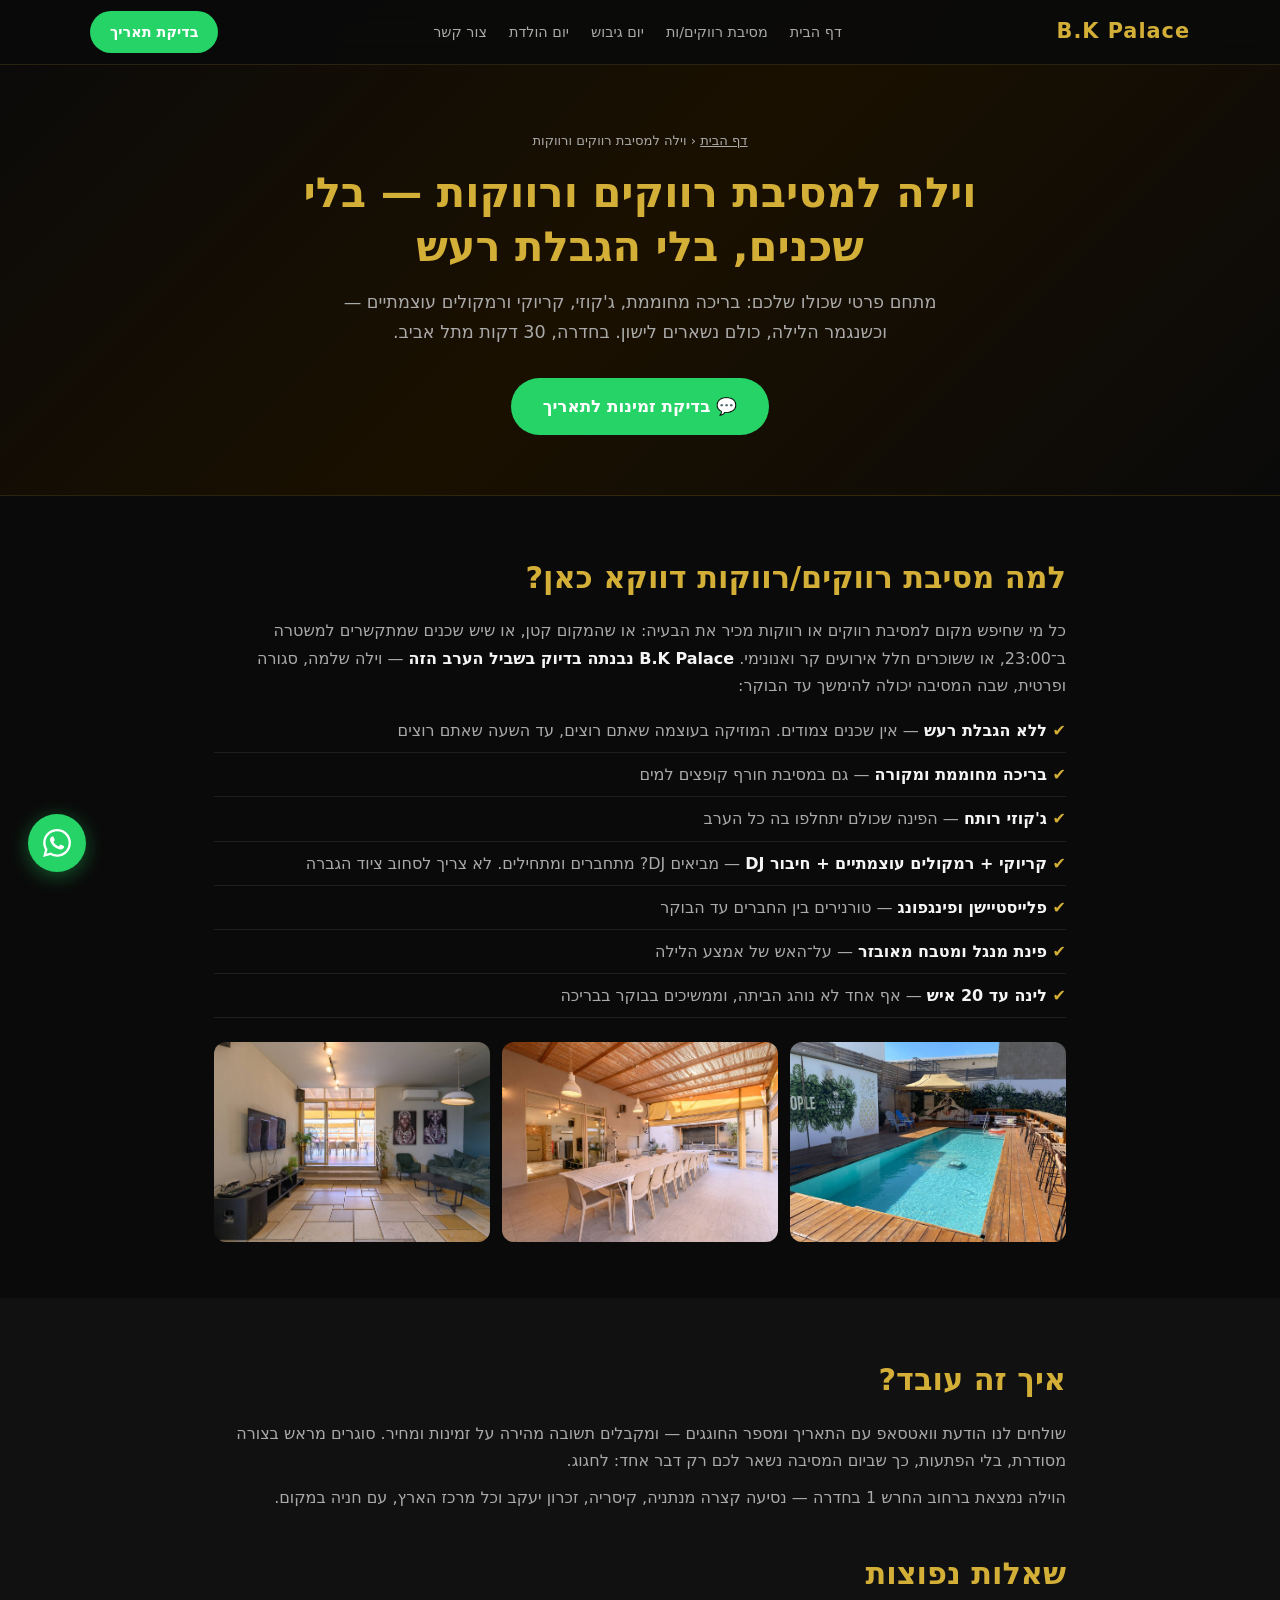
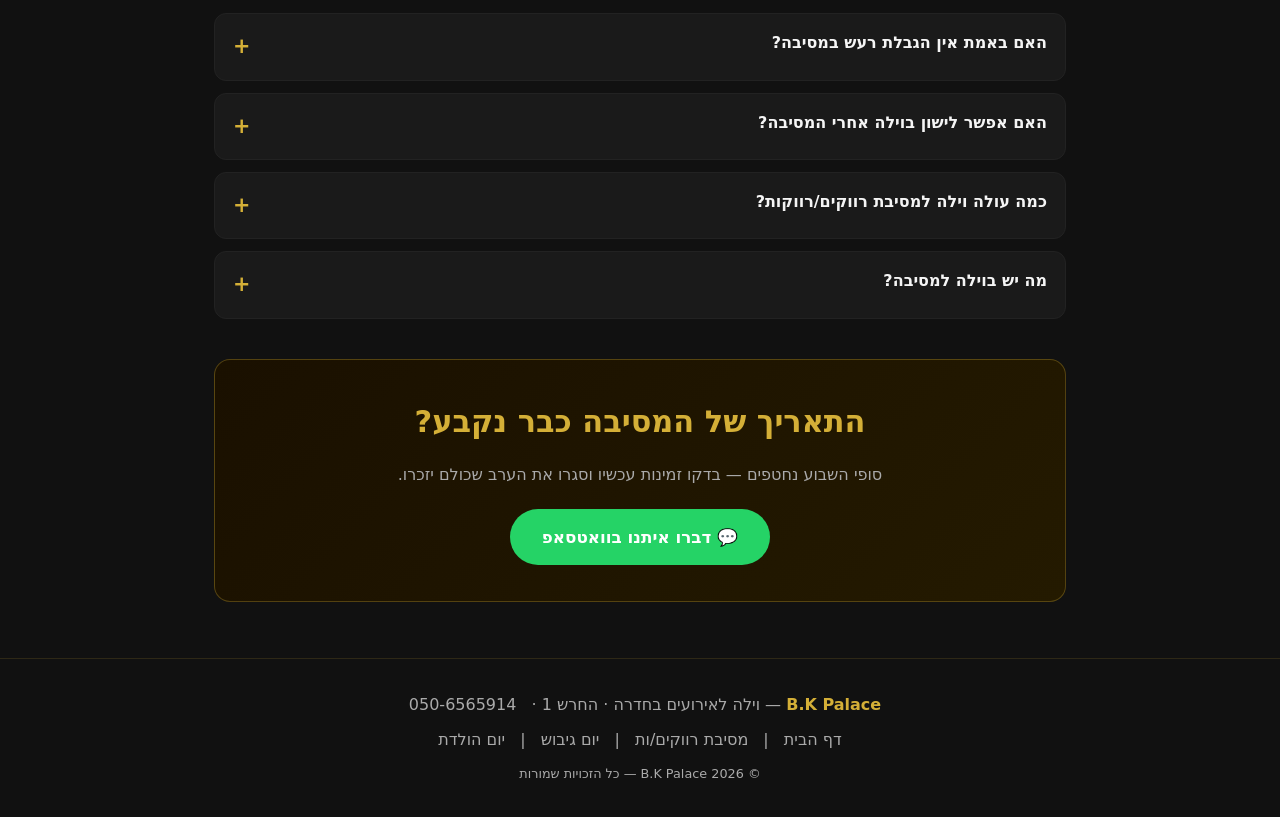
<file: mesibat-ravakim.html>
<!DOCTYPE html>
<html lang="he" dir="rtl">
<head>
<meta charset="UTF-8">
<meta name="viewport" content="width=device-width, initial-scale=1.0">
<title>וילה למסיבת רווקים ורווקות בחדרה — ללא הגבלת רעש | B.K Palace</title>
<meta name="description" content="וילה למסיבת רווקים או רווקות בלי שכנים ובלי הגבלת רעש: בריכה מחוממת, ג'קוזי, קריוקי וחיבור DJ, עד 100 חוגגים ולינה עד 20. בחדרה, נגיש מכל המרכז. 050-6565914">
<meta name="robots" content="index, follow">
<meta name="theme-color" content="#0a0a0a">
<link rel="canonical" href="https://bkpalace.com/mesibat-ravakim.html">
<meta property="og:type" content="website">
<meta property="og:locale" content="he_IL">
<meta property="og:site_name" content="B.K Palace">
<meta property="og:title" content="וילה למסיבת רווקים ורווקות — ללא הגבלת רעש | B.K Palace">
<meta property="og:description" content="מסיבת רווקים/רווקות בוילה פרטית בחדרה: בלי שכנים, בלי הגבלת רעש, בריכה מחוממת, קריוקי ולינה עד 20.">
<meta property="og:url" content="https://bkpalace.com/mesibat-ravakim.html">
<meta property="og:image" content="https://bkpalace.com/images/area1.jpg">
<link rel="stylesheet" href="/landing.css">
<link rel="icon" href="data:image/svg+xml,<svg xmlns='http://www.w3.org/2000/svg' viewBox='0 0 100 100'><text y='.9em' font-size='90'>👑</text></svg>">
<script type="application/ld+json">
{
  "@context": "https://schema.org",
  "@type": "Service",
  "name": "השכרת וילה למסיבות רווקים ורווקות",
  "serviceType": "אירוח מסיבות רווקים ורווקות בוילה פרטית",
  "provider": { "@id": "https://bkpalace.com/#venue" },
  "areaServed": { "@type": "Country", "name": "ישראל" },
  "description": "מסיבת רווקים או רווקות בוילה פרטית בחדרה — ללא הגבלת רעש וללא שכנים, עם בריכה מחוממת ומקורה, ג'קוזי, קריוקי וחיבור DJ, פלייסטיישן, אירוח עד 100 חוגגים ולינה עד 20 איש."
}
</script>
<script type="application/ld+json">
{
  "@context": "https://schema.org",
  "@type": "BreadcrumbList",
  "itemListElement": [
    { "@type": "ListItem", "position": 1, "name": "דף הבית", "item": "https://bkpalace.com/" },
    { "@type": "ListItem", "position": 2, "name": "וילה למסיבת רווקים ורווקות", "item": "https://bkpalace.com/mesibat-ravakim.html" }
  ]
}
</script>
<script type="application/ld+json">
{
  "@context": "https://schema.org",
  "@type": "FAQPage",
  "mainEntity": [
    {
      "@type": "Question",
      "name": "האם באמת אין הגבלת רעש במסיבה?",
      "acceptedAnswer": { "@type": "Answer", "text": "כן — לוילה אין שכנים צמודים, כך שאפשר לחגוג עם מוזיקה, קריוקי ורמקולים בעוצמה מלאה גם בשעות הקטנות של הלילה." }
    },
    {
      "@type": "Question",
      "name": "האם אפשר לישון בוילה אחרי המסיבה?",
      "acceptedAnswer": { "@type": "Answer", "text": "בהחלט — הוילה ערוכה ללינה של עד 20 איש, כך שאף אחד לא צריך לנהוג הביתה בסוף הערב." }
    },
    {
      "@type": "Question",
      "name": "כמה עולה וילה למסיבת רווקים/רווקות?",
      "acceptedAnswer": { "@type": "Answer", "text": "המחיר תלוי ביום בשבוע, בעונה ובמספר המשתתפים. שלחו הודעת וואטסאפ ל-050-6565914 עם התאריך ותקבלו הצעת מחיר מהירה." }
    },
    {
      "@type": "Question",
      "name": "מה יש בוילה למסיבה?",
      "acceptedAnswer": { "@type": "Answer", "text": "בריכה מחוממת ומקורה, ג'קוזי, מערכת קריוקי ורמקולים עוצמתיים עם חיבור DJ, פלייסטיישן, שולחן פינגפונג, פינת מנגל, מטבח מאובזר וחצר פרטית — הכול במתחם סגור שכולו שלכם, למסיבות עד 100 חוגגים." }
    }
  ]
}
</script>
</head>
<body>

<nav aria-label="ניווט ראשי">
  <div class="nav-inner">
    <a class="nav-logo" href="/">B.K Palace</a>
    <ul class="nav-links">
      <li><a href="/">דף הבית</a></li>
      <li><a href="/mesibat-ravakim.html">מסיבת רווקים/ות</a></li>
      <li><a href="/yom-gibush.html">יום גיבוש</a></li>
      <li><a href="/yom-huledet.html">יום הולדת</a></li>
      <li><a href="/#contact">צור קשר</a></li>
    </ul>
    <a class="btn-wa" style="padding:9px 20px;font-size:.9rem" href="https://wa.me/972506565914?text=%D7%94%D7%99%D7%99%2C%20%D7%9E%D7%A2%D7%95%D7%A0%D7%99%D7%99%D7%9F%20%D7%91%D7%95%D7%99%D7%9C%D7%94%20%D7%9C%D7%9E%D7%A1%D7%99%D7%91%D7%AA%20%D7%A8%D7%95%D7%95%D7%A7%D7%99%D7%9D%2F%D7%A8%D7%95%D7%95%D7%A7%D7%95%D7%AA">בדיקת תאריך</a>
  </div>
</nav>

<main>
  <div class="hero">
    <div class="breadcrumbs"><a href="/">דף הבית</a> ‹ וילה למסיבת רווקים ורווקות</div>
    <h1>וילה למסיבת רווקים ורווקות — בלי שכנים, בלי הגבלת רעש</h1>
    <p class="lead">מתחם פרטי שכולו שלכם: בריכה מחוממת, ג'קוזי, קריוקי ורמקולים עוצמתיים — וכשנגמר הלילה, כולם נשארים לישון. בחדרה, 30 דקות מתל אביב.</p>
    <a class="btn-wa" href="https://wa.me/972506565914?text=%D7%94%D7%99%D7%99%2C%20%D7%9E%D7%A2%D7%95%D7%A0%D7%99%D7%99%D7%9F%20%D7%91%D7%95%D7%99%D7%9C%D7%94%20%D7%9C%D7%9E%D7%A1%D7%99%D7%91%D7%AA%20%D7%A8%D7%95%D7%95%D7%A7%D7%99%D7%9D%2F%D7%A8%D7%95%D7%95%D7%A7%D7%95%D7%AA">💬 בדיקת זמינות לתאריך</a>
  </div>

  <section>
    <div class="container">
      <h2>למה מסיבת רווקים/רווקות דווקא כאן?</h2>
      <p>כל מי שחיפש מקום למסיבת רווקים או רווקות מכיר את הבעיה: או שהמקום קטן, או שיש שכנים שמתקשרים למשטרה ב־23:00, או ששוכרים חלל אירועים קר ואנונימי. <strong>B.K Palace נבנתה בדיוק בשביל הערב הזה</strong> — וילה שלמה, סגורה ופרטית, שבה המסיבה יכולה להימשך עד הבוקר:</p>
      <ul class="checks">
        <li><strong>ללא הגבלת רעש</strong> — אין שכנים צמודים. המוזיקה בעוצמה שאתם רוצים, עד השעה שאתם רוצים</li>
        <li><strong>בריכה מחוממת ומקורה</strong> — גם במסיבת חורף קופצים למים</li>
        <li><strong>ג'קוזי רותח</strong> — הפינה שכולם יתחלפו בה כל הערב</li>
        <li><strong>קריוקי + רמקולים עוצמתיים + חיבור DJ</strong> — מביאים DJ? מתחברים ומתחילים. לא צריך לסחוב ציוד הגברה</li>
        <li><strong>פלייסטיישן ופינגפונג</strong> — טורנירים בין החברים עד הבוקר</li>
        <li><strong>פינת מנגל ומטבח מאובזר</strong> — על־האש של אמצע הלילה</li>
        <li><strong>לינה עד 20 איש</strong> — אף אחד לא נוהג הביתה, וממשיכים בבוקר בבריכה</li>
      </ul>
      <div class="img-row">
        <img src="/images/area1.jpg" alt="אזור הבילוי בוילה למסיבות רווקים ורווקות" loading="lazy">
        <img src="/images/pool2.jpg" alt="אזור האירוח החיצוני של הוילה" loading="lazy">
        <img src="/images/living1.jpg" alt="הסלון המרווח של B.K Palace" loading="lazy">
      </div>
    </div>
  </section>

  <section class="alt">
    <div class="container">
      <h2>איך זה עובד?</h2>
      <p>שולחים לנו הודעת וואטסאפ עם התאריך ומספר החוגגים — ומקבלים תשובה מהירה על זמינות ומחיר. סוגרים מראש בצורה מסודרת, בלי הפתעות, כך שביום המסיבה נשאר לכם רק דבר אחד: לחגוג.</p>
      <p style="margin-top:10px">הוילה נמצאת ברחוב החרש 1 בחדרה — נסיעה קצרה מנתניה, קיסריה, זכרון יעקב וכל מרכז הארץ, עם חניה במקום.</p>

      <h2 style="margin-top:36px">שאלות נפוצות</h2>
      <div class="faq-list">
        <details>
          <summary>האם באמת אין הגבלת רעש במסיבה?</summary>
          <p>כן — לוילה אין שכנים צמודים, כך שאפשר לחגוג עם מוזיקה, קריוקי ורמקולים בעוצמה מלאה גם בשעות הקטנות של הלילה.</p>
        </details>
        <details>
          <summary>האם אפשר לישון בוילה אחרי המסיבה?</summary>
          <p>בהחלט — הוילה ערוכה ללינה של עד 20 איש, כך שאף אחד לא צריך לנהוג הביתה בסוף הערב.</p>
        </details>
        <details>
          <summary>כמה עולה וילה למסיבת רווקים/רווקות?</summary>
          <p>המחיר תלוי ביום בשבוע, בעונה ובמספר המשתתפים. שלחו הודעת וואטסאפ ל-050-6565914 עם התאריך ותקבלו הצעת מחיר מהירה.</p>
        </details>
        <details>
          <summary>מה יש בוילה למסיבה?</summary>
          <p>בריכה מחוממת ומקורה, ג'קוזי, מערכת קריוקי ורמקולים עוצמתיים עם חיבור DJ, פלייסטיישן, שולחן פינגפונג, פינת מנגל, מטבח מאובזר וחצר פרטית — הכול במתחם סגור שכולו שלכם, למסיבות עד 100 חוגגים.</p>
        </details>
      </div>

      <div class="cta-band">
        <h2>התאריך של המסיבה כבר נקבע?</h2>
        <p>סופי השבוע נחטפים — בדקו זמינות עכשיו וסגרו את הערב שכולם יזכרו.</p>
        <a class="btn-wa" href="https://wa.me/972506565914?text=%D7%94%D7%99%D7%99%2C%20%D7%9E%D7%A2%D7%95%D7%A0%D7%99%D7%99%D7%9F%20%D7%91%D7%95%D7%99%D7%9C%D7%94%20%D7%9C%D7%9E%D7%A1%D7%99%D7%91%D7%AA%20%D7%A8%D7%95%D7%95%D7%A7%D7%99%D7%9D%2F%D7%A8%D7%95%D7%95%D7%A7%D7%95%D7%AA">💬 דברו איתנו בוואטסאפ</a>
      </div>
    </div>
  </section>
</main>

<footer>
  <p><strong style="color:var(--gold)">B.K Palace</strong> — וילה לאירועים בחדרה · החרש 1 · <a href="tel:0506565914">050-6565914</a></p>
  <p style="margin-top:8px">
    <a href="/">דף הבית</a> |
    <a href="/mesibat-ravakim.html">מסיבת רווקים/ות</a> |
    <a href="/yom-gibush.html">יום גיבוש</a> |
    <a href="/yom-huledet.html">יום הולדת</a>
  </p>
  <p style="margin-top:10px;font-size:.8rem">© 2026 B.K Palace — כל הזכויות שמורות</p>
</footer>

<a class="wa-float" href="https://wa.me/972506565914?text=%D7%94%D7%99%D7%99%2C%20%D7%9E%D7%A2%D7%95%D7%A0%D7%99%D7%99%D7%9F%20%D7%91%D7%95%D7%99%D7%9C%D7%94%20%D7%9C%D7%9E%D7%A1%D7%99%D7%91%D7%AA%20%D7%A8%D7%95%D7%95%D7%A7%D7%99%D7%9D" aria-label="שלחו הודעת וואטסאפ">
  <svg width="28" height="28" viewBox="0 0 24 24" fill="white" aria-hidden="true"><path d="M17.472 14.382c-.297-.149-1.758-.867-2.03-.967-.273-.099-.471-.148-.67.15-.197.297-.767.966-.94 1.164-.173.199-.347.223-.644.075-.297-.15-1.255-.463-2.39-1.475-.883-.788-1.48-1.761-1.653-2.059-.173-.297-.018-.458.13-.606.134-.133.298-.347.446-.52.149-.174.198-.298.298-.497.099-.198.05-.371-.025-.52-.075-.149-.669-1.612-.916-2.207-.242-.579-.487-.5-.669-.51-.173-.008-.371-.01-.57-.01-.198 0-.52.074-.792.372-.272.297-1.04 1.016-1.04 2.479 0 1.462 1.065 2.875 1.213 3.074.149.198 2.096 3.2 5.077 4.487.709.306 1.262.489 1.694.625.712.227 1.36.195 1.871.118.571-.085 1.758-.719 2.006-1.413.248-.694.248-1.289.173-1.413-.074-.124-.272-.198-.57-.347m-5.421 7.403h-.004a9.87 9.87 0 01-5.031-1.378l-.361-.214-3.741.982.998-3.648-.235-.374a9.86 9.86 0 01-1.51-5.26c.001-5.45 4.436-9.884 9.888-9.884 2.64 0 5.122 1.03 6.988 2.898a9.825 9.825 0 012.893 6.994c-.003 5.45-4.437 9.884-9.885 9.884m8.413-18.297A11.815 11.815 0 0012.05 0C5.495 0 .16 5.335.157 11.892c0 2.096.547 4.142 1.588 5.945L.057 24l6.305-1.654a11.882 11.882 0 005.683 1.448h.005c6.554 0 11.89-5.335 11.893-11.893a11.821 11.821 0 00-3.48-8.413z"/></svg>
</a>

</body>
</html>
</file>
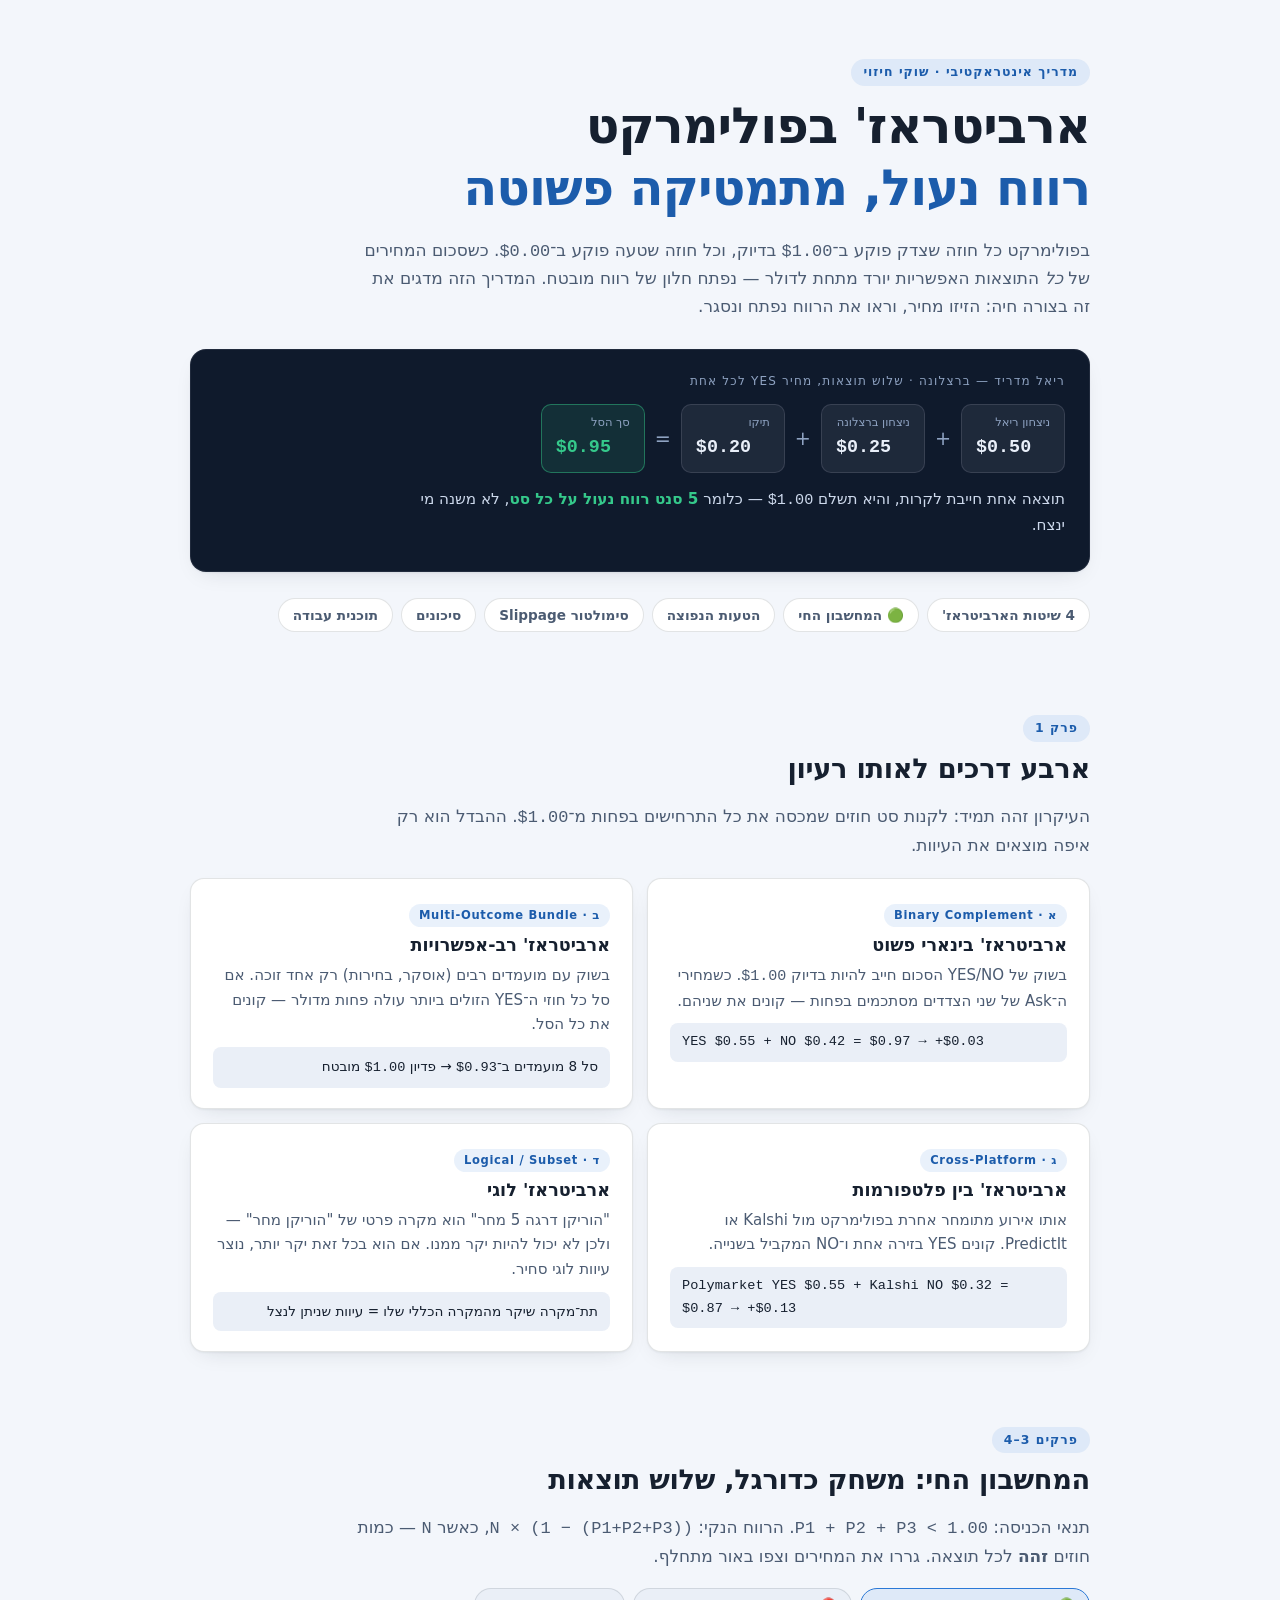
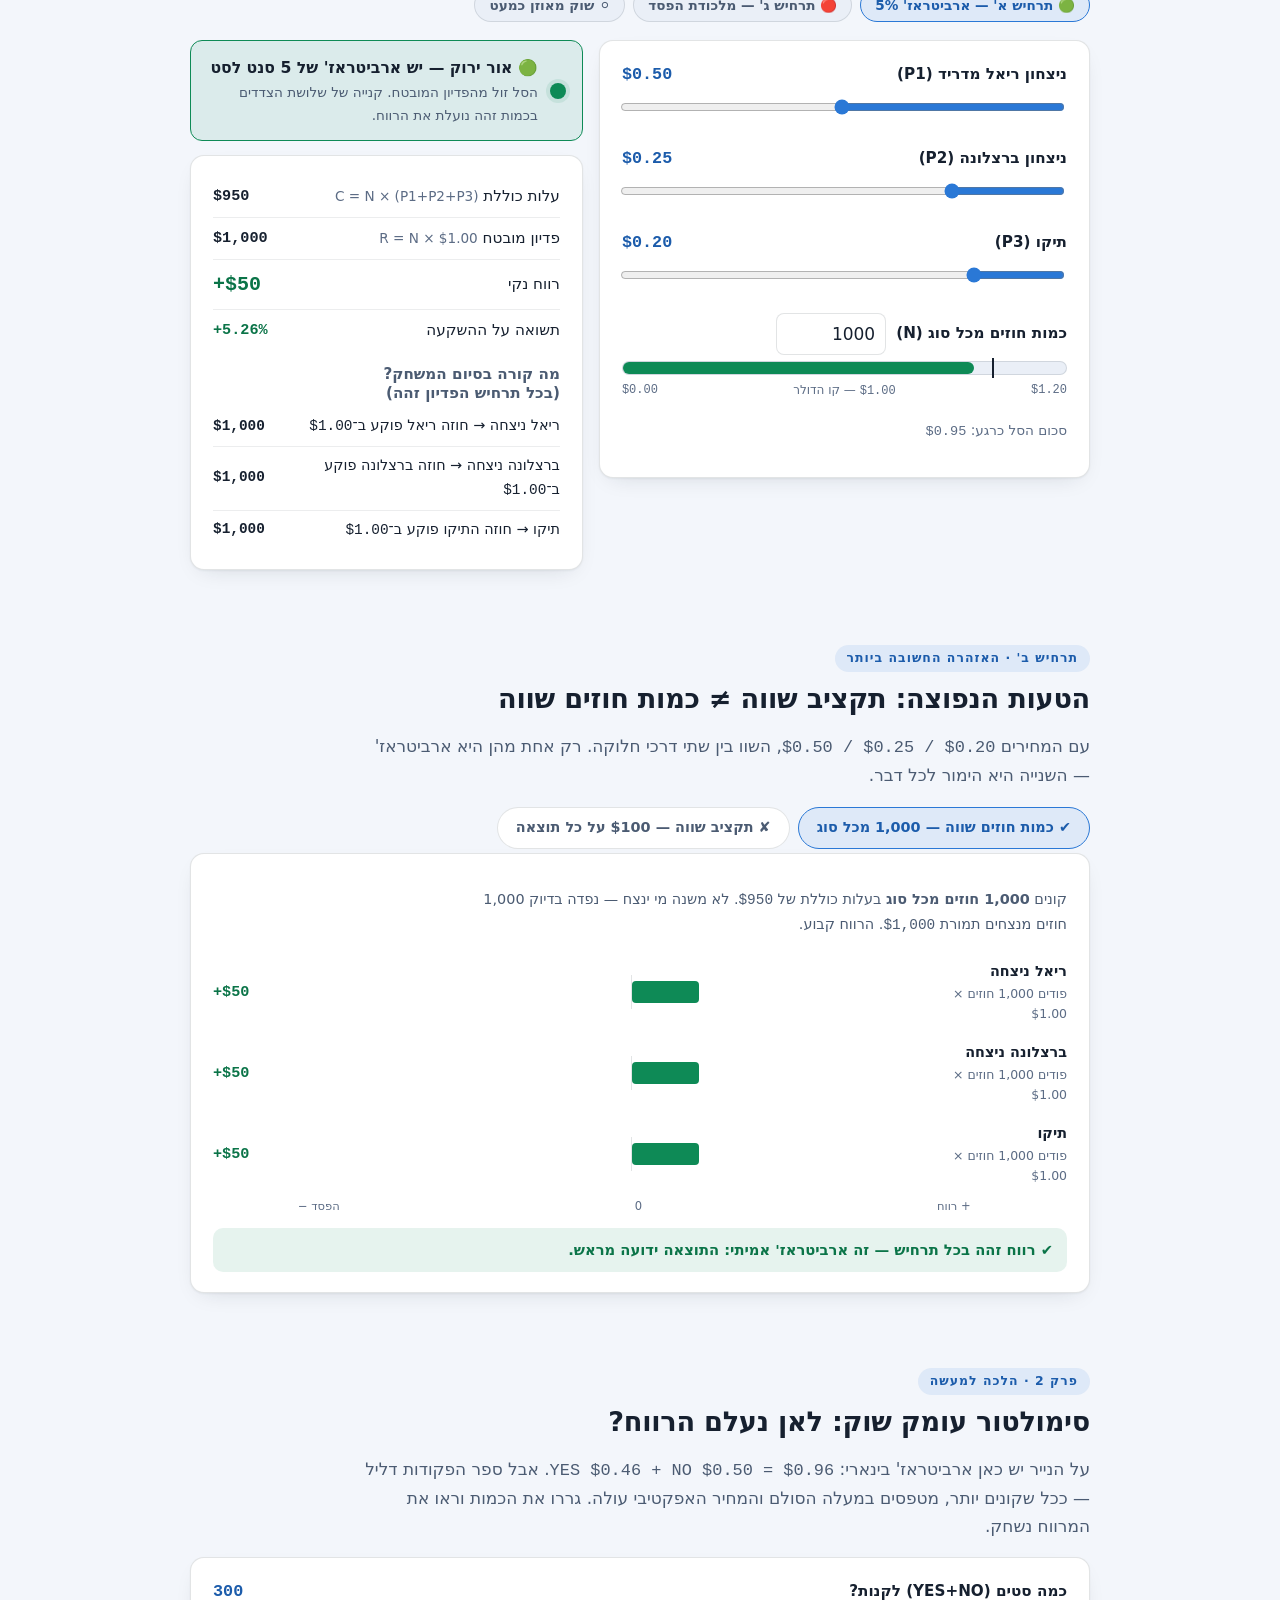
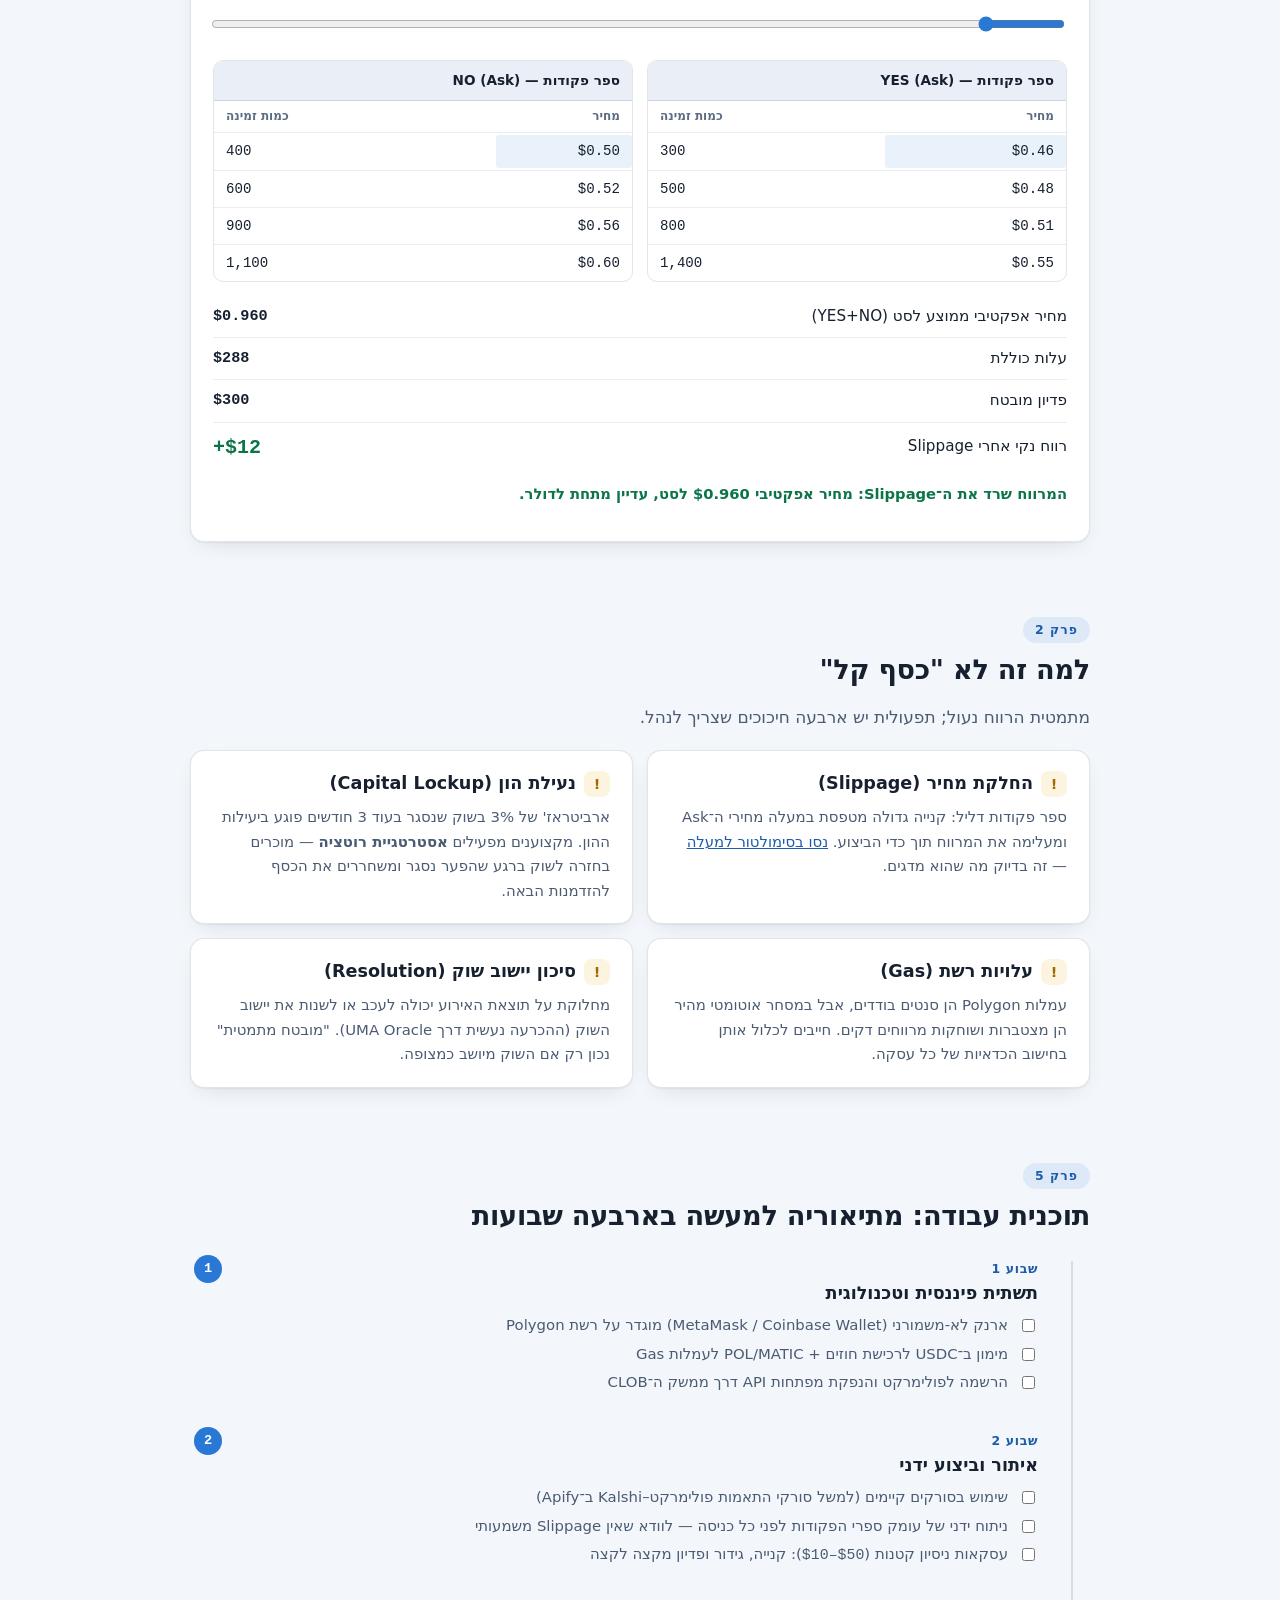
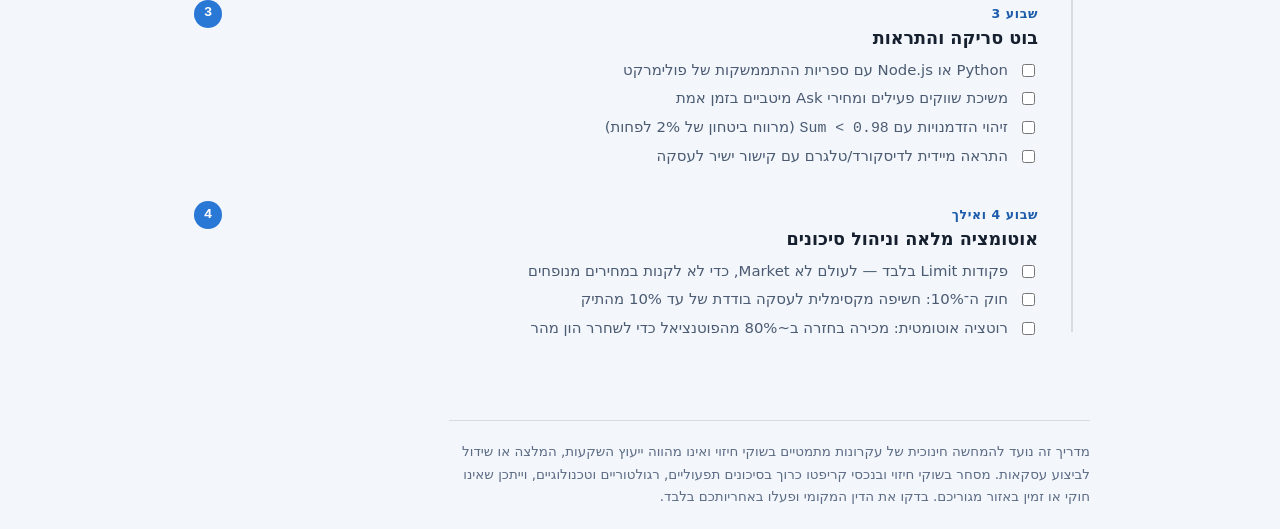
<file: polymarket-arbitrage.html>
<!DOCTYPE html>
<html lang="he" dir="rtl">
<head>
<meta charset="UTF-8">
<meta name="viewport" content="width=device-width, initial-scale=1.0">
<title>ארביטראז' בפולימרקט — מדריך אינטראקטיבי</title>
<meta name="description" content="מדריך אינטראקטיבי לארביטראז' בפולימרקט: מחשבון חי לשוק שלוש-אפשרויות, הדגמת הטעות הנפוצה, סימולטור עומק שוק (Slippage) ותוכנית עבודה שלב-אחר-שלב.">
<meta name="robots" content="noindex">
<style>
/* ============ tokens ============ */
:root {
  color-scheme: light;
  --page:        #f3f6fb;
  --surface:     #ffffff;
  --surface-2:   #eaeff7;
  --ink:         #16202f;
  --ink-2:       #4b5b72;
  --muted:       #5c6c85;
  --hairline:    rgba(22, 32, 47, 0.12);
  --grid:        rgba(22, 32, 47, 0.08);
  --accent:      #2a78d6;
  --accent-ink:  #1c5cab;
  --accent-soft: rgba(42, 120, 214, 0.10);
  --gain:        #0e8a56;   /* validated pair, light surface */
  --loss:        #d03b3b;
  --gain-text:   #0b7448;
  --loss-text:   #bf3030;
  --gain-soft:   rgba(14, 138, 86, 0.10);
  --loss-soft:   rgba(208, 59, 59, 0.10);
  --warn:        #a06a00;
  --warn-soft:   rgba(237, 161, 0, 0.12);
  --ticket:      #0f1a2c;   /* the one dark-committed element in light mode */
  --ticket-ink:  #e9eff9;
  --shadow:      0 1px 2px rgba(22,32,47,.05), 0 8px 24px -12px rgba(22,32,47,.18);
}
@media (prefers-color-scheme: dark) {
  :root:where(:not([data-theme="light"])) {
    color-scheme: dark;
    --page:        #0b1322;
    --surface:     #141f33;
    --surface-2:   #1b2942;
    --ink:         #e9eff9;
    --ink-2:       #b6c3d8;
    --muted:       #92a2bb;
    --hairline:    rgba(233, 239, 249, 0.14);
    --grid:        rgba(233, 239, 249, 0.08);
    --accent:      #5598e7;
    --accent-ink:  #86b6ef;
    --accent-soft: rgba(85, 152, 231, 0.14);
    --gain:        #0c9560;   /* validated pair, dark surface */
    --loss:        #dc4747;
    --gain-text:   #35c98b;
    --loss-text:   #f1707a;
    --gain-soft:   rgba(12, 149, 96, 0.16);
    --loss-soft:   rgba(220, 71, 71, 0.16);
    --warn:        #e8b453;
    --warn-soft:   rgba(232, 180, 83, 0.12);
    --ticket:      #0f1a2c;
    --ticket-ink:  #e9eff9;
    --shadow:      0 1px 2px rgba(0,0,0,.3), 0 10px 28px -14px rgba(0,0,0,.5);
  }
}
:root[data-theme="dark"] {
  color-scheme: dark;
  --page:        #0b1322;
  --surface:     #141f33;
  --surface-2:   #1b2942;
  --ink:         #e9eff9;
  --ink-2:       #b6c3d8;
  --muted:       #92a2bb;
  --hairline:    rgba(233, 239, 249, 0.14);
  --grid:        rgba(233, 239, 249, 0.08);
  --accent:      #5598e7;
  --accent-ink:  #86b6ef;
  --accent-soft: rgba(85, 152, 231, 0.14);
  --gain:        #0c9560;
  --loss:        #dc4747;
  --gain-text:   #35c98b;
  --loss-text:   #f1707a;
  --gain-soft:   rgba(12, 149, 96, 0.16);
  --loss-soft:   rgba(220, 71, 71, 0.16);
  --warn:        #e8b453;
  --warn-soft:   rgba(232, 180, 83, 0.12);
  --ticket:      #0f1a2c;
  --ticket-ink:  #e9eff9;
  --shadow:      0 1px 2px rgba(0,0,0,.3), 0 10px 28px -14px rgba(0,0,0,.5);
}
:root[data-theme="light"] {
  color-scheme: light;
  --page:        #f3f6fb;
  --surface:     #ffffff;
  --surface-2:   #eaeff7;
  --ink:         #16202f;
  --ink-2:       #4b5b72;
  --muted:       #5c6c85;
  --hairline:    rgba(22, 32, 47, 0.12);
  --grid:        rgba(22, 32, 47, 0.08);
  --accent:      #2a78d6;
  --accent-ink:  #1c5cab;
  --accent-soft: rgba(42, 120, 214, 0.10);
  --gain:        #0e8a56;
  --loss:        #d03b3b;
  --gain-text:   #0b7448;
  --loss-text:   #bf3030;
  --gain-soft:   rgba(14, 138, 86, 0.10);
  --loss-soft:   rgba(208, 59, 59, 0.10);
  --warn:        #a06a00;
  --warn-soft:   rgba(237, 161, 0, 0.12);
  --ticket:      #0f1a2c;
  --ticket-ink:  #e9eff9;
  --shadow:      0 1px 2px rgba(22,32,47,.05), 0 8px 24px -12px rgba(22,32,47,.18);
}

/* ============ base ============ */
* { box-sizing: border-box; }
html { scroll-behavior: smooth; }
@media (prefers-reduced-motion: reduce) {
  html { scroll-behavior: auto; }
  *, *::before, *::after { transition: none !important; animation: none !important; }
}
body {
  margin: 0;
  background: var(--page);
  color: var(--ink);
  font-family: system-ui, -apple-system, "Segoe UI", Roboto, "Helvetica Neue", "Noto Sans Hebrew", Arial, sans-serif;
  font-size: 17px;
  line-height: 1.65;
  -webkit-font-smoothing: antialiased;
}
.num, .mono {
  font-family: ui-monospace, "SF Mono", "Cascadia Mono", Consolas, Menlo, monospace;
  font-variant-numeric: tabular-nums;
  direction: ltr;
  unicode-bidi: isolate;
}
.wrap { max-width: 940px; margin: 0 auto; padding: 0 20px; }
section { margin: 72px 0; }
h1, h2, h3 { text-wrap: balance; line-height: 1.25; }
h2 { font-size: 1.7rem; margin: 0 0 6px; letter-spacing: -0.01em; }
h3 { font-size: 1.1rem; margin: 0 0 4px; }
p { max-width: 68ch; }
a { color: var(--accent-ink); }
.eyebrow {
  display: inline-block;
  font-size: 0.78rem;
  font-weight: 700;
  letter-spacing: 0.08em;
  color: var(--accent-ink);
  background: var(--accent-soft);
  border-radius: 999px;
  padding: 3px 12px;
  margin-bottom: 10px;
}
.lede { color: var(--ink-2); font-size: 1.06rem; }
.footnote { color: var(--muted); font-size: 0.85rem; }
:is(button, input, a, summary):focus-visible {
  outline: 2px solid var(--accent);
  outline-offset: 2px;
  border-radius: 6px;
}

/* ============ masthead ============ */
.masthead { padding: 56px 0 8px; }
.masthead h1 {
  font-size: clamp(2rem, 5.5vw, 3.1rem);
  font-weight: 800;
  letter-spacing: -0.02em;
  margin: 0 0 12px;
}
.masthead h1 .accent { color: var(--accent-ink); }

/* the hero ticket — a dark trading stub in both themes */
.hero-ticket {
  margin-top: 28px;
  background: var(--ticket);
  color: var(--ticket-ink);
  border-radius: 16px;
  padding: 22px 24px 18px;
  box-shadow: var(--shadow);
  border: 1px solid rgba(233,239,249,0.08);
}
.hero-ticket .label {
  font-size: 0.75rem; letter-spacing: 0.1em; color: #8fa3c2; margin-bottom: 12px;
}
.ticket-row { display: flex; flex-wrap: wrap; align-items: center; gap: 10px; }
.chip {
  background: rgba(233,239,249,0.07);
  border: 1px solid rgba(233,239,249,0.12);
  border-radius: 10px;
  padding: 8px 14px;
  display: flex; flex-direction: column; gap: 1px;
  min-width: 104px;
}
.chip .name { font-size: 0.72rem; color: #8fa3c2; }
.chip .price { font-size: 1.15rem; font-weight: 700; }
.op { font-size: 1.2rem; color: #8fa3c2; }
.chip.sum { background: rgba(53,201,139,0.12); border-color: rgba(53,201,139,0.45); }
.chip.sum .price { color: #35c98b; }
.hero-verdict { margin-top: 14px; font-size: 0.95rem; color: #cdd9ec; }
.hero-verdict strong { color: #35c98b; }

/* ============ toc chips ============ */
.toc { display: flex; flex-wrap: wrap; gap: 8px; margin: 26px 0 0; padding: 0; list-style: none; }
.toc a {
  display: inline-block; text-decoration: none;
  font-size: 0.85rem; font-weight: 600;
  color: var(--ink-2);
  background: var(--surface);
  border: 1px solid var(--hairline);
  border-radius: 999px; padding: 5px 14px;
}
.toc a:hover { border-color: var(--accent); color: var(--accent-ink); }

/* ============ cards ============ */
.card {
  background: var(--surface);
  border: 1px solid var(--hairline);
  border-radius: 14px;
  padding: 20px 22px;
  box-shadow: var(--shadow);
}
.grid-2 { display: grid; grid-template-columns: repeat(auto-fit, minmax(340px, 1fr)); gap: 14px; }
.method-card .tag {
  display: inline-block; font-size: 0.72rem; font-weight: 700; letter-spacing: 0.06em;
  color: var(--accent-ink); background: var(--accent-soft);
  padding: 2px 10px; border-radius: 999px; margin-bottom: 8px;
}
.method-card p { font-size: 0.94rem; color: var(--ink-2); margin: 6px 0 10px; }
.method-example {
  font-size: 0.85rem;
  background: var(--surface-2);
  border-radius: 8px;
  padding: 8px 12px;
  color: var(--ink);
}

/* ============ formula ============ */
.formula {
  background: var(--surface-2);
  border-radius: 10px;
  padding: 10px 16px;
  font-size: 1.02rem;
  overflow-x: auto;
  white-space: nowrap;
}

/* ============ lab (calculator) ============ */
.lab { display: grid; grid-template-columns: minmax(300px, 5fr) minmax(280px, 4fr); gap: 16px; align-items: start; }
@media (max-width: 760px) { .lab { grid-template-columns: 1fr; } }
.presets { display: flex; flex-wrap: wrap; gap: 8px; margin-bottom: 18px; }
.preset {
  font: inherit; font-size: 0.85rem; font-weight: 600;
  color: var(--ink-2); background: var(--surface-2);
  border: 1px solid var(--hairline); border-radius: 999px;
  padding: 5px 14px; cursor: pointer;
}
.preset:hover { border-color: var(--accent); color: var(--accent-ink); }
.preset[aria-pressed="true"] { background: var(--accent-soft); border-color: var(--accent); color: var(--accent-ink); }
.slider-row { margin-bottom: 16px; }
.slider-head { display: flex; justify-content: space-between; align-items: baseline; margin-bottom: 2px; }
.slider-head label { font-weight: 600; font-size: 0.95rem; }
.slider-head .val { font-size: 1.05rem; font-weight: 700; color: var(--accent-ink); }
input[type="range"] { width: 100%; accent-color: var(--accent); height: 28px; }
.n-row { display: flex; align-items: center; gap: 10px; margin-top: 6px; flex-wrap: wrap; }
.n-row label { font-weight: 600; font-size: 0.95rem; }
input[type="number"] {
  font: inherit; width: 110px;
  background: var(--surface); color: var(--ink);
  border: 1px solid var(--hairline); border-radius: 8px;
  padding: 6px 10px;
  font-variant-numeric: tabular-nums;
}

/* signal */
.signal {
  display: flex; align-items: center; gap: 12px;
  border-radius: 12px; padding: 14px 16px; margin-bottom: 14px;
  border: 1px solid var(--hairline);
  background: var(--surface-2);
}
.signal .lamp {
  width: 16px; height: 16px; border-radius: 50%; flex: none;
  background: var(--muted);
  box-shadow: 0 0 0 4px var(--grid);
}
.signal[data-state="go"]   { background: var(--gain-soft); border-color: var(--gain); }
.signal[data-state="go"] .lamp { background: var(--gain); box-shadow: 0 0 0 4px var(--gain-soft); }
.signal[data-state="stop"] { background: var(--loss-soft); border-color: var(--loss); }
.signal[data-state="stop"] .lamp { background: var(--loss); box-shadow: 0 0 0 4px var(--loss-soft); }
.signal .txt { font-weight: 700; font-size: 0.98rem; }
.signal .sub { display: block; font-weight: 400; font-size: 0.85rem; color: var(--ink-2); }

/* gauge: sum vs the $1.00 line — numeric axis stays LTR */
.gauge { margin: 6px 0 18px; direction: ltr; }
.gauge-track {
  position: relative; height: 14px; border-radius: 7px;
  background: var(--surface-2);
  border: 1px solid var(--hairline);
  overflow: hidden;
}
.gauge-fill {
  position: absolute; inset-inline-start: 0; top: 0; bottom: 0;
  background: var(--gain);
  border-radius: 0 7px 7px 0;
  transition: width .18s ease;
}
.gauge-fill.over { background: var(--loss); }
.gauge-mark {
  position: absolute; top: -4px; bottom: -4px; width: 2px;
  background: var(--ink);
  inset-inline-start: calc(100% / 1.2);
}
.gauge-track { overflow: visible; }
.gauge-track .clip { position: absolute; inset: 0; border-radius: 7px; overflow: hidden; }
.gauge-labels { display: flex; justify-content: space-between; font-size: 0.75rem; color: var(--muted); margin-top: 6px; }

/* readout table */
.readout { width: 100%; border-collapse: collapse; font-size: 0.95rem; }
.readout td { padding: 8px 0; border-bottom: 1px solid var(--grid); }
.readout tr:last-child td { border-bottom: none; }
.readout td:last-child { text-align: left; font-weight: 700; }
.readout .big { font-size: 1.25rem; }
.pl-gain { color: var(--gain-text); }
.pl-loss { color: var(--loss-text); }

.outcomes { margin-top: 14px; }
.outcomes h3 { font-size: 0.95rem; color: var(--ink-2); font-weight: 600; }
.outcome-row {
  display: flex; align-items: center; justify-content: space-between; gap: 10px;
  padding: 7px 0; border-bottom: 1px solid var(--grid); font-size: 0.9rem;
}
.outcome-row:last-child { border-bottom: none; }
.outcome-row .payout { font-weight: 700; }

/* ============ bar chart (mistake demo) ============ */
.mode-toggle { display: flex; gap: 8px; flex-wrap: wrap; margin: 14px 0 4px; }
.mode-btn {
  font: inherit; font-size: 0.9rem; font-weight: 700;
  padding: 8px 18px; border-radius: 999px; cursor: pointer;
  border: 1px solid var(--hairline);
  background: var(--surface); color: var(--ink-2);
}
.mode-btn[aria-pressed="true"] {
  background: var(--accent-soft); border-color: var(--accent); color: var(--accent-ink);
}
.mode-note { font-size: 0.9rem; color: var(--ink-2); min-height: 3.2em; max-width: 66ch; }
.plchart { margin-top: 10px; }
.plchart .row {
  display: grid;
  grid-template-columns: 7.5em 1fr 6.5em;
  align-items: center; gap: 10px;
  padding: 8px 0;
}
.plchart .who { font-size: 0.9rem; font-weight: 600; }
.plchart .who small { display: block; font-weight: 400; color: var(--muted); font-size: 0.78rem; }
.plchart .track { position: relative; height: 22px; }
.plchart .axis {
  position: absolute; top: -6px; bottom: -6px; width: 1px;
  background: var(--hairline); inset-inline-start: 50%;
}
.plchart .bar {
  position: absolute; top: 0; bottom: 0;
  border-radius: 4px;
  min-width: 3px;
  transition: width .25s ease;
}
/* numeric axis is LTR: gains grow right, losses grow left of the zero line */
.plchart .bar.gain { background: var(--gain); left: 50%; }
.plchart .bar.loss { background: var(--loss); right: 50%; }
.plchart .amt { font-weight: 700; font-size: 0.95rem; text-align: left; }
.plchart .zero {
  display: flex; justify-content: space-between; direction: ltr;
  font-size: 0.72rem; color: var(--muted); margin-top: 2px;
  padding: 0 calc(7.5em + 10px) 0 calc(6.5em + 10px); /* mirror the grid columns so labels sit under the track */
}
.verdict-line {
  margin-top: 12px; padding: 10px 14px; border-radius: 10px;
  font-size: 0.92rem; font-weight: 600;
}
.verdict-line.good { background: var(--gain-soft); color: var(--gain-text); }
.verdict-line.bad  { background: var(--warn-soft); color: var(--warn); }

/* ============ depth / order book ============ */
.depth-grid { display: grid; grid-template-columns: 1fr 1fr; gap: 14px; margin-top: 14px; }
@media (max-width: 640px) { .depth-grid { grid-template-columns: 1fr; } }
.book { border: 1px solid var(--hairline); border-radius: 10px; overflow: hidden; }
.book header {
  padding: 8px 12px; font-size: 0.85rem; font-weight: 700;
  background: var(--surface-2); border-bottom: 1px solid var(--hairline);
}
.book table { width: 100%; border-collapse: collapse; font-size: 0.88rem; }
.book th {
  text-align: right; font-weight: 600; font-size: 0.75rem; color: var(--muted);
  padding: 6px 12px; border-bottom: 1px solid var(--grid);
}
.book th:last-child, .book td:last-child { text-align: left; }
.book td { padding: 6px 12px; border-bottom: 1px solid var(--grid); position: relative; }
.book tr:last-child td { border-bottom: none; }
.book td .consumed {
  position: absolute; inset-inline-start: 0; top: 2px; bottom: 2px;
  background: var(--accent-soft); z-index: 0; border-radius: 3px;
  transition: width .18s ease;
}
.book td span { position: relative; z-index: 1; }
.depth-readout { margin-top: 14px; }
.depth-msg { margin-top: 10px; font-size: 0.92rem; font-weight: 600; }

/* ============ risks ============ */
.risk-card h3 { display: flex; align-items: center; gap: 8px; }
.risk-card .icon {
  flex: none; width: 26px; height: 26px; border-radius: 8px;
  display: grid; place-items: center;
  background: var(--warn-soft); color: var(--warn); font-size: 0.9rem; font-weight: 800;
}
.risk-card p { font-size: 0.93rem; color: var(--ink-2); margin: 8px 0 0; }

/* ============ plan / timeline ============ */
.timeline { list-style: none; margin: 20px 0 0; padding: 0; position: relative; }
.timeline::before {
  content: ""; position: absolute; top: 8px; bottom: 8px;
  inset-inline-start: 17px; width: 2px; background: var(--hairline);
}
.timeline > li { position: relative; padding: 0 52px 26px 0; }
.timeline > li:last-child { padding-bottom: 0; }
.tl-dot {
  position: absolute; inset-inline-start: 4px; top: 2px;
  width: 28px; height: 28px; border-radius: 50%;
  background: var(--accent); color: #fff;
  display: grid; place-items: center;
  font-size: 0.85rem; font-weight: 800;
  font-variant-numeric: tabular-nums;
}
.timeline .when { font-size: 0.78rem; font-weight: 700; letter-spacing: 0.05em; color: var(--accent-ink); }
.timeline h3 { margin: 2px 0 6px; }
.checklist { list-style: none; margin: 8px 0 0; padding: 0; }
.checklist li { margin: 4px 0; }
.checklist label {
  display: flex; gap: 10px; align-items: baseline;
  font-size: 0.93rem; color: var(--ink-2); cursor: pointer;
}
.checklist input[type="checkbox"] { accent-color: var(--accent); transform: translateY(2px); flex: none; }
.checklist input:checked + span { text-decoration: line-through; color: var(--muted); }

/* ============ footer ============ */
.disclaimer {
  margin: 80px 0 40px;
  border-top: 1px solid var(--hairline);
  padding-top: 20px;
  font-size: 0.84rem; color: var(--muted);
  max-width: 75ch;
}
</style>
</head>
<body>
<div class="wrap">

<!-- ============ masthead ============ -->
<header class="masthead">
  <span class="eyebrow">מדריך אינטראקטיבי · שוקי חיזוי</span>
  <h1>ארביטראז' בפולימרקט<br><span class="accent">רווח נעול, מתמטיקה פשוטה</span></h1>
  <p class="lede">
    בפולימרקט כל חוזה שצדק פוקע ב־<span class="num">$1.00</span> בדיוק, וכל חוזה שטעה פוקע ב־<span class="num">$0.00</span>.
    כשסכום המחירים של <em>כל</em> התוצאות האפשריות יורד מתחת לדולר — נפתח חלון של רווח מובטח.
    המדריך הזה מדגים את זה בצורה חיה: הזיזו מחיר, וראו את הרווח נפתח ונסגר.
  </p>

  <div class="hero-ticket" role="img" aria-label="דוגמה: קניית שלוש התוצאות של משחק כדורגל בסכום כולל של 95 סנט מבטיחה פדיון של דולר אחד — רווח של 5 סנט לכל סט">
    <div class="label">ריאל מדריד — ברצלונה · שלוש תוצאות, מחיר YES לכל אחת</div>
    <div class="ticket-row">
      <div class="chip"><span class="name">ניצחון ריאל</span><span class="price num">$0.50</span></div>
      <span class="op">+</span>
      <div class="chip"><span class="name">ניצחון ברצלונה</span><span class="price num">$0.25</span></div>
      <span class="op">+</span>
      <div class="chip"><span class="name">תיקו</span><span class="price num">$0.20</span></div>
      <span class="op">=</span>
      <div class="chip sum"><span class="name">סך הסל</span><span class="price num">$0.95</span></div>
    </div>
    <p class="hero-verdict">תוצאה אחת חייבת לקרות, והיא תשלם <span class="num">$1.00</span> — כלומר <strong>5 סנט רווח נעול על כל סט</strong>, לא משנה מי ינצח.</p>
  </div>

  <ul class="toc">
    <li><a href="#methods">4 שיטות הארביטראז'</a></li>
    <li><a href="#calc">🟢 המחשבון החי</a></li>
    <li><a href="#mistake">הטעות הנפוצה</a></li>
    <li><a href="#depth">סימולטור Slippage</a></li>
    <li><a href="#risks">סיכונים</a></li>
    <li><a href="#plan">תוכנית עבודה</a></li>
  </ul>
</header>

<!-- ============ methods ============ -->
<section id="methods">
  <span class="eyebrow">פרק 1</span>
  <h2>ארבע דרכים לאותו רעיון</h2>
  <p class="lede">העיקרון זהה תמיד: לקנות סט חוזים שמכסה את כל התרחישים בפחות מ־<span class="num">$1.00</span>. ההבדל הוא רק איפה מוצאים את העיוות.</p>
  <div class="grid-2" style="margin-top:18px">
    <div class="card method-card">
      <span class="tag">א · Binary Complement</span>
      <h3>ארביטראז' בינארי פשוט</h3>
      <p>בשוק של YES/NO הסכום חייב להיות בדיוק <span class="num">$1.00</span>. כשמחירי ה־Ask של שני הצדדים מסתכמים בפחות — קונים את שניהם.</p>
      <div class="method-example num">YES $0.55 + NO $0.42 = $0.97 → +$0.03</div>
    </div>
    <div class="card method-card">
      <span class="tag">ב · Multi-Outcome Bundle</span>
      <h3>ארביטראז' רב-אפשרויות</h3>
      <p>בשוק עם מועמדים רבים (אוסקר, בחירות) רק אחד זוכה. אם סל כל חוזי ה־YES הזולים ביותר עולה פחות מדולר — קונים את כל הסל.</p>
      <div class="method-example">סל 8 מועמדים ב־<span class="num">$0.93</span> → פדיון <span class="num">$1.00</span> מובטח</div>
    </div>
    <div class="card method-card">
      <span class="tag">ג · Cross-Platform</span>
      <h3>ארביטראז' בין פלטפורמות</h3>
      <p>אותו אירוע מתומחר אחרת בפולימרקט מול Kalshi או PredictIt. קונים YES בזירה אחת ו־NO המקביל בשנייה.</p>
      <div class="method-example num">Polymarket YES $0.55 + Kalshi NO $0.32 = $0.87 → +$0.13</div>
    </div>
    <div class="card method-card">
      <span class="tag">ד · Logical / Subset</span>
      <h3>ארביטראז' לוגי</h3>
      <p>"הוריקן דרגה 5 מחר" הוא מקרה פרטי של "הוריקן מחר" — ולכן לא יכול להיות יקר ממנו. אם הוא בכל זאת יקר יותר, נוצר עיוות לוגי סחיר.</p>
      <div class="method-example">תת־מקרה שיקר מהמקרה הכללי שלו = עיוות שניתן לנצל</div>
    </div>
  </div>
</section>

<!-- ============ calculator ============ -->
<section id="calc">
  <span class="eyebrow">פרקים 3–4</span>
  <h2>המחשבון החי: משחק כדורגל, שלוש תוצאות</h2>
  <p class="lede">
    תנאי הכניסה: <span class="num">P1 + P2 + P3 &lt; 1.00</span>.
    הרווח הנקי: <span class="num">N × (1 − (P1+P2+P3))</span>, כאשר <span class="num">N</span> — כמות חוזים <strong>זהה</strong> לכל תוצאה.
    גררו את המחירים וצפו באור מתחלף.
  </p>

  <div class="presets" role="group" aria-label="תרחישים מוכנים">
    <button class="preset" data-preset="a" aria-pressed="true">🟢 תרחיש א' — ארביטראז' 5%</button>
    <button class="preset" data-preset="c" aria-pressed="false">🔴 תרחיש ג' — מלכודת הפסד</button>
    <button class="preset" data-preset="even" aria-pressed="false">⚪ שוק מאוזן כמעט</button>
  </div>

  <div class="lab">
    <div class="card">
      <div class="slider-row">
        <div class="slider-head">
          <label for="p1">ניצחון ריאל מדריד (P1)</label>
          <span class="val num" id="p1v">$0.50</span>
        </div>
        <input type="range" id="p1" min="1" max="99" value="50" aria-describedby="sumline">
      </div>
      <div class="slider-row">
        <div class="slider-head">
          <label for="p2">ניצחון ברצלונה (P2)</label>
          <span class="val num" id="p2v">$0.25</span>
        </div>
        <input type="range" id="p2" min="1" max="99" value="25" aria-describedby="sumline">
      </div>
      <div class="slider-row">
        <div class="slider-head">
          <label for="p3">תיקו (P3)</label>
          <span class="val num" id="p3v">$0.20</span>
        </div>
        <input type="range" id="p3" min="1" max="99" value="20" aria-describedby="sumline">
      </div>
      <div class="n-row">
        <label for="nshares">כמות חוזים מכל סוג (N)</label>
        <input type="number" id="nshares" min="1" max="1000000" step="100" value="1000">
      </div>

      <div class="gauge">
        <div class="gauge-track">
          <div class="clip"><div class="gauge-fill" id="gaugeFill" style="width:79%"></div></div>
          <div class="gauge-mark" aria-hidden="true"></div>
        </div>
        <div class="gauge-labels" aria-hidden="true">
          <span class="num">$0.00</span>
          <span>קו הדולר — <span class="num">$1.00</span></span>
          <span class="num">$1.20</span>
        </div>
      </div>
      <p class="footnote" id="sumline">סכום הסל כרגע: <span class="num" id="sumOut">$0.95</span></p>
    </div>

    <div>
      <div class="signal" data-state="go" id="signal" role="status" aria-live="polite">
        <span class="lamp" aria-hidden="true"></span>
        <span class="txt" id="signalTxt">🟢 אור ירוק — יש ארביטראז'
          <span class="sub" id="signalSub">הסל זול מהפדיון המובטח. קנייה של שלושת הצדדים נועלת רווח.</span>
        </span>
      </div>
      <div class="card">
        <table class="readout">
          <tbody>
            <tr><td>עלות כוללת <span class="footnote">C = N × (P1+P2+P3)</span></td><td class="num" id="costOut">$950</td></tr>
            <tr><td>פדיון מובטח <span class="footnote">R = N × $1.00</span></td><td class="num" id="revOut">$1,000</td></tr>
            <tr><td>רווח נקי</td><td class="num big" id="profitOut">+$50</td></tr>
            <tr><td>תשואה על ההשקעה</td><td class="num" id="roiOut">+5.26%</td></tr>
          </tbody>
        </table>
        <div class="outcomes">
          <h3>מה קורה בסיום המשחק? (בכל תרחיש הפדיון זהה)</h3>
          <div class="outcome-row"><span>ריאל ניצחה → חוזה ריאל פוקע ב־<span class="num">$1.00</span></span><span class="payout num" id="pay1">$1,000</span></div>
          <div class="outcome-row"><span>ברצלונה ניצחה → חוזה ברצלונה פוקע ב־<span class="num">$1.00</span></span><span class="payout num" id="pay2">$1,000</span></div>
          <div class="outcome-row"><span>תיקו → חוזה התיקו פוקע ב־<span class="num">$1.00</span></span><span class="payout num" id="pay3">$1,000</span></div>
        </div>
      </div>
    </div>
  </div>
</section>

<!-- ============ mistake ============ -->
<section id="mistake">
  <span class="eyebrow">תרחיש ב' · האזהרה החשובה ביותר</span>
  <h2>הטעות הנפוצה: תקציב שווה ≠ כמות חוזים שווה</h2>
  <p class="lede">
    עם המחירים <span class="num">$0.50 / $0.25 / $0.20</span>, השוו בין שתי דרכי חלוקה.
    רק אחת מהן היא ארביטראז' — השנייה היא הימור לכל דבר.
  </p>
  <div class="mode-toggle" role="group" aria-label="בחירת שיטת חלוקה">
    <button class="mode-btn" id="modeShares" aria-pressed="true">✔ כמות חוזים שווה — 1,000 מכל סוג</button>
    <button class="mode-btn" id="modeBudget" aria-pressed="false">✘ תקציב שווה — $100 על כל תוצאה</button>
  </div>
  <div class="card">
    <p class="mode-note" id="modeNote">
      קונים <strong>1,000 חוזים מכל סוג</strong> בעלות כוללת של <span class="num">$950</span>.
      לא משנה מי ינצח — נפדה בדיוק 1,000 חוזים מנצחים תמורת <span class="num">$1,000</span>. הרווח קבוע.
    </p>
    <div class="plchart" id="plchart" aria-live="polite">
      <div class="row">
        <span class="who">ריאל ניצחה<small id="d1"></small></span>
        <span class="track"><span class="axis" aria-hidden="true"></span><span class="bar gain" id="bar1"></span></span>
        <span class="amt num" id="amt1"></span>
      </div>
      <div class="row">
        <span class="who">ברצלונה ניצחה<small id="d2"></small></span>
        <span class="track"><span class="axis" aria-hidden="true"></span><span class="bar gain" id="bar2"></span></span>
        <span class="amt num" id="amt2"></span>
      </div>
      <div class="row">
        <span class="who">תיקו<small id="d3"></small></span>
        <span class="track"><span class="axis" aria-hidden="true"></span><span class="bar gain" id="bar3"></span></span>
        <span class="amt num" id="amt3"></span>
      </div>
      <div class="zero" aria-hidden="true"><span>− הפסד</span><span>0</span><span>רווח +</span></div>
    </div>
    <div class="verdict-line good" id="mistakeVerdict">
      ✔ רווח זהה בכל תרחיש — זה ארביטראז' אמיתי: התוצאה ידועה מראש.
    </div>
  </div>
</section>

<!-- ============ depth / slippage ============ -->
<section id="depth">
  <span class="eyebrow">פרק 2 · הלכה למעשה</span>
  <h2>סימולטור עומק שוק: לאן נעלם הרווח?</h2>
  <p class="lede">
    על הנייר יש כאן ארביטראז' בינארי: <span class="num">YES $0.46 + NO $0.50 = $0.96</span>.
    אבל ספר הפקודות דליל — ככל שקונים יותר, מטפסים במעלה הסולם והמחיר האפקטיבי עולה.
    גררו את הכמות וראו את המרווח נשחק.
  </p>
  <div class="card" style="margin-top:16px">
    <div class="slider-row" style="margin-bottom:4px">
      <div class="slider-head">
        <label for="depthN">כמה סטים (YES+NO) לקנות?</label>
        <span class="val num" id="depthNv">300</span>
      </div>
      <input type="range" id="depthN" min="50" max="3000" step="50" value="300">
    </div>
    <div class="depth-grid">
      <div class="book">
        <header>ספר פקודות — YES (Ask)</header>
        <table id="bookYes">
          <thead><tr><th scope="col">מחיר</th><th scope="col">כמות זמינה</th></tr></thead>
          <tbody></tbody>
        </table>
      </div>
      <div class="book">
        <header>ספר פקודות — NO (Ask)</header>
        <table id="bookNo">
          <thead><tr><th scope="col">מחיר</th><th scope="col">כמות זמינה</th></tr></thead>
          <tbody></tbody>
        </table>
      </div>
    </div>
    <div class="depth-readout">
      <table class="readout">
        <tbody>
          <tr><td>מחיר אפקטיבי ממוצע לסט (YES+NO)</td><td class="num" id="vwapOut">$0.960</td></tr>
          <tr><td>עלות כוללת</td><td class="num" id="depthCost">$288</td></tr>
          <tr><td>פדיון מובטח</td><td class="num" id="depthRev">$300</td></tr>
          <tr><td>רווח נקי אחרי Slippage</td><td class="num big" id="depthProfit">+$12</td></tr>
        </tbody>
      </table>
      <p class="depth-msg" id="depthMsg" role="status" aria-live="polite"></p>
    </div>
  </div>
</section>

<!-- ============ risks ============ -->
<section id="risks">
  <span class="eyebrow">פרק 2</span>
  <h2>למה זה לא "כסף קל"</h2>
  <p class="lede">מתמטית הרווח נעול; תפעולית יש ארבעה חיכוכים שצריך לנהל.</p>
  <div class="grid-2" style="margin-top:18px">
    <div class="card risk-card">
      <h3><span class="icon" aria-hidden="true">!</span> החלקת מחיר (Slippage)</h3>
      <p>ספר פקודות דליל: קנייה גדולה מטפסת במעלה מחירי ה־Ask ומעלימה את המרווח תוך כדי הביצוע. <a href="#depth">נסו בסימולטור למעלה</a> — זה בדיוק מה שהוא מדגים.</p>
    </div>
    <div class="card risk-card">
      <h3><span class="icon" aria-hidden="true">!</span> נעילת הון (Capital Lockup)</h3>
      <p>ארביטראז' של 3% בשוק שנסגר בעוד 3 חודשים פוגע ביעילות ההון. מקצוענים מפעילים <strong>אסטרטגיית רוטציה</strong> — מוכרים בחזרה לשוק ברגע שהפער נסגר ומשחררים את הכסף להזדמנות הבאה.</p>
    </div>
    <div class="card risk-card">
      <h3><span class="icon" aria-hidden="true">!</span> עלויות רשת (Gas)</h3>
      <p>עמלות Polygon הן סנטים בודדים, אבל במסחר אוטומטי מהיר הן מצטברות ושוחקות מרווחים דקים. חייבים לכלול אותן בחישוב הכדאיות של כל עסקה.</p>
    </div>
    <div class="card risk-card">
      <h3><span class="icon" aria-hidden="true">!</span> סיכון יישוב שוק (Resolution)</h3>
      <p>מחלוקת על תוצאת האירוע יכולה לעכב או לשנות את יישוב השוק (ההכרעה נעשית דרך UMA Oracle). "מובטח מתמטית" נכון רק אם השוק מיושב כמצופה.</p>
    </div>
  </div>
</section>

<!-- ============ plan ============ -->
<section id="plan">
  <span class="eyebrow">פרק 5</span>
  <h2>תוכנית עבודה: מתיאוריה למעשה בארבעה שבועות</h2>
  <ol class="timeline">
    <li>
      <span class="tl-dot num" aria-hidden="true">1</span>
      <span class="when">שבוע 1</span>
      <h3>תשתית פיננסית וטכנולוגית</h3>
      <ul class="checklist">
        <li><label><input type="checkbox"><span>ארנק לא-משמורני (MetaMask / Coinbase Wallet) מוגדר על רשת Polygon</span></label></li>
        <li><label><input type="checkbox"><span>מימון ב־USDC לרכישת חוזים + POL/MATIC לעמלות Gas</span></label></li>
        <li><label><input type="checkbox"><span>הרשמה לפולימרקט והנפקת מפתחות API דרך ממשק ה־CLOB</span></label></li>
      </ul>
    </li>
    <li>
      <span class="tl-dot num" aria-hidden="true">2</span>
      <span class="when">שבוע 2</span>
      <h3>איתור וביצוע ידני</h3>
      <ul class="checklist">
        <li><label><input type="checkbox"><span>שימוש בסורקים קיימים (למשל סורקי התאמות פולימרקט–Kalshi ב־Apify)</span></label></li>
        <li><label><input type="checkbox"><span>ניתוח ידני של עומק ספרי הפקודות לפני כל כניסה — לוודא שאין Slippage משמעותי</span></label></li>
        <li><label><input type="checkbox"><span>עסקאות ניסיון קטנות (<span class="num">$10–$50</span>): קנייה, גידור ופדיון מקצה לקצה</span></label></li>
      </ul>
    </li>
    <li>
      <span class="tl-dot num" aria-hidden="true">3</span>
      <span class="when">שבוע 3</span>
      <h3>בוט סריקה והתראות</h3>
      <ul class="checklist">
        <li><label><input type="checkbox"><span>Python או Node.js עם ספריות ההתממשקות של פולימרקט</span></label></li>
        <li><label><input type="checkbox"><span>משיכת שווקים פעילים ומחירי Ask מיטביים בזמן אמת</span></label></li>
        <li><label><input type="checkbox"><span>זיהוי הזדמנויות עם <span class="num">Sum &lt; 0.98</span> (מרווח ביטחון של 2% לפחות)</span></label></li>
        <li><label><input type="checkbox"><span>התראה מיידית לדיסקורד/טלגרם עם קישור ישיר לעסקה</span></label></li>
      </ul>
    </li>
    <li>
      <span class="tl-dot num" aria-hidden="true">4</span>
      <span class="when">שבוע 4 ואילך</span>
      <h3>אוטומציה מלאה וניהול סיכונים</h3>
      <ul class="checklist">
        <li><label><input type="checkbox"><span>פקודות Limit בלבד — לעולם לא Market, כדי לא לקנות במחירים מנופחים</span></label></li>
        <li><label><input type="checkbox"><span>חוק ה־10%: חשיפה מקסימלית לעסקה בודדת של עד 10% מהתיק</span></label></li>
        <li><label><input type="checkbox"><span>רוטציה אוטומטית: מכירה בחזרה ב~80% מהפוטנציאל כדי לשחרר הון מהר</span></label></li>
      </ul>
    </li>
  </ol>
</section>

<footer class="disclaimer">
  מדריך זה נועד להמחשה חינוכית של עקרונות מתמטיים בשוקי חיזוי ואינו מהווה ייעוץ השקעות,
  המלצה או שידול לביצוע עסקאות. מסחר בשוקי חיזוי ובנכסי קריפטו כרוך בסיכונים תפעוליים,
  רגולטוריים וטכנולוגיים, וייתכן שאינו חוקי או זמין באזור מגוריכם. בדקו את הדין המקומי ופעלו באחריותכם בלבד.
</footer>

</div>

<script>
(function () {
  "use strict";
  var $ = function (id) { return document.getElementById(id); };

  var usd0 = new Intl.NumberFormat("en-US", { style: "currency", currency: "USD", maximumFractionDigits: 0 });
  var usd2 = new Intl.NumberFormat("en-US", { style: "currency", currency: "USD", minimumFractionDigits: 2 });
  var usd3 = new Intl.NumberFormat("en-US", { style: "currency", currency: "USD", minimumFractionDigits: 3, maximumFractionDigits: 3 });
  function signed(v) { return (v >= 0 ? "+" : "−") + usd0.format(Math.abs(v)); }

  /* ===== calculator ===== */
  var presets = {
    a:    [50, 25, 20],
    c:    [55, 35, 20],
    even: [34, 33, 33]
  };
  var sliders = [$("p1"), $("p2"), $("p3")];
  var vals = [$("p1v"), $("p2v"), $("p3v")];
  var presetBtns = Array.prototype.slice.call(document.querySelectorAll(".preset"));

  function clearPressed() {
    presetBtns.forEach(function (b) { b.setAttribute("aria-pressed", "false"); });
  }

  function calc() {
    var p = sliders.map(function (s) { return parseInt(s.value, 10) / 100; });
    var n = Math.max(1, parseInt($("nshares").value, 10) || 1);
    var sum = p[0] + p[1] + p[2];
    var cost = n * sum;
    var rev = n;
    var profit = rev - cost;
    var roi = (profit / cost) * 100;

    p.forEach(function (v, i) { vals[i].textContent = usd2.format(v); });
    $("sumOut").textContent = usd2.format(sum);
    $("costOut").textContent = usd0.format(cost);
    $("revOut").textContent = usd0.format(rev);
    var po = $("profitOut");
    po.textContent = signed(profit);
    po.className = "num big " + (profit > 0 ? "pl-gain" : profit < 0 ? "pl-loss" : "");
    var ro = $("roiOut");
    ro.textContent = (roi >= 0 ? "+" : "−") + Math.abs(roi).toFixed(2) + "%";
    ro.className = "num " + (profit > 0 ? "pl-gain" : profit < 0 ? "pl-loss" : "");
    ["pay1", "pay2", "pay3"].forEach(function (id) { $(id).textContent = usd0.format(n); });

    var fill = $("gaugeFill");
    fill.style.width = Math.min(100, (sum / 1.2) * 100) + "%";
    fill.classList.toggle("over", sum > 1);

    var sig = $("signal"), txt = $("signalTxt"), sub = $("signalSub");
    if (sum < 1) {
      sig.dataset.state = "go";
      txt.firstChild.textContent = "🟢 אור ירוק — יש ארביטראז' של " + ((1 - sum) * 100).toFixed(0) + " סנט לסט ";
      sub.textContent = "הסל זול מהפדיון המובטח. קנייה של שלושת הצדדים בכמות זהה נועלת את הרווח.";
    } else if (sum > 1) {
      sig.dataset.state = "stop";
      txt.firstChild.textContent = "🔴 אור אדום — כניסה עכשיו היא הפסד מובטח ";
      sub.textContent = "הסל יקר מהפדיון: תשלמו " + usd2.format(sum) + " על מה ששווה בוודאות " + usd2.format(1) + ".";
    } else {
      sig.dataset.state = "";
      txt.firstChild.textContent = "⚪ שוק מאוזן במדויק — אין רווח ואין הפסד ";
      sub.textContent = "הסל עולה בדיוק כמו הפדיון. אין כאן עסקה.";
    }
  }

  sliders.forEach(function (s) {
    s.addEventListener("input", function () { clearPressed(); calc(); });
  });
  $("nshares").addEventListener("input", calc);
  presetBtns.forEach(function (btn) {
    btn.addEventListener("click", function () {
      var v = presets[btn.dataset.preset];
      sliders.forEach(function (s, i) { s.value = v[i]; });
      clearPressed();
      btn.setAttribute("aria-pressed", "true");
      calc();
    });
  });
  calc();

  /* ===== mistake demo ===== */
  var P = [0.5, 0.25, 0.2];
  var MAXBAR = 220; /* $ scale for half-track */
  function renderMistake(mode) {
    $("modeShares").setAttribute("aria-pressed", mode === "shares" ? "true" : "false");
    $("modeBudget").setAttribute("aria-pressed", mode === "budget" ? "true" : "false");
    var rows;
    if (mode === "shares") {
      /* 1000 shares each: cost $950, payout $1000 always */
      rows = P.map(function () { return { shares: 1000, pl: 1000 - 950 }; });
      $("modeNote").innerHTML =
        'קונים <strong>1,000 חוזים מכל סוג</strong> בעלות כוללת של <span class="num">$950</span>. ' +
        'לא משנה מי ינצח — נפדה בדיוק 1,000 חוזים מנצחים תמורת <span class="num">$1,000</span>. הרווח קבוע.';
      var v = $("mistakeVerdict");
      v.className = "verdict-line good";
      v.textContent = "✔ רווח זהה בכל תרחיש — זה ארביטראז' אמיתי: התוצאה ידועה מראש.";
    } else {
      /* $100 per leg: shares 200 / 400 / 500, cost $300 */
      rows = P.map(function (p) {
        var sh = Math.round(100 / p);
        return { shares: sh, pl: sh - 300 };
      });
      $("modeNote").innerHTML =
        'משקיעים <span class="num">$100</span> על כל תוצאה (סה"כ <span class="num">$300</span>) ומקבלים כמויות שונות: ' +
        '<span class="num">200</span> חוזי ריאל, <span class="num">400</span> חוזי ברצלונה, <span class="num">500</span> חוזי תיקו. ' +
        'עכשיו התוצאה תלויה במי שינצח.';
      var v2 = $("mistakeVerdict");
      v2.className = "verdict-line bad";
      v2.textContent = "✘ התוצאה משתנה בין תרחיש לתרחיש — זה הימור, לא ארביטראז'. ארביטראז' מחייב N זהה לכל האפשרויות.";
    }
    rows.forEach(function (r, i) {
      var bar = $("bar" + (i + 1)), amt = $("amt" + (i + 1)), d = $("d" + (i + 1));
      var w = Math.min(50, Math.abs(r.pl) / MAXBAR * 50);
      bar.className = "bar " + (r.pl >= 0 ? "gain" : "loss");
      bar.style.width = w + "%";
      amt.textContent = signed(r.pl);
      amt.className = "amt num " + (r.pl >= 0 ? "pl-gain" : "pl-loss");
      d.textContent = "פודים " + r.shares.toLocaleString("en-US") + " חוזים × $1.00";
    });
  }
  $("modeShares").addEventListener("click", function () { renderMistake("shares"); });
  $("modeBudget").addEventListener("click", function () { renderMistake("budget"); });
  renderMistake("shares");

  /* ===== depth / slippage simulator ===== */
  var LADDER_YES = [
    { px: 0.46, qty: 300 },
    { px: 0.48, qty: 500 },
    { px: 0.51, qty: 800 },
    { px: 0.55, qty: 1400 }
  ];
  var LADDER_NO = [
    { px: 0.50, qty: 400 },
    { px: 0.52, qty: 600 },
    { px: 0.56, qty: 900 },
    { px: 0.60, qty: 1100 }
  ];

  function buildBook(tableId, ladder) {
    var tb = document.querySelector("#" + tableId + " tbody");
    ladder.forEach(function (lvl, i) {
      var tr = document.createElement("tr");
      tr.innerHTML =
        '<td><span class="consumed" data-i="' + i + '" style="width:0"></span><span class="num">' + usd2.format(lvl.px) + "</span></td>" +
        '<td><span class="num">' + lvl.qty.toLocaleString("en-US") + "</span></td>";
      tb.appendChild(tr);
    });
  }
  buildBook("bookYes", LADDER_YES);
  buildBook("bookNo", LADDER_NO);

  function walk(ladder, n) {
    var left = n, cost = 0, fills = [];
    for (var i = 0; i < ladder.length; i++) {
      var take = Math.min(left, ladder[i].qty);
      cost += take * ladder[i].px;
      fills.push(take / ladder[i].qty);
      left -= take;
    }
    return { cost: cost, fills: fills, unfilled: left };
  }

  function renderDepth() {
    var n = parseInt($("depthN").value, 10);
    $("depthNv").textContent = n.toLocaleString("en-US");
    var y = walk(LADDER_YES, n), no = walk(LADDER_NO, n);
    var filled = n - Math.max(y.unfilled, no.unfilled);
    var cost = y.cost + no.cost;

    ["bookYes", "bookNo"].forEach(function (id, k) {
      var fills = k === 0 ? y.fills : no.fills;
      document.querySelectorAll("#" + id + " .consumed").forEach(function (el, i) {
        el.style.width = (fills[i] * 100) + "%";
      });
    });

    var vwap = cost / n;
    var profit = n - cost;
    $("vwapOut").textContent = usd3.format(vwap);
    $("depthCost").textContent = usd0.format(cost);
    $("depthRev").textContent = usd0.format(n);
    var dp = $("depthProfit");
    dp.textContent = signed(profit);
    dp.className = "num big " + (profit > 0 ? "pl-gain" : "pl-loss");

    var msg = $("depthMsg");
    if (y.unfilled > 0 || no.unfilled > 0) {
      msg.textContent = "⚠ אין מספיק נזילות בספר לכמות הזו — " +
        Math.max(y.unfilled, no.unfilled).toLocaleString("en-US") + " סטים יישארו ללא כיסוי (סיכון פתוח).";
      msg.style.color = "var(--warn)";
    } else if (vwap < 1 && profit > 0) {
      msg.textContent = "המרווח שרד את ה־Slippage: מחיר אפקטיבי " + usd3.format(vwap) + " לסט, עדיין מתחת לדולר.";
      msg.style.color = "var(--gain-text)";
    } else {
      msg.textContent = "ה־Slippage בלע את כל המרווח: המחיר האפקטיבי חצה את קו הדולר והעסקה הפכה להפסד מובטח.";
      msg.style.color = "var(--loss-text)";
    }
  }
  $("depthN").addEventListener("input", renderDepth);
  renderDepth();
})();
</script>
</body>
</html>
</file>
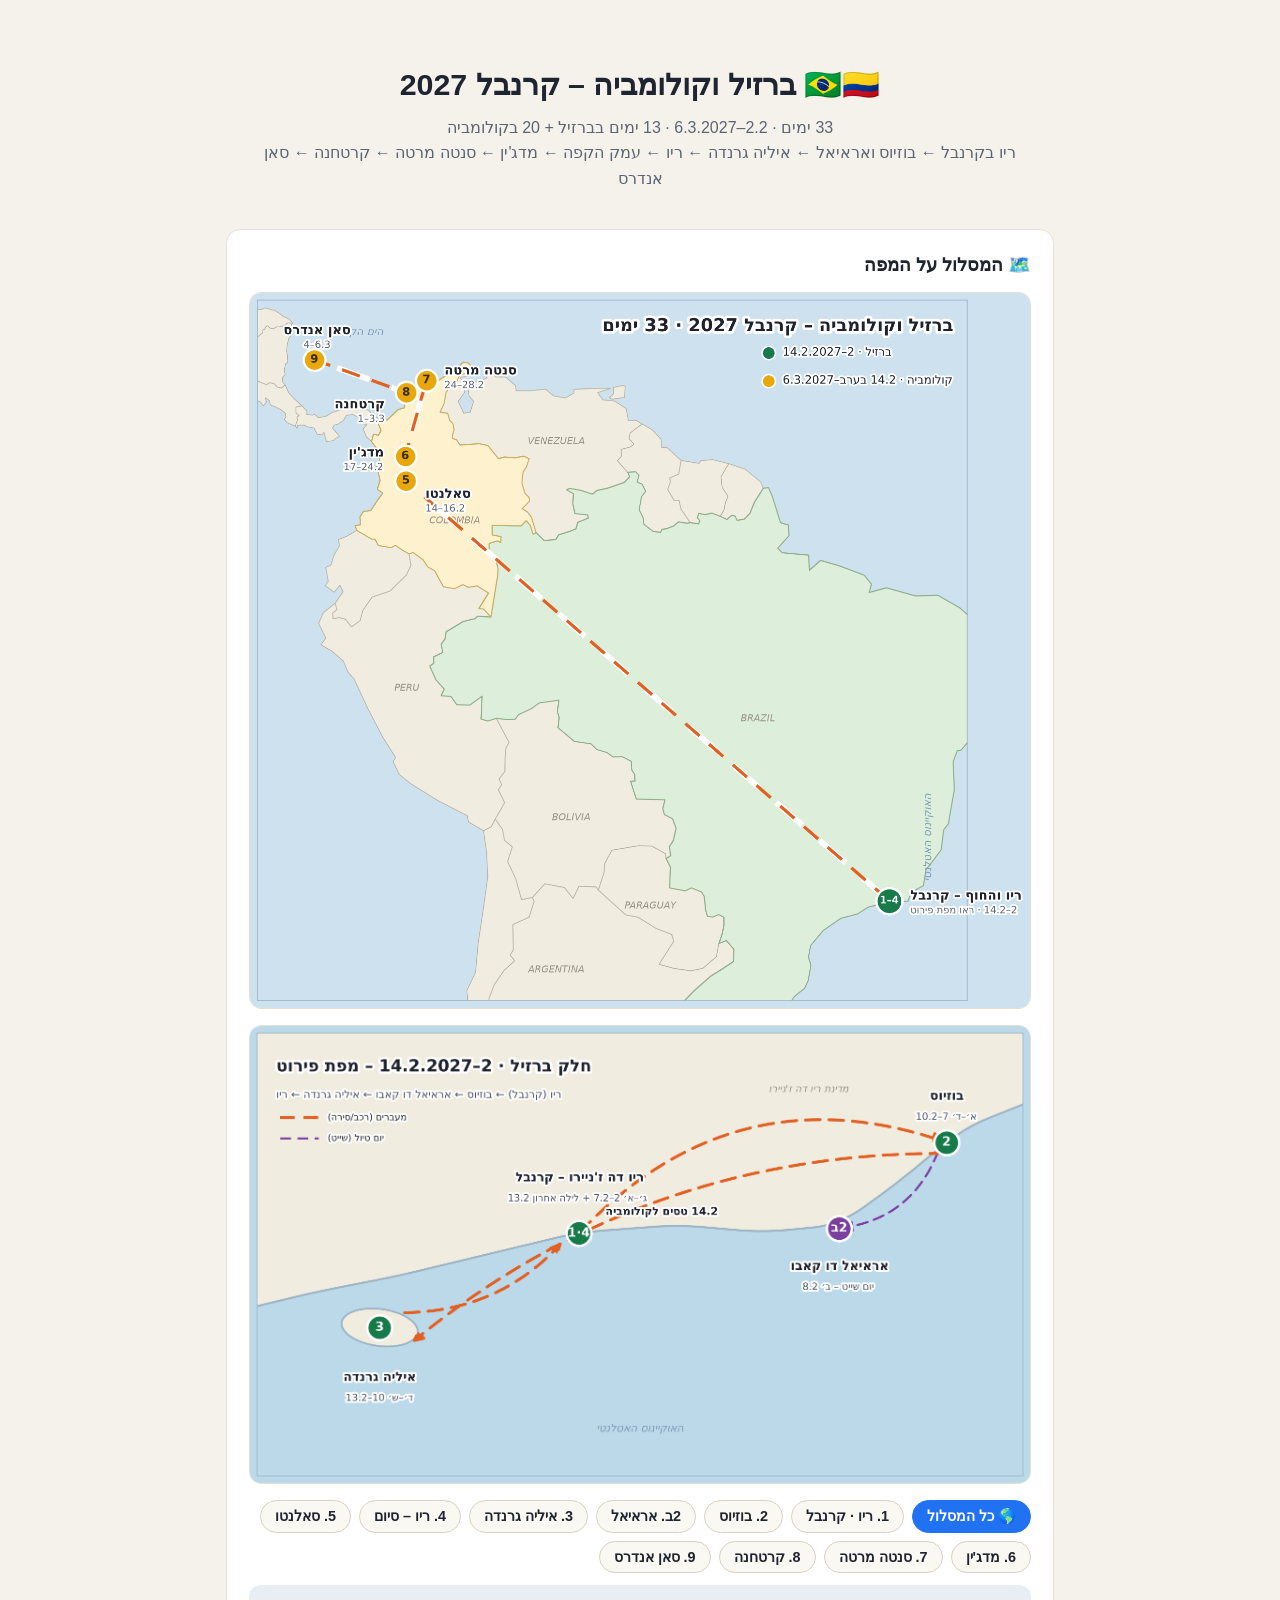
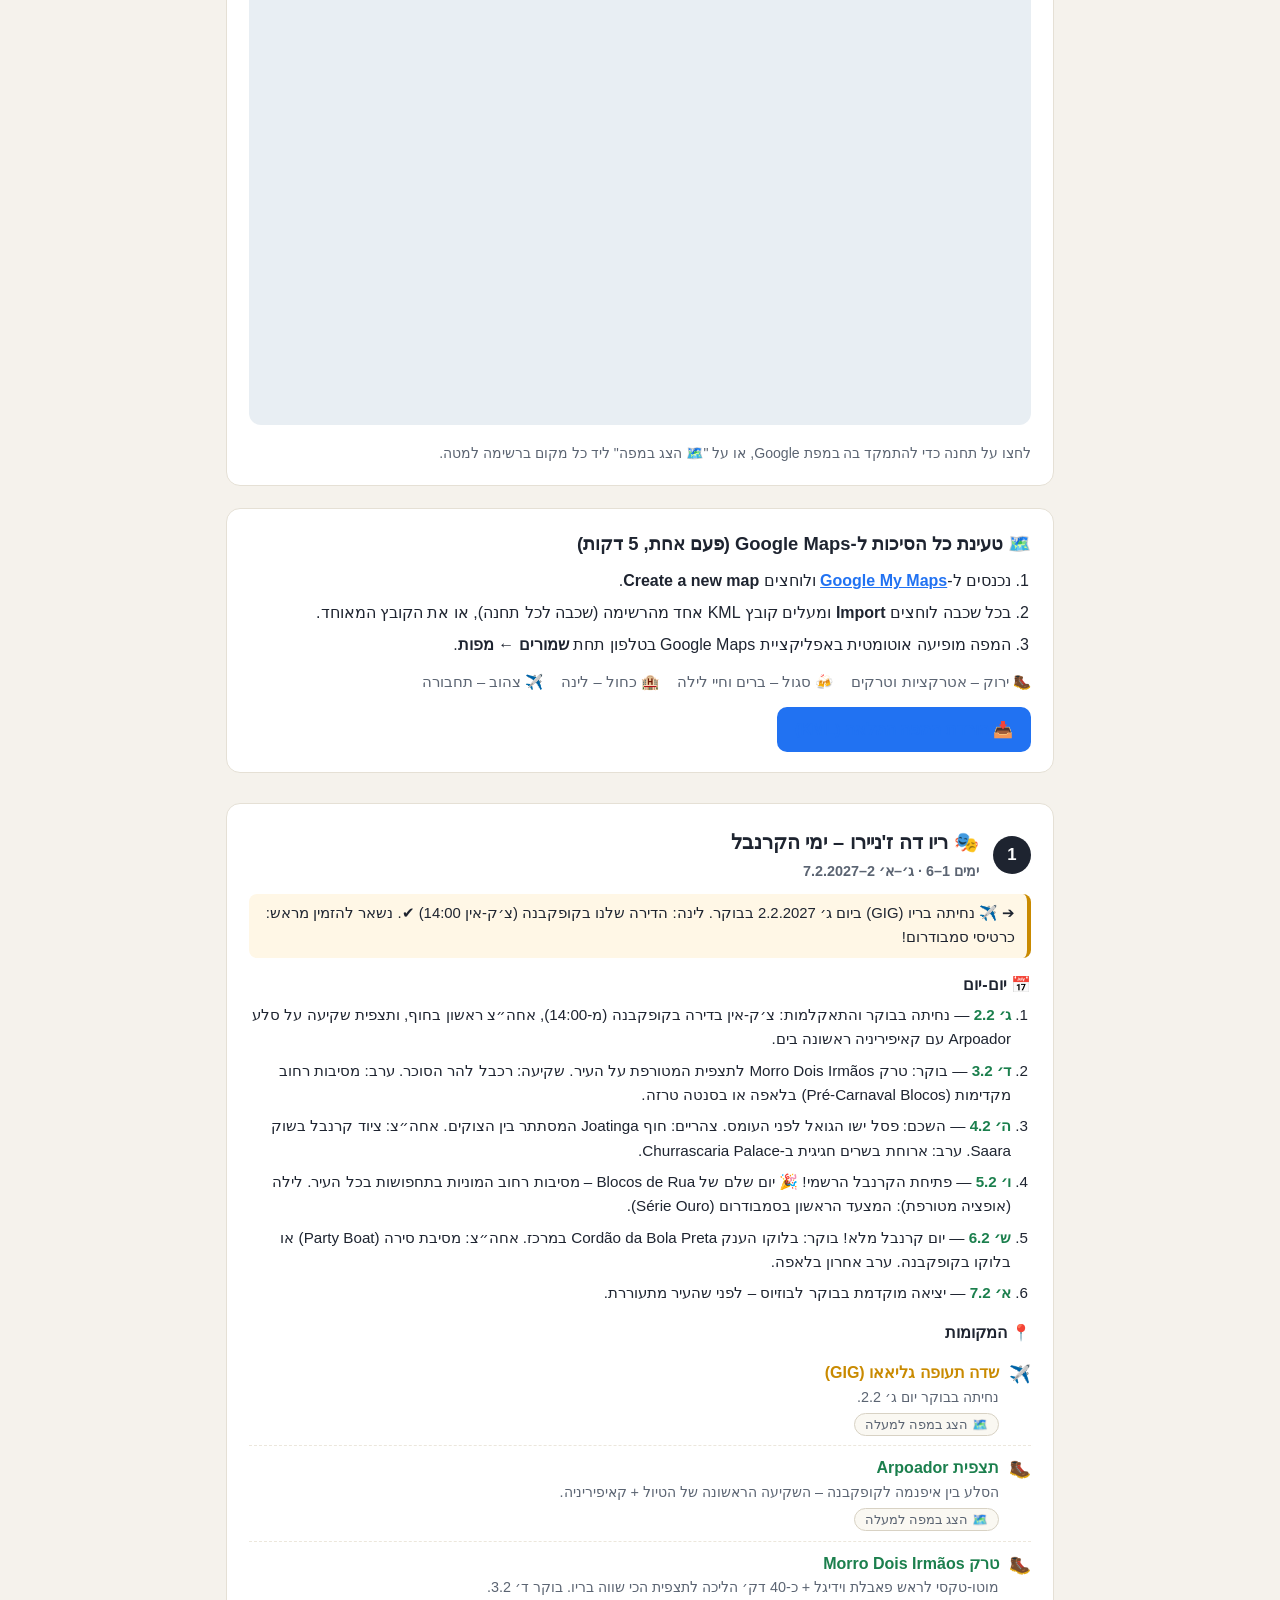
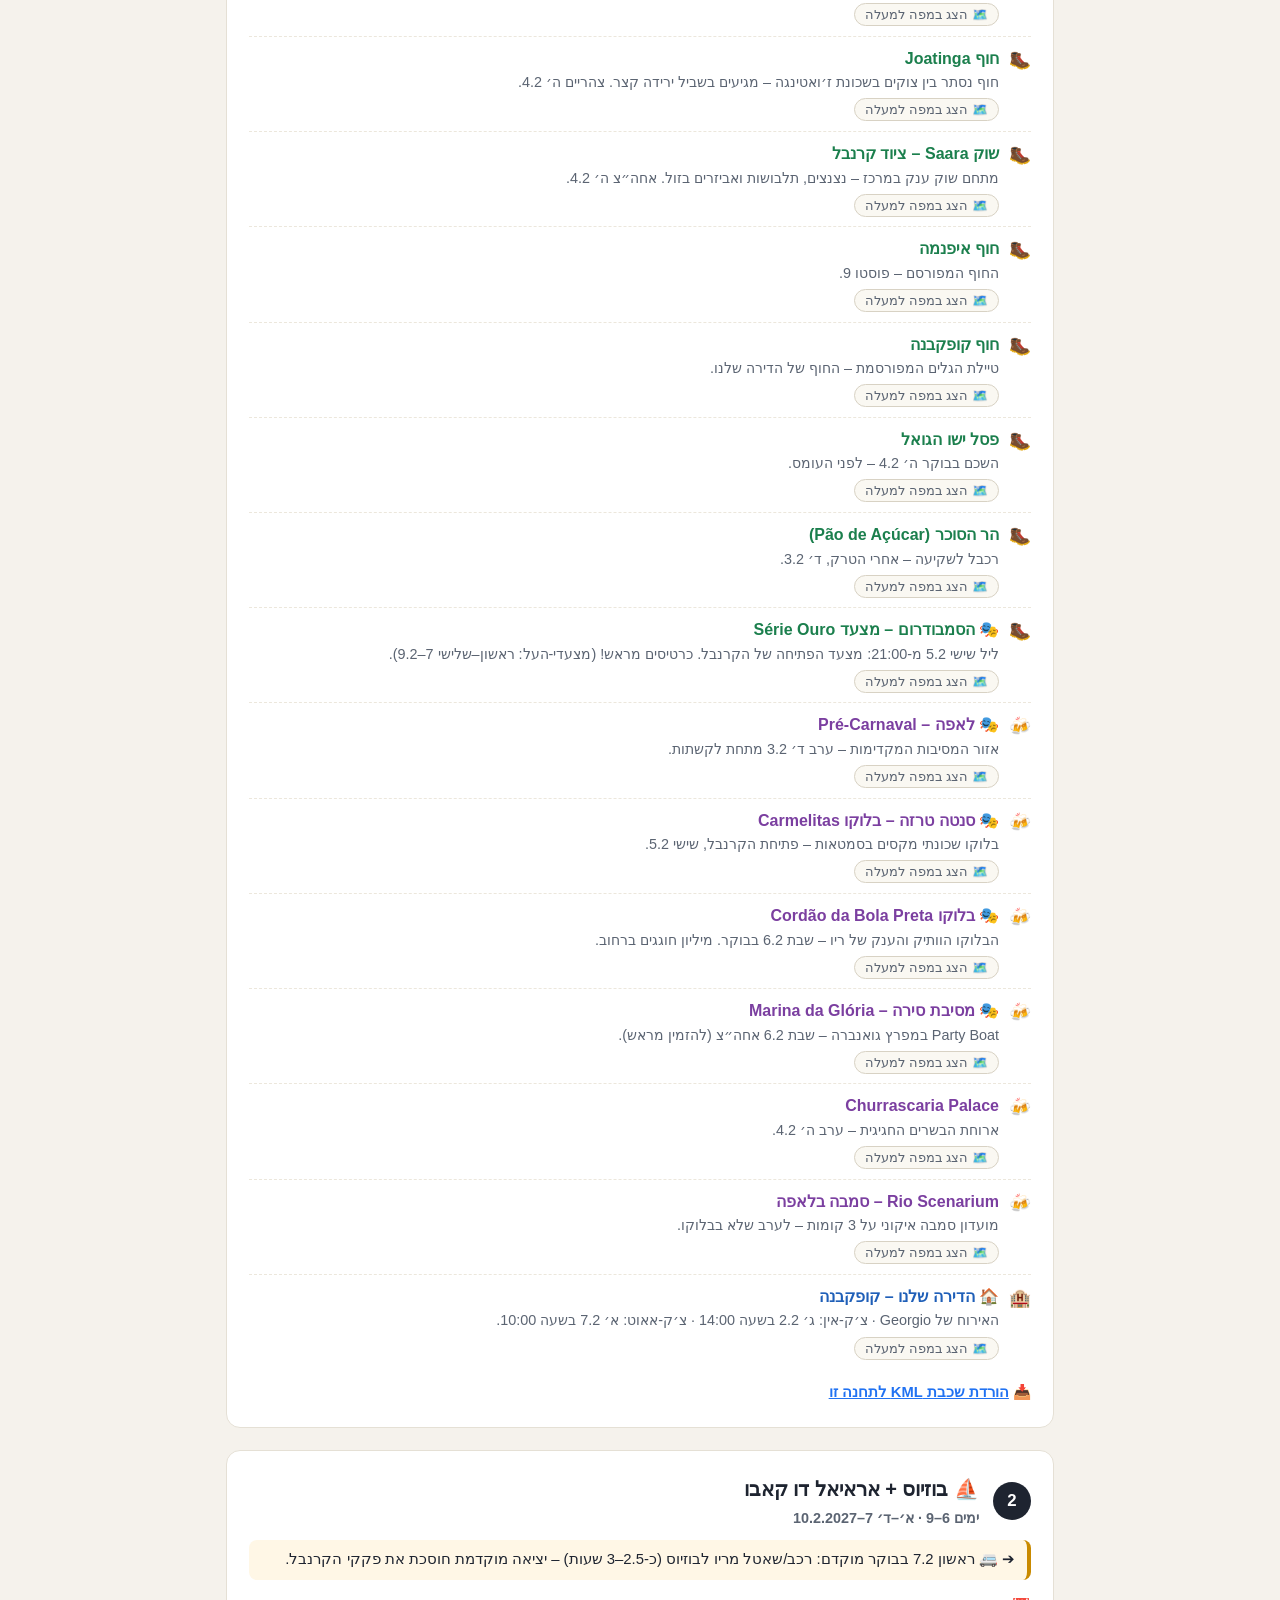
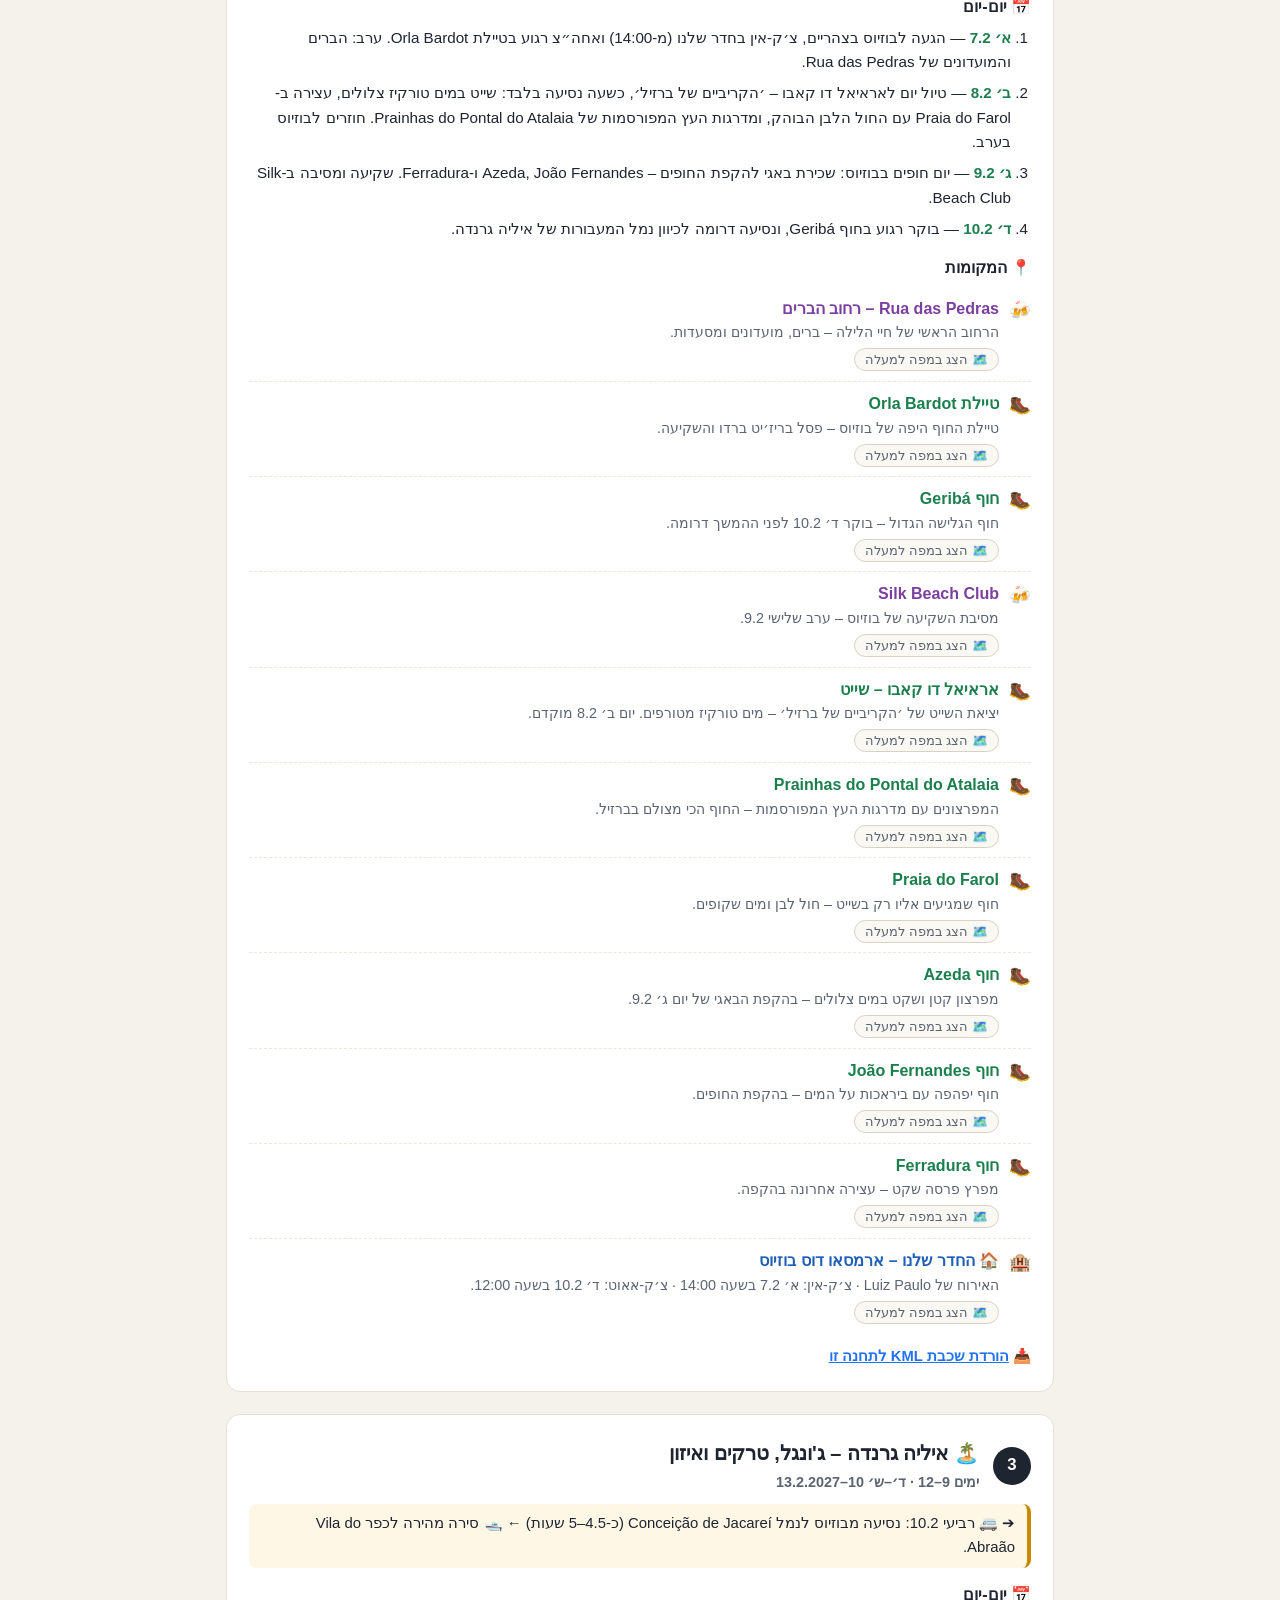
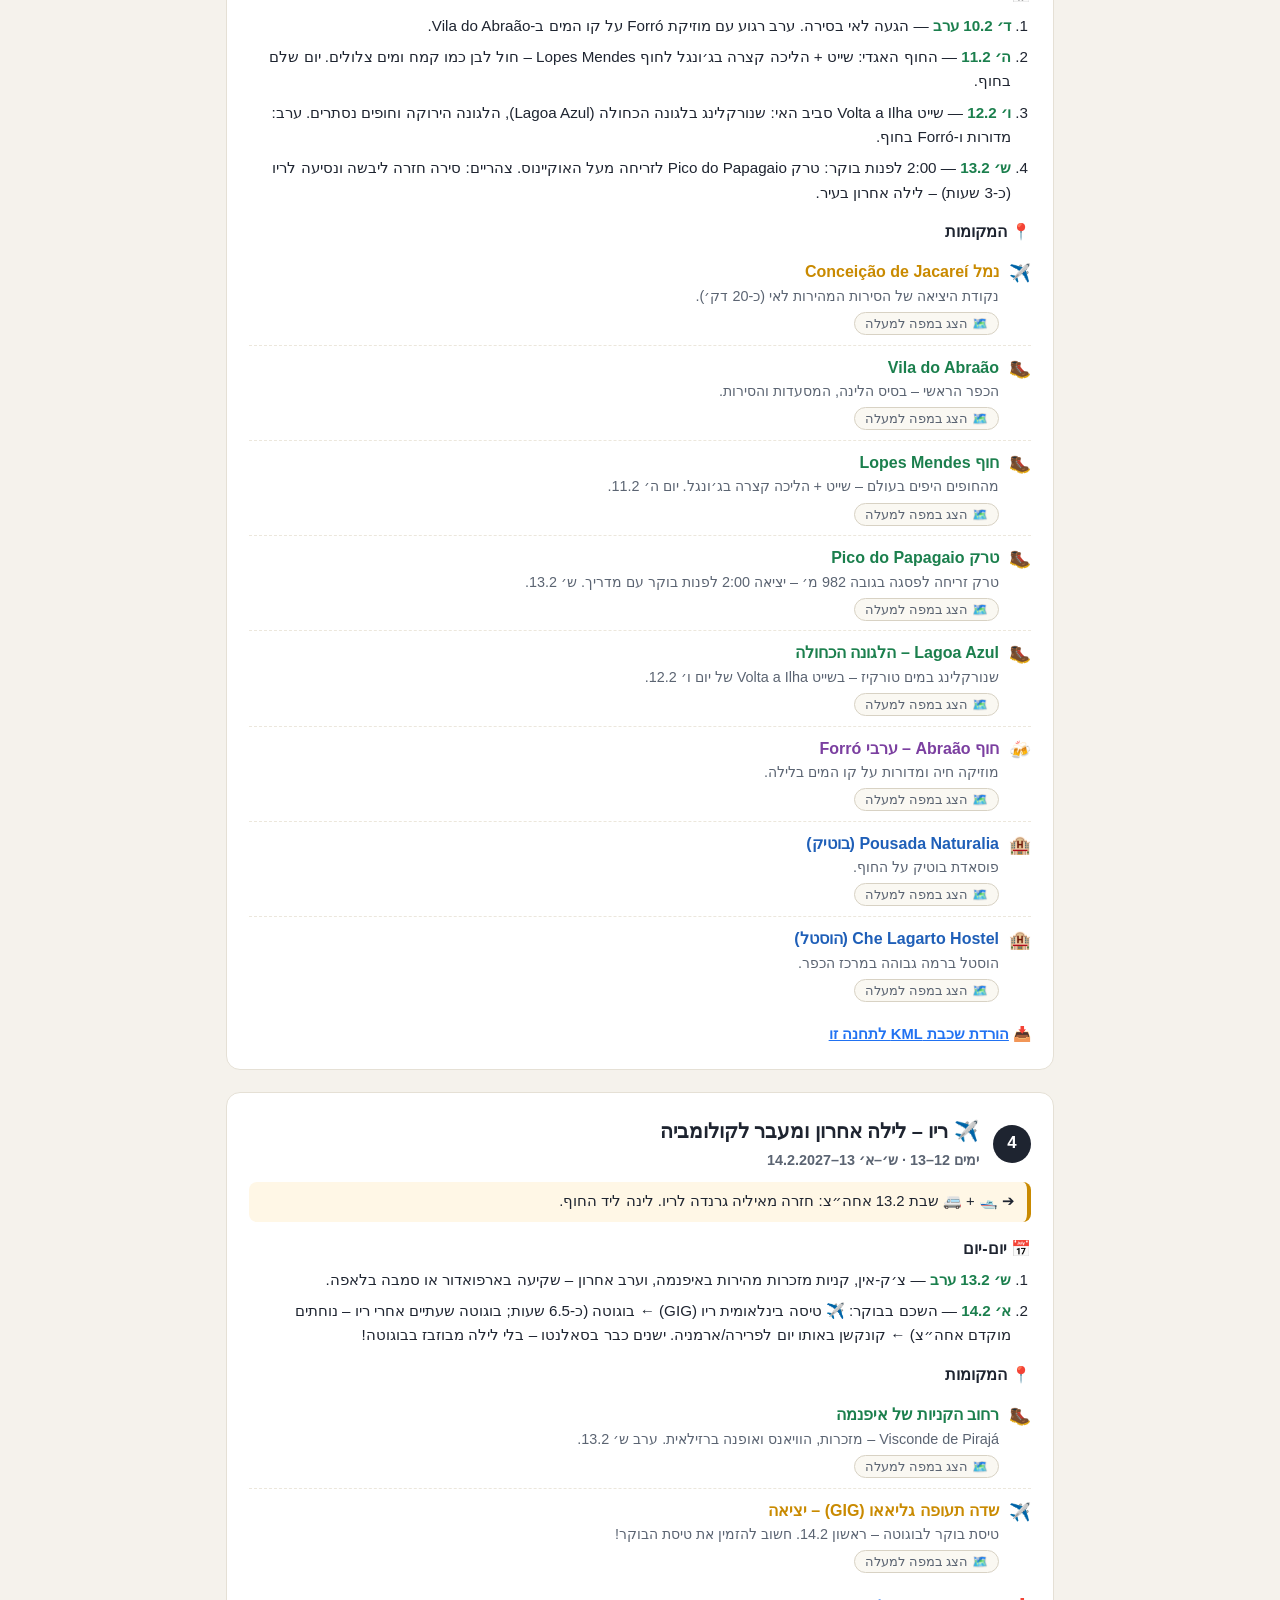
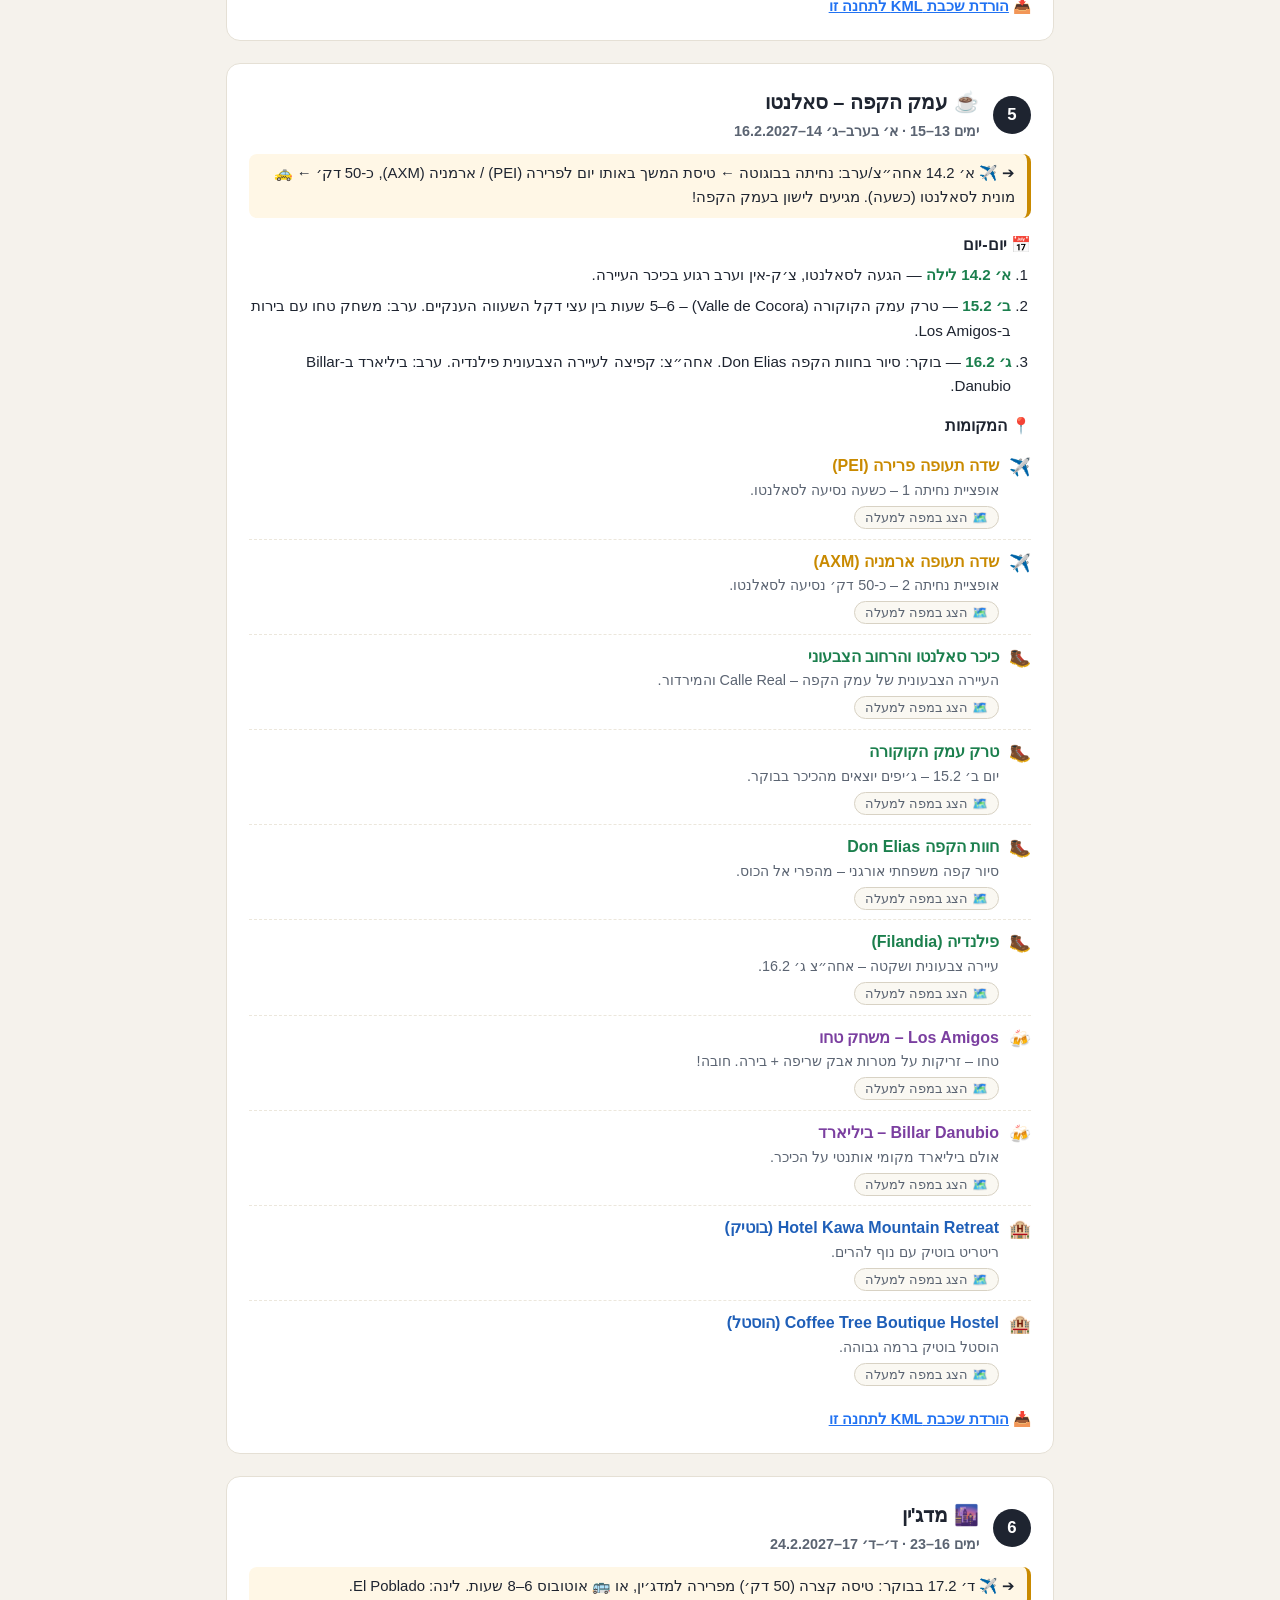
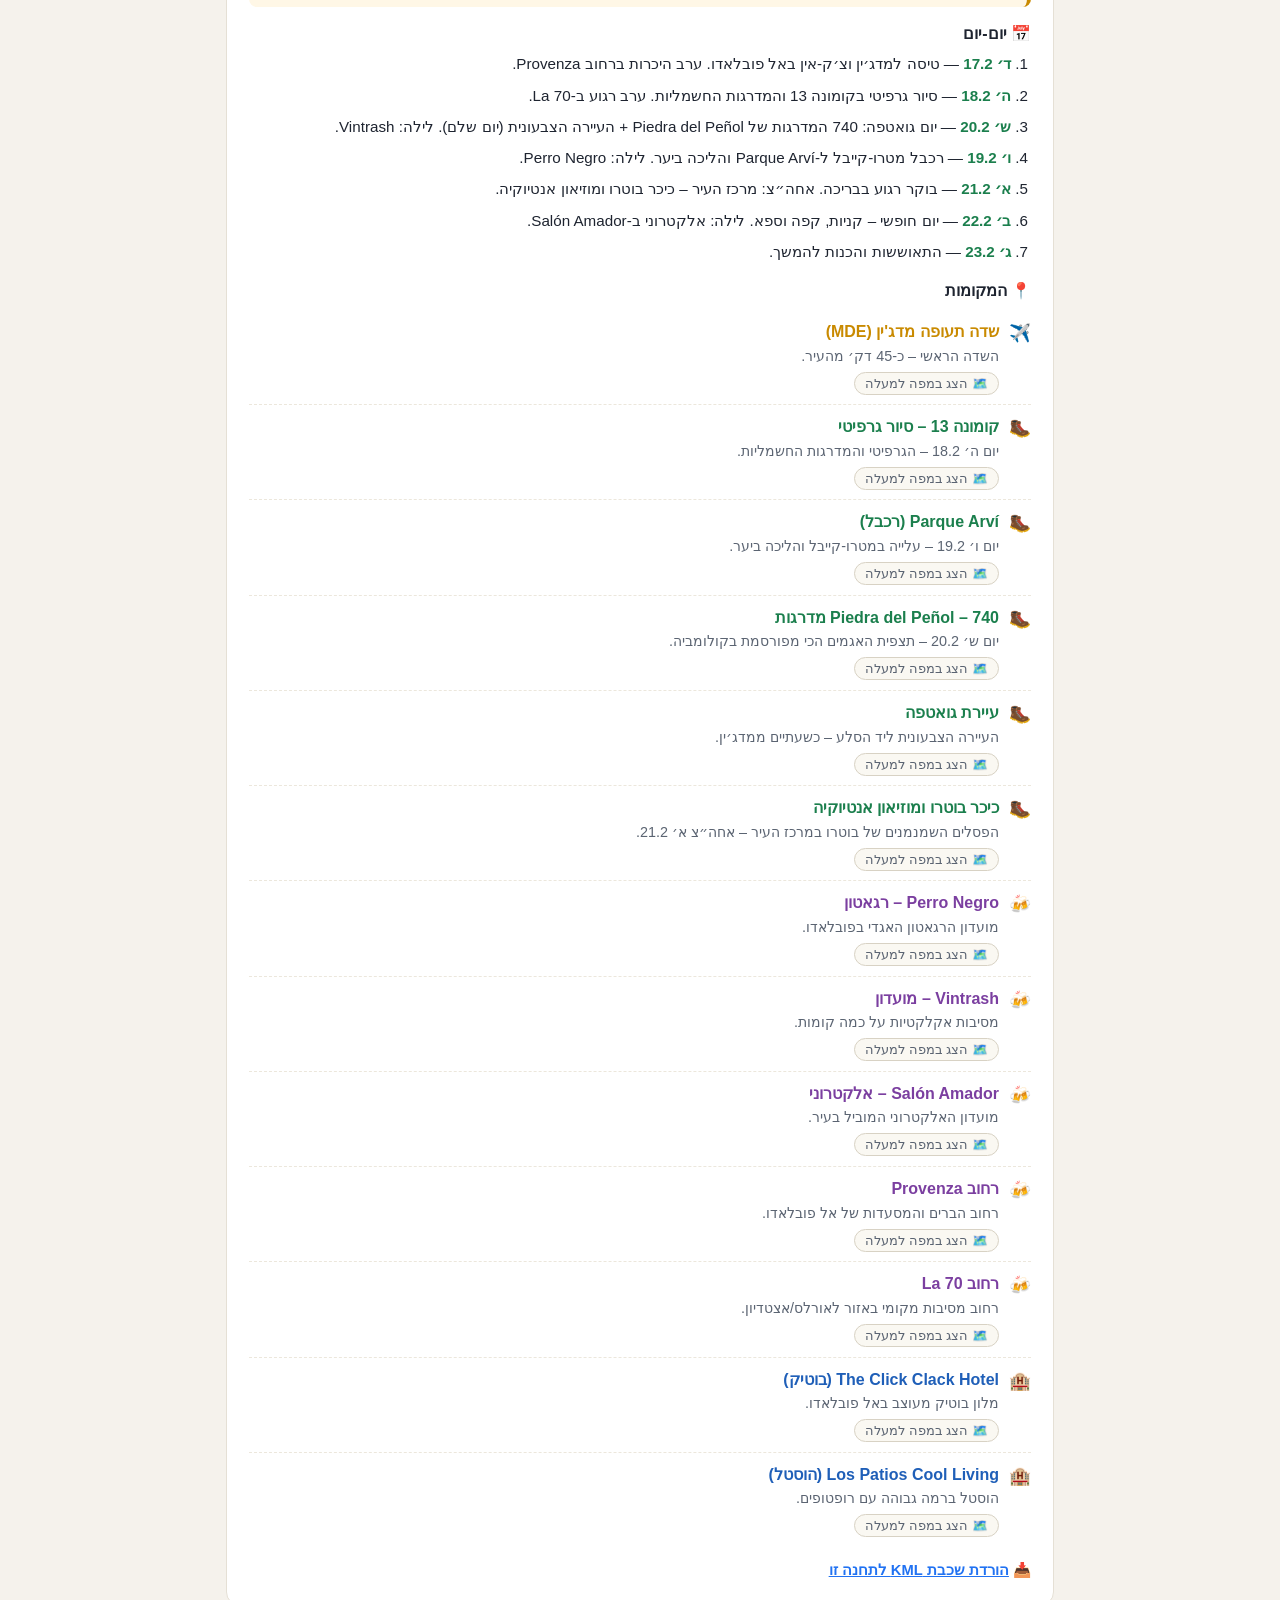
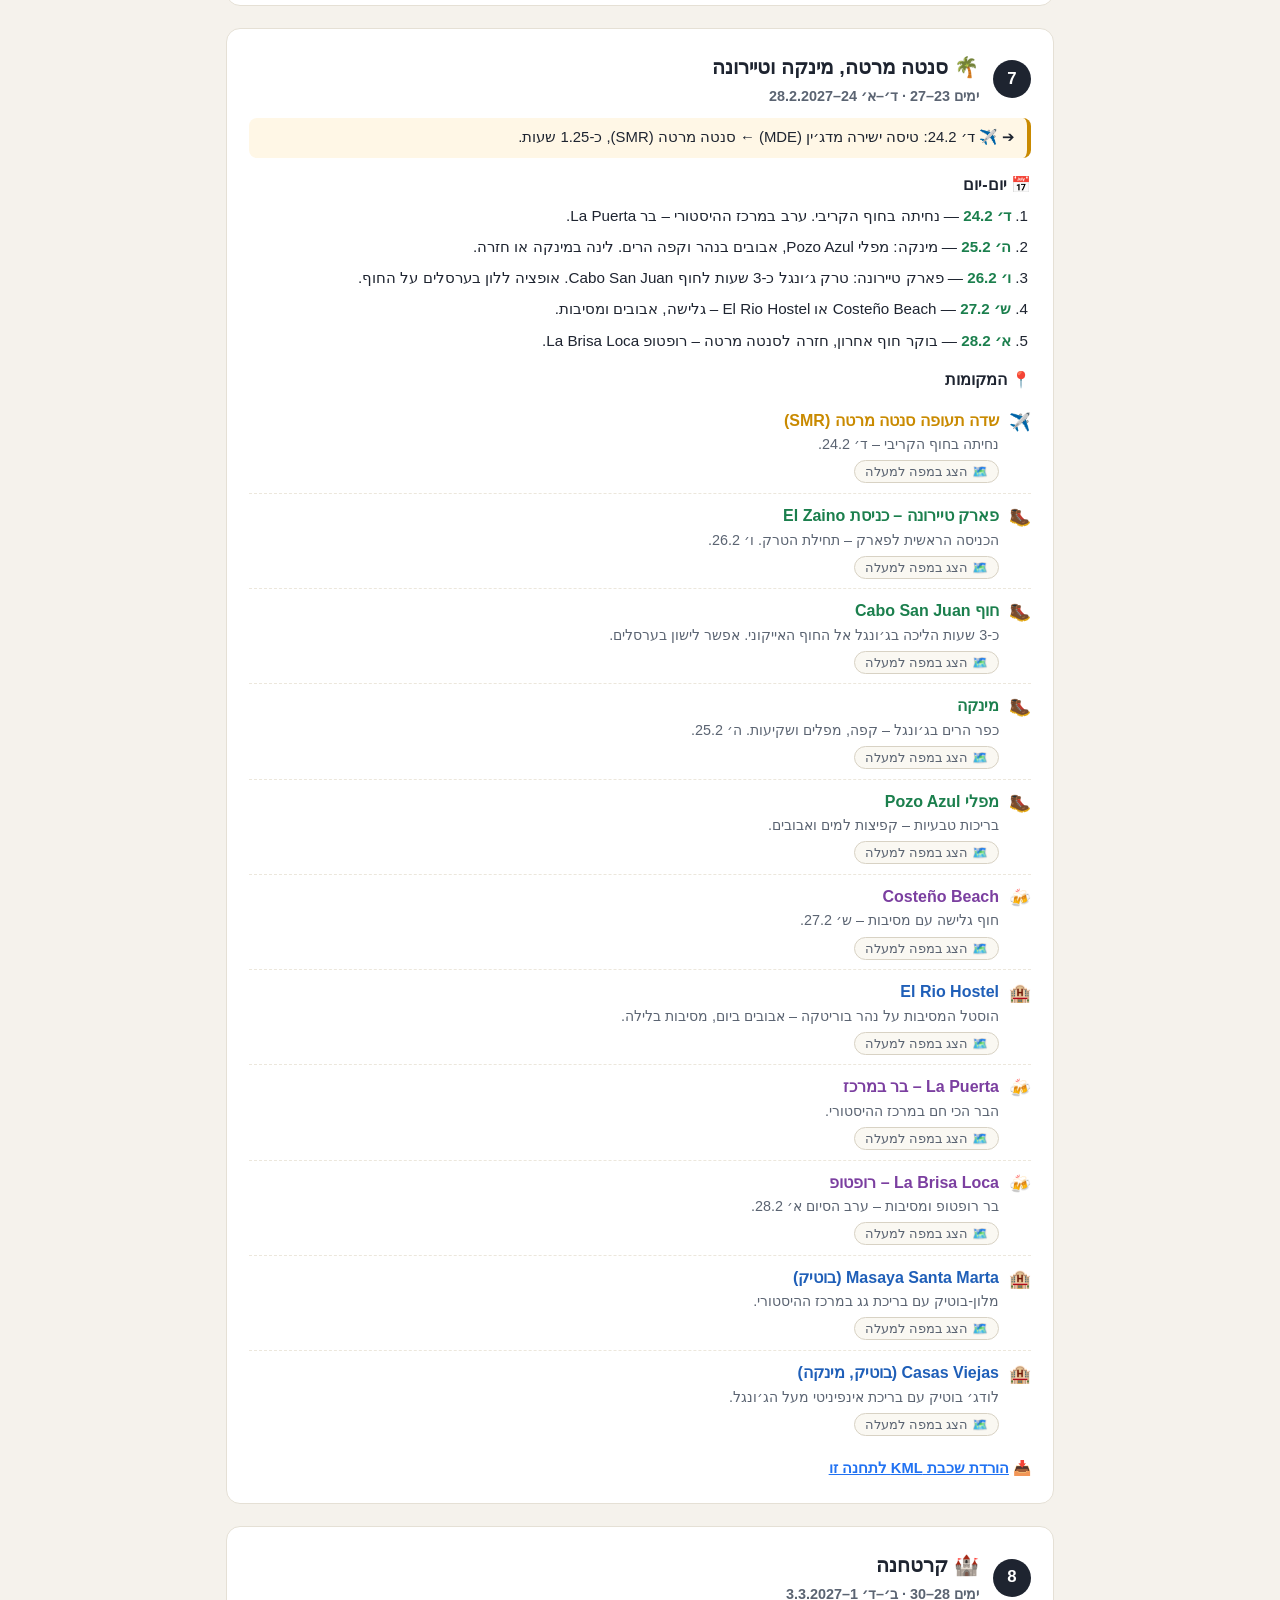
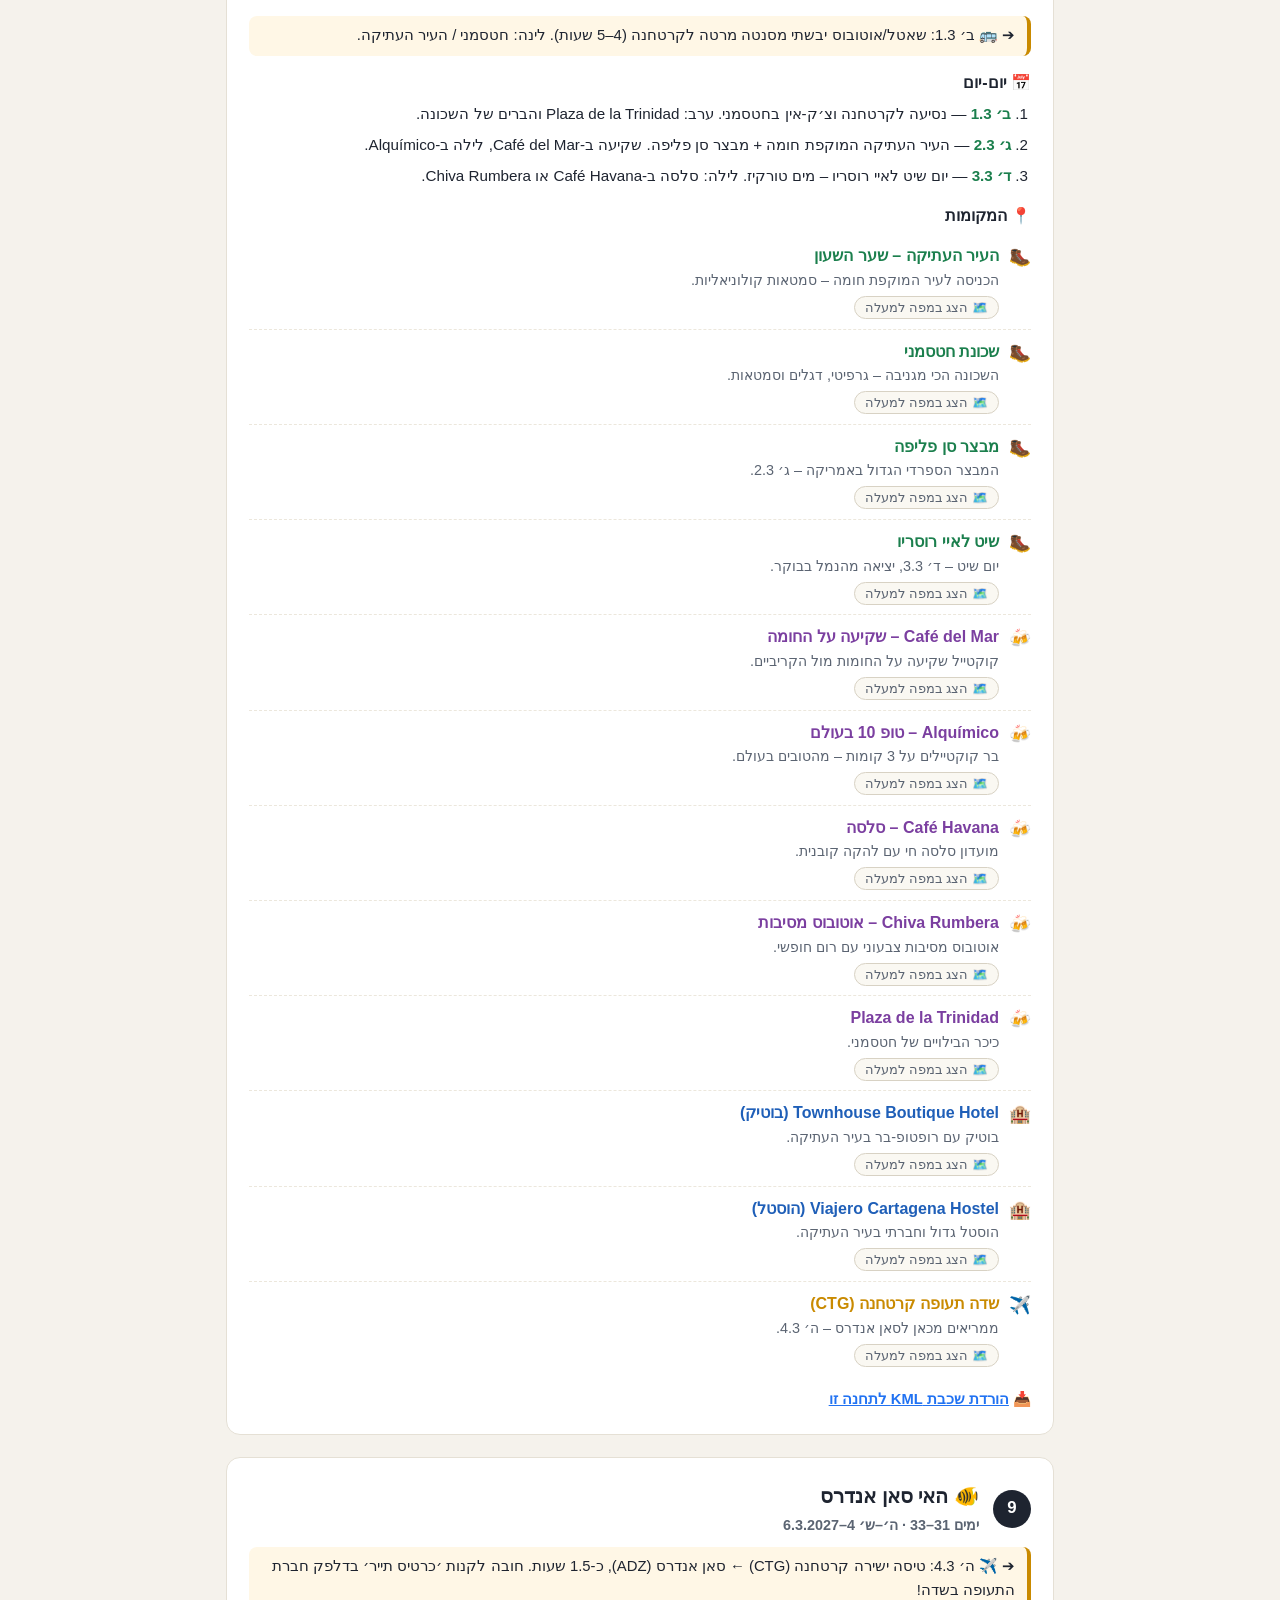
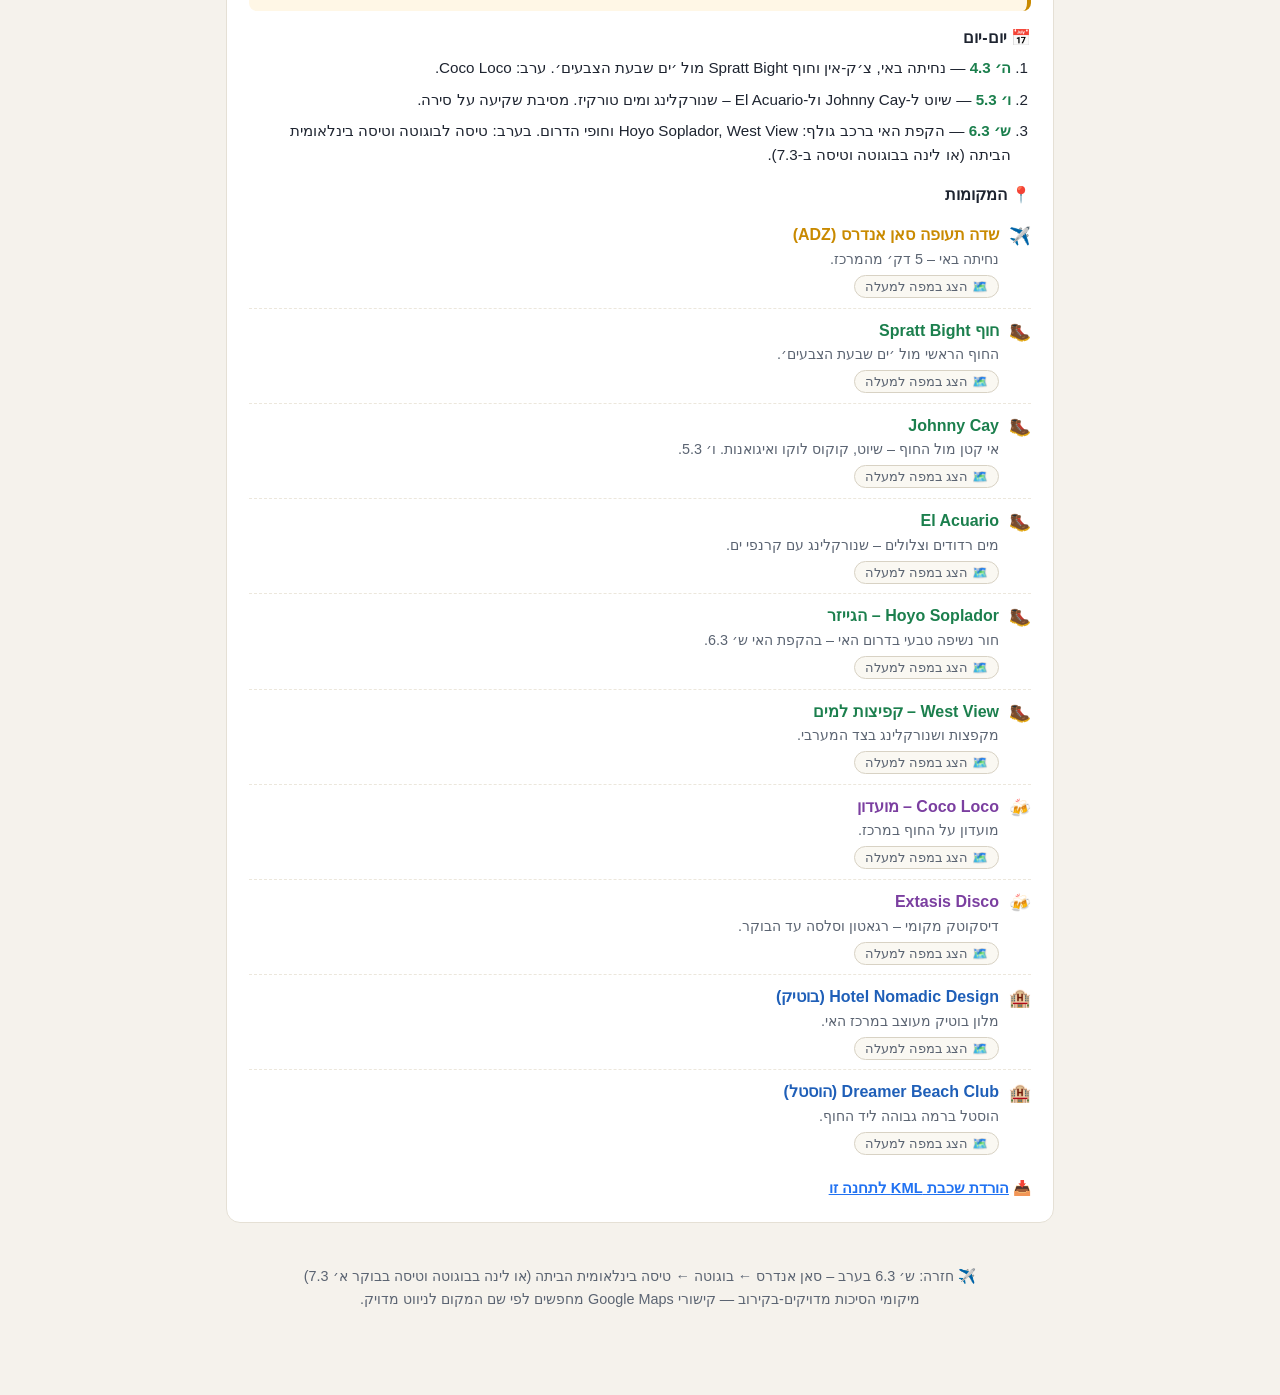
<file: trip.html>
<!DOCTYPE html>
<html lang="he" dir="rtl">
<head>
<meta charset="UTF-8">
<meta name="viewport" content="width=device-width, initial-scale=1.0">
<meta name="robots" content="noindex, nofollow">
<title>ברזיל וקולומביה – קרנבל 2027 | מפת הטיול</title>
<style>
  :root {
    --green:#1b7f4d; --purple:#7b3fa0; --blue:#1f5fb8; --yellow:#c98a00;
    --ink:#1e2430; --muted:#5b6472; --bg:#f5f2ec; --card:#ffffff; --accent:#2172f2;
  }
  * { margin:0; padding:0; box-sizing:border-box; }
  body { font-family:'Segoe UI', Arial, sans-serif; background:var(--bg); color:var(--ink); line-height:1.6; }
  .wrap { max-width:860px; margin:0 auto; padding:24px 16px 64px; }
  header.hero { text-align:center; padding:36px 16px 20px; }
  header.hero h1 { font-size:1.9rem; margin-bottom:6px; }
  header.hero p { color:var(--muted); }
  .howto { background:var(--card); border:1px solid #e5e0d5; border-radius:14px; padding:20px 22px; margin:18px 0 30px; }
  .howto h2 { font-size:1.15rem; margin-bottom:10px; }
  .howto ol { padding-right:20px; }
  .howto li { margin-bottom:6px; }
  .howto a { color:var(--accent); font-weight:600; }
  .legend { display:flex; flex-wrap:wrap; gap:10px 18px; margin-top:14px; font-size:.92rem; color:var(--muted); }
  .dl-all { display:inline-block; margin-top:12px; background:var(--accent); color:#fff; padding:10px 18px; border-radius:10px; text-decoration:none; font-weight:700; }
  section.stop { background:var(--card); border:1px solid #e5e0d5; border-radius:14px; padding:22px; margin-bottom:22px; }
  .stop-head { display:flex; align-items:center; gap:14px; margin-bottom:10px; }
  .stop-head .num { background:var(--ink); color:#fff; min-width:38px; height:38px; border-radius:50%; display:flex; align-items:center; justify-content:center; font-weight:700; font-size:1.05rem; }
  .stop-head h2 { font-size:1.25rem; }
  .days { color:var(--muted); font-size:.9rem; font-weight:600; }
  .transfer { background:#fff7e6; border-right:4px solid var(--yellow); padding:8px 12px; border-radius:8px; font-size:.93rem; margin-bottom:14px; }
  .plan-h { font-size:1rem; margin:14px 0 6px; }
  ol.plan { padding-right:20px; margin-bottom:6px; }
  ol.plan li { margin-bottom:7px; font-size:.95rem; }
  ol.plan b { color:var(--green); }
  ul.places { list-style:none; }
  li.place { display:flex; gap:10px; padding:9px 0; border-bottom:1px dashed #ece7dc; }
  li.place:last-child { border-bottom:none; }
  li.place .cat { font-size:1.1rem; }
  li.place a { color:var(--ink); font-weight:700; text-decoration:none; }
  li.place a:hover { color:var(--accent); text-decoration:underline; }
  li.place p { color:var(--muted); font-size:.9rem; }
  li.attraction a { color:var(--green); }
  li.nightlife a { color:var(--purple); }
  li.hotel a { color:var(--blue); }
  li.transport a { color:var(--yellow); }
  .kml-dl { margin-top:12px; font-size:.92rem; }
  .kml-dl a { color:var(--accent); font-weight:600; }
  .mapbox { background:var(--card); border:1px solid #e5e0d5; border-radius:14px; padding:20px 22px; margin:18px 0 22px; }
  .mapbox h2 { font-size:1.15rem; margin-bottom:12px; }
  .route-img { width:100%; height:auto; border-radius:12px; border:1px solid #e5e0d5; margin-bottom:16px; display:block; }
  .chips { display:flex; flex-wrap:wrap; gap:8px; margin-bottom:12px; }
  .chip { border:1px solid #d8d2c4; background:#faf8f2; color:var(--ink); padding:7px 14px; border-radius:999px; cursor:pointer; font-size:.9rem; font-weight:600; font-family:inherit; }
  .chip:hover { border-color:var(--accent); color:var(--accent); }
  .chip.active { background:var(--accent); border-color:var(--accent); color:#fff; }
  #gmap { width:100%; height:440px; border:0; border-radius:12px; background:#e8eef3; }
  .map-hint { color:var(--muted); font-size:.88rem; margin-top:10px; }
  .mapbtn { margin-top:4px; border:1px solid #d8d2c4; background:#faf8f2; color:var(--muted); padding:3px 10px; border-radius:999px; cursor:pointer; font-size:.8rem; font-family:inherit; }
  .mapbtn:hover { border-color:var(--accent); color:var(--accent); }
</style>
</head>
<body>
<div class="wrap">
  <header class="hero">
    <h1>🇧🇷🇨🇴 ברזיל וקולומביה – קרנבל 2027</h1>
    <p>33 ימים · 2.2–6.3.2027 · 13 ימים בברזיל + 20 בקולומביה<br>ריו בקרנבל ← בוזיוס ואראיאל ← איליה גרנדה ← ריו ← עמק הקפה ← מדג'ין ← סנטה מרטה ← קרטחנה ← סאן אנדרס</p>
  </header>

  <div class="mapbox" id="mapviewer">
    <h2>🗺️ המסלול על המפה</h2>
    <img class="route-img" src="trip/route-map.png" alt="מפת המסלול המלאה: ברזיל וקולומביה">
    <img class="route-img" src="trip/brazil-coast-map.png" alt="מפת פירוט: חלק ברזיל – ריו, בוזיוס, אראיאל ואיליה גרנדה">
    <div class="chips">
      <button class="chip active" data-q="South America" data-z="3">🌎 כל המסלול</button>
      <button class="chip" data-q="Rio de Janeiro, Brazil" data-z="11">1. ריו · קרנבל</button>
      <button class="chip" data-q="Búzios, Rio de Janeiro, Brazil" data-z="13">2. בוזיוס</button>
      <button class="chip" data-q="Arraial do Cabo, Brazil" data-z="13">2ב. אראיאל</button>
      <button class="chip" data-q="Ilha Grande, Angra dos Reis, Brazil" data-z="12">3. איליה גרנדה</button>
      <button class="chip" data-q="Ipanema, Rio de Janeiro, Brazil" data-z="13">4. ריו – סיום</button>
      <button class="chip" data-q="Salento, Quindío, Colombia" data-z="12">5. סאלנטו</button>
      <button class="chip" data-q="Medellín, Colombia" data-z="11">6. מדג'ין</button>
      <button class="chip" data-q="Santa Marta, Colombia" data-z="10">7. סנטה מרטה</button>
      <button class="chip" data-q="Cartagena, Colombia" data-z="12">8. קרטחנה</button>
      <button class="chip" data-q="San Andrés, Colombia" data-z="12">9. סאן אנדרס</button>
    </div>
    <iframe id="gmap" src="https://maps.google.com/maps?q=South+America&z=3&output=embed&hl=iw" loading="lazy" allowfullscreen referrerpolicy="no-referrer-when-downgrade" title="Google Maps"></iframe>
    <p class="map-hint">לחצו על תחנה כדי להתמקד בה במפת Google, או על "🗺️ הצג במפה" ליד כל מקום ברשימה למטה.</p>
  </div>

  <div class="howto">
    <h2>🗺️ טעינת כל הסיכות ל-Google Maps (פעם אחת, 5 דקות)</h2>
    <ol>
      <li>נכנסים ל-<a href="https://mymaps.google.com" target="_blank" rel="noopener">Google My Maps</a> ולוחצים <b>Create a new map</b>.</li>
      <li>בכל שכבה לוחצים <b>Import</b> ומעלים קובץ KML אחד מהרשימה (שכבה לכל תחנה), או את הקובץ המאוחד.</li>
      <li>המפה מופיעה אוטומטית באפליקציית Google Maps בטלפון תחת <b>שמורים ← מפות</b>.</li>
    </ol>
    <div class="legend">
      <span>🥾 ירוק – אטרקציות וטרקים</span>
      <span>🍻 סגול – ברים וחיי לילה</span>
      <span>🏨 כחול – לינה</span>
      <span>✈️ צהוב – תחבורה</span>
    </div>
    <a class="dl-all" href="trip/kml/00-full-trip.kml" download>📥 הורדת המפה המלאה (KML)</a>
  </div>

    <section class="stop">
      <div class="stop-head">
        <span class="num">1</span>
        <div>
          <h2>🎭 ריו דה ז'ניירו – ימי הקרנבל</h2>
          <span class="days">ימים 1–6 · ג׳–א׳ 2–7.2.2027</span>
        </div>
      </div>
      <p class="transfer">➔ ✈️ נחיתה בריו (GIG) ביום ג׳ 2.2.2027 בבוקר. לינה: הדירה שלנו בקופקבנה (צ׳ק-אין 14:00) ✔. נשאר להזמין מראש: כרטיסי סמבודרום!</p>
      <h3 class="plan-h">📅 יום-יום</h3>
      <ol class="plan">
        <li><b>ג׳ 2.2</b> — נחיתה בבוקר והתאקלמות: צ׳ק-אין בדירה בקופקבנה (מ-14:00), אחה״צ ראשון בחוף, ותצפית שקיעה על סלע Arpoador עם קאיפיריניה ראשונה בים.</li>
        <li><b>ד׳ 3.2</b> — בוקר: טרק Morro Dois Irmãos לתצפית המטורפת על העיר. שקיעה: רכבל להר הסוכר. ערב: מסיבות רחוב מקדימות (Pré-Carnaval Blocos) בלאפה או בסנטה טרזה.</li>
        <li><b>ה׳ 4.2</b> — השכם: פסל ישו הגואל לפני העומס. צהריים: חוף Joatinga המסתתר בין הצוקים. אחה״צ: ציוד קרנבל בשוק Saara. ערב: ארוחת בשרים חגיגית ב-Churrascaria Palace.</li>
        <li><b>ו׳ 5.2</b> — פתיחת הקרנבל הרשמי! 🎉 יום שלם של Blocos de Rua – מסיבות רחוב המוניות בתחפושות בכל העיר. לילה (אופציה מטורפת): המצעד הראשון בסמבודרום (Série Ouro).</li>
        <li><b>ש׳ 6.2</b> — יום קרנבל מלא! בוקר: בלוקו הענק Cordão da Bola Preta במרכז. אחה״צ: מסיבת סירה (Party Boat) או בלוקו בקופקבנה. ערב אחרון בלאפה.</li>
        <li><b>א׳ 7.2</b> — יציאה מוקדמת בבוקר לבוזיוס – לפני שהעיר מתעוררת.</li>
      </ol>
      <h3 class="plan-h">📍 המקומות</h3>
      <ul class="places">
        <li class="place transport"><span class="cat">✈️</span><div><a href="https://www.google.com/maps/search/?api=1&query=Rio%20de%20Janeiro%E2%80%93Gale%C3%A3o%20International%20Airport" target="_blank" rel="noopener">שדה תעופה גליאאו (GIG)</a><p>נחיתה בבוקר יום ג׳ 2.2.</p><button class="mapbtn" data-q="Rio de Janeiro–Galeão International Airport" data-z="15">🗺️ הצג במפה למעלה</button></div></li>
        <li class="place attraction"><span class="cat">🥾</span><div><a href="https://www.google.com/maps/search/?api=1&query=Pedra%20do%20Arpoador%2C%20Rio%20de%20Janeiro" target="_blank" rel="noopener">תצפית Arpoador</a><p>הסלע בין איפנמה לקופקבנה – השקיעה הראשונה של הטיול + קאיפיריניה.</p><button class="mapbtn" data-q="Pedra do Arpoador, Rio de Janeiro" data-z="15">🗺️ הצג במפה למעלה</button></div></li>
        <li class="place attraction"><span class="cat">🥾</span><div><a href="https://www.google.com/maps/search/?api=1&query=Trilha%20Morro%20Dois%20Irm%C3%A3os%2C%20Vidigal%2C%20Rio%20de%20Janeiro" target="_blank" rel="noopener">טרק Morro Dois Irmãos</a><p>מוטו-טקסי לראש פאבלת וידיגל + כ-40 דק׳ הליכה לתצפית הכי שווה בריו. בוקר ד׳ 3.2.</p><button class="mapbtn" data-q="Trilha Morro Dois Irmãos, Vidigal, Rio de Janeiro" data-z="15">🗺️ הצג במפה למעלה</button></div></li>
        <li class="place attraction"><span class="cat">🥾</span><div><a href="https://www.google.com/maps/search/?api=1&query=Praia%20da%20Joatinga%2C%20Rio%20de%20Janeiro" target="_blank" rel="noopener">חוף Joatinga</a><p>חוף נסתר בין צוקים בשכונת ז׳ואטינגה – מגיעים בשביל ירידה קצר. צהריים ה׳ 4.2.</p><button class="mapbtn" data-q="Praia da Joatinga, Rio de Janeiro" data-z="15">🗺️ הצג במפה למעלה</button></div></li>
        <li class="place attraction"><span class="cat">🥾</span><div><a href="https://www.google.com/maps/search/?api=1&query=Mercado%20Saara%2C%20Rio%20de%20Janeiro" target="_blank" rel="noopener">שוק Saara – ציוד קרנבל</a><p>מתחם שוק ענק במרכז – נצנצים, תלבושות ואביזרים בזול. אחה״צ ה׳ 4.2.</p><button class="mapbtn" data-q="Mercado Saara, Rio de Janeiro" data-z="15">🗺️ הצג במפה למעלה</button></div></li>
        <li class="place attraction"><span class="cat">🥾</span><div><a href="https://www.google.com/maps/search/?api=1&query=Praia%20de%20Ipanema%2C%20Rio%20de%20Janeiro" target="_blank" rel="noopener">חוף איפנמה</a><p>החוף המפורסם – פוסטו 9.</p><button class="mapbtn" data-q="Praia de Ipanema, Rio de Janeiro" data-z="15">🗺️ הצג במפה למעלה</button></div></li>
        <li class="place attraction"><span class="cat">🥾</span><div><a href="https://www.google.com/maps/search/?api=1&query=Praia%20de%20Copacabana%2C%20Rio%20de%20Janeiro" target="_blank" rel="noopener">חוף קופקבנה</a><p>טיילת הגלים המפורסמת – החוף של הדירה שלנו.</p><button class="mapbtn" data-q="Praia de Copacabana, Rio de Janeiro" data-z="15">🗺️ הצג במפה למעלה</button></div></li>
        <li class="place attraction"><span class="cat">🥾</span><div><a href="https://www.google.com/maps/search/?api=1&query=Cristo%20Redentor%2C%20Rio%20de%20Janeiro" target="_blank" rel="noopener">פסל ישו הגואל</a><p>השכם בבוקר ה׳ 4.2 – לפני העומס.</p><button class="mapbtn" data-q="Cristo Redentor, Rio de Janeiro" data-z="15">🗺️ הצג במפה למעלה</button></div></li>
        <li class="place attraction"><span class="cat">🥾</span><div><a href="https://www.google.com/maps/search/?api=1&query=P%C3%A3o%20de%20A%C3%A7%C3%BAcar%2C%20Rio%20de%20Janeiro" target="_blank" rel="noopener">הר הסוכר (Pão de Açúcar)</a><p>רכבל לשקיעה – אחרי הטרק, ד׳ 3.2.</p><button class="mapbtn" data-q="Pão de Açúcar, Rio de Janeiro" data-z="15">🗺️ הצג במפה למעלה</button></div></li>
        <li class="place attraction"><span class="cat">🥾</span><div><a href="https://www.google.com/maps/search/?api=1&query=Sambodromo%20Marques%20de%20Sapucai%2C%20Rio%20de%20Janeiro" target="_blank" rel="noopener">🎭 הסמבודרום – מצעד Série Ouro</a><p>ליל שישי 5.2 מ-21:00: מצעד הפתיחה של הקרנבל. כרטיסים מראש! (מצעדי-העל: ראשון–שלישי 7–9.2).</p><button class="mapbtn" data-q="Sambodromo Marques de Sapucai, Rio de Janeiro" data-z="15">🗺️ הצג במפה למעלה</button></div></li>
        <li class="place nightlife"><span class="cat">🍻</span><div><a href="https://www.google.com/maps/search/?api=1&query=Arcos%20da%20Lapa%2C%20Rio%20de%20Janeiro" target="_blank" rel="noopener">🎭 לאפה – Pré-Carnaval</a><p>אזור המסיבות המקדימות – ערב ד׳ 3.2 מתחת לקשתות.</p><button class="mapbtn" data-q="Arcos da Lapa, Rio de Janeiro" data-z="15">🗺️ הצג במפה למעלה</button></div></li>
        <li class="place nightlife"><span class="cat">🍻</span><div><a href="https://www.google.com/maps/search/?api=1&query=Largo%20do%20Curvelo%2C%20Santa%20Teresa%2C%20Rio%20de%20Janeiro" target="_blank" rel="noopener">🎭 סנטה טרזה – בלוקו Carmelitas</a><p>בלוקו שכונתי מקסים בסמטאות – פתיחת הקרנבל, שישי 5.2.</p><button class="mapbtn" data-q="Largo do Curvelo, Santa Teresa, Rio de Janeiro" data-z="15">🗺️ הצג במפה למעלה</button></div></li>
        <li class="place nightlife"><span class="cat">🍻</span><div><a href="https://www.google.com/maps/search/?api=1&query=Cordao%20da%20Bola%20Preta%2C%20Centro%2C%20Rio%20de%20Janeiro" target="_blank" rel="noopener">🎭 בלוקו Cordão da Bola Preta</a><p>הבלוקו הוותיק והענק של ריו – שבת 6.2 בבוקר. מיליון חוגגים ברחוב.</p><button class="mapbtn" data-q="Cordao da Bola Preta, Centro, Rio de Janeiro" data-z="15">🗺️ הצג במפה למעלה</button></div></li>
        <li class="place nightlife"><span class="cat">🍻</span><div><a href="https://www.google.com/maps/search/?api=1&query=Marina%20da%20Gloria%2C%20Rio%20de%20Janeiro" target="_blank" rel="noopener">🎭 מסיבת סירה – Marina da Glória</a><p>Party Boat במפרץ גואנברה – שבת 6.2 אחה״צ (להזמין מראש).</p><button class="mapbtn" data-q="Marina da Gloria, Rio de Janeiro" data-z="15">🗺️ הצג במפה למעלה</button></div></li>
        <li class="place nightlife"><span class="cat">🍻</span><div><a href="https://www.google.com/maps/search/?api=1&query=Churrascaria%20Palace%2C%20Copacabana%2C%20Rio%20de%20Janeiro" target="_blank" rel="noopener">Churrascaria Palace</a><p>ארוחת הבשרים החגיגית – ערב ה׳ 4.2.</p><button class="mapbtn" data-q="Churrascaria Palace, Copacabana, Rio de Janeiro" data-z="15">🗺️ הצג במפה למעלה</button></div></li>
        <li class="place nightlife"><span class="cat">🍻</span><div><a href="https://www.google.com/maps/search/?api=1&query=Rio%20Scenarium%2C%20Lapa%2C%20Rio%20de%20Janeiro" target="_blank" rel="noopener">Rio Scenarium – סמבה בלאפה</a><p>מועדון סמבה איקוני על 3 קומות – לערב שלא בבלוקו.</p><button class="mapbtn" data-q="Rio Scenarium, Lapa, Rio de Janeiro" data-z="15">🗺️ הצג במפה למעלה</button></div></li>
        <li class="place hotel"><span class="cat">🏨</span><div><a href="https://www.google.com/maps/search/?api=1&query=Avenida%20Nossa%20Senhora%20de%20Copacabana%201085%2C%20Copacabana%2C%20Rio%20de%20Janeiro" target="_blank" rel="noopener">🏠 הדירה שלנו – קופקבנה</a><p>האירוח של Georgio · צ׳ק-אין: ג׳ 2.2 בשעה 14:00 · צ׳ק-אאוט: א׳ 7.2 בשעה 10:00.</p><button class="mapbtn" data-q="Avenida Nossa Senhora de Copacabana 1085, Copacabana, Rio de Janeiro" data-z="15">🗺️ הצג במפה למעלה</button></div></li>
      </ul>
      <p class="kml-dl">📥 <a href="trip/kml/01-rio-carnaval.kml" download>הורדת שכבת KML לתחנה זו</a></p>
    </section>
    <section class="stop">
      <div class="stop-head">
        <span class="num">2</span>
        <div>
          <h2>⛵ בוזיוס + אראיאל דו קאבו</h2>
          <span class="days">ימים 6–9 · א׳–ד׳ 7–10.2.2027</span>
        </div>
      </div>
      <p class="transfer">➔ 🚐 ראשון 7.2 בבוקר מוקדם: רכב/שאטל מריו לבוזיוס (כ-2.5–3 שעות) – יציאה מוקדמת חוסכת את פקקי הקרנבל.</p>
      <h3 class="plan-h">📅 יום-יום</h3>
      <ol class="plan">
        <li><b>א׳ 7.2</b> — הגעה לבוזיוס בצהריים, צ׳ק-אין בחדר שלנו (מ-14:00) ואחה״צ רגוע בטיילת Orla Bardot. ערב: הברים והמועדונים של Rua das Pedras.</li>
        <li><b>ב׳ 8.2</b> — טיול יום לאראיאל דו קאבו – ׳הקריביים של ברזיל׳, כשעה נסיעה בלבד: שייט במים טורקיז צלולים, עצירה ב-Praia do Farol עם החול הלבן הבוהק, ומדרגות העץ המפורסמות של Prainhas do Pontal do Atalaia. חוזרים לבוזיוס בערב.</li>
        <li><b>ג׳ 9.2</b> — יום חופים בבוזיוס: שכירת באגי להקפת החופים – Azeda, João Fernandes ו-Ferradura. שקיעה ומסיבה ב-Silk Beach Club.</li>
        <li><b>ד׳ 10.2</b> — בוקר רגוע בחוף Geribá, ונסיעה דרומה לכיוון נמל המעבורות של איליה גרנדה.</li>
      </ol>
      <h3 class="plan-h">📍 המקומות</h3>
      <ul class="places">
        <li class="place nightlife"><span class="cat">🍻</span><div><a href="https://www.google.com/maps/search/?api=1&query=Rua%20das%20Pedras%2C%20B%C3%BAzios" target="_blank" rel="noopener">Rua das Pedras – רחוב הברים</a><p>הרחוב הראשי של חיי הלילה – ברים, מועדונים ומסעדות.</p><button class="mapbtn" data-q="Rua das Pedras, Búzios" data-z="15">🗺️ הצג במפה למעלה</button></div></li>
        <li class="place attraction"><span class="cat">🥾</span><div><a href="https://www.google.com/maps/search/?api=1&query=Orla%20Bardot%2C%20B%C3%BAzios" target="_blank" rel="noopener">טיילת Orla Bardot</a><p>טיילת החוף היפה של בוזיוס – פסל בריז׳יט ברדו והשקיעה.</p><button class="mapbtn" data-q="Orla Bardot, Búzios" data-z="15">🗺️ הצג במפה למעלה</button></div></li>
        <li class="place attraction"><span class="cat">🥾</span><div><a href="https://www.google.com/maps/search/?api=1&query=Praia%20de%20Gerib%C3%A1%2C%20B%C3%BAzios" target="_blank" rel="noopener">חוף Geribá</a><p>חוף הגלישה הגדול – בוקר ד׳ 10.2 לפני ההמשך דרומה.</p><button class="mapbtn" data-q="Praia de Geribá, Búzios" data-z="15">🗺️ הצג במפה למעלה</button></div></li>
        <li class="place nightlife"><span class="cat">🍻</span><div><a href="https://www.google.com/maps/search/?api=1&query=Silk%20Beach%20Club%2C%20B%C3%BAzios" target="_blank" rel="noopener">Silk Beach Club</a><p>מסיבת השקיעה של בוזיוס – ערב שלישי 9.2.</p><button class="mapbtn" data-q="Silk Beach Club, Búzios" data-z="15">🗺️ הצג במפה למעלה</button></div></li>
        <li class="place attraction"><span class="cat">🥾</span><div><a href="https://www.google.com/maps/search/?api=1&query=Marina%20dos%20Pescadores%2C%20Arraial%20do%20Cabo" target="_blank" rel="noopener">אראיאל דו קאבו – שייט</a><p>יציאת השייט של ׳הקריביים של ברזיל׳ – מים טורקיז מטורפים. יום ב׳ 8.2 מוקדם.</p><button class="mapbtn" data-q="Marina dos Pescadores, Arraial do Cabo" data-z="15">🗺️ הצג במפה למעלה</button></div></li>
        <li class="place attraction"><span class="cat">🥾</span><div><a href="https://www.google.com/maps/search/?api=1&query=Prainhas%20do%20Pontal%20do%20Atalaia%2C%20Arraial%20do%20Cabo" target="_blank" rel="noopener">Prainhas do Pontal do Atalaia</a><p>המפרצונים עם מדרגות העץ המפורסמות – החוף הכי מצולם בברזיל.</p><button class="mapbtn" data-q="Prainhas do Pontal do Atalaia, Arraial do Cabo" data-z="15">🗺️ הצג במפה למעלה</button></div></li>
        <li class="place attraction"><span class="cat">🥾</span><div><a href="https://www.google.com/maps/search/?api=1&query=Praia%20do%20Farol%2C%20Arraial%20do%20Cabo" target="_blank" rel="noopener">Praia do Farol</a><p>חוף שמגיעים אליו רק בשייט – חול לבן ומים שקופים.</p><button class="mapbtn" data-q="Praia do Farol, Arraial do Cabo" data-z="15">🗺️ הצג במפה למעלה</button></div></li>
        <li class="place attraction"><span class="cat">🥾</span><div><a href="https://www.google.com/maps/search/?api=1&query=Praia%20da%20Azeda%2C%20B%C3%BAzios" target="_blank" rel="noopener">חוף Azeda</a><p>מפרצון קטן ושקט במים צלולים – בהקפת הבאגי של יום ג׳ 9.2.</p><button class="mapbtn" data-q="Praia da Azeda, Búzios" data-z="15">🗺️ הצג במפה למעלה</button></div></li>
        <li class="place attraction"><span class="cat">🥾</span><div><a href="https://www.google.com/maps/search/?api=1&query=Praia%20de%20Jo%C3%A3o%20Fernandes%2C%20B%C3%BAzios" target="_blank" rel="noopener">חוף João Fernandes</a><p>חוף יפהפה עם ביראכות על המים – בהקפת החופים.</p><button class="mapbtn" data-q="Praia de João Fernandes, Búzios" data-z="15">🗺️ הצג במפה למעלה</button></div></li>
        <li class="place attraction"><span class="cat">🥾</span><div><a href="https://www.google.com/maps/search/?api=1&query=Praia%20da%20Ferradura%2C%20B%C3%BAzios" target="_blank" rel="noopener">חוף Ferradura</a><p>מפרץ פרסה שקט – עצירה אחרונה בהקפה.</p><button class="mapbtn" data-q="Praia da Ferradura, Búzios" data-z="15">🗺️ הצג במפה למעלה</button></div></li>
        <li class="place hotel"><span class="cat">🏨</span><div><a href="https://www.google.com/maps/search/?api=1&query=Rua%20Alfredo%20Silva%20202%2C%20Arma%C3%A7%C3%A3o%20dos%20B%C3%BAzios" target="_blank" rel="noopener">🏠 החדר שלנו – ארמסאו דוס בוזיוס</a><p>האירוח של Luiz Paulo · צ׳ק-אין: א׳ 7.2 בשעה 14:00 · צ׳ק-אאוט: ד׳ 10.2 בשעה 12:00.</p><button class="mapbtn" data-q="Rua Alfredo Silva 202, Armação dos Búzios" data-z="15">🗺️ הצג במפה למעלה</button></div></li>
      </ul>
      <p class="kml-dl">📥 <a href="trip/kml/02-buzios-arraial.kml" download>הורדת שכבת KML לתחנה זו</a></p>
    </section>
    <section class="stop">
      <div class="stop-head">
        <span class="num">3</span>
        <div>
          <h2>🏝️ איליה גרנדה – ג'ונגל, טרקים ואיזון</h2>
          <span class="days">ימים 9–12 · ד׳–ש׳ 10–13.2.2027</span>
        </div>
      </div>
      <p class="transfer">➔ 🚐 רביעי 10.2: נסיעה מבוזיוס לנמל Conceição de Jacareí (כ-4.5–5 שעות) ← 🛥️ סירה מהירה לכפר Vila do Abraão.</p>
      <h3 class="plan-h">📅 יום-יום</h3>
      <ol class="plan">
        <li><b>ד׳ 10.2 ערב</b> — הגעה לאי בסירה. ערב רגוע עם מוזיקת Forró על קו המים ב-Vila do Abraão.</li>
        <li><b>ה׳ 11.2</b> — החוף האגדי: שייט + הליכה קצרה בג׳ונגל לחוף Lopes Mendes – חול לבן כמו קמח ומים צלולים. יום שלם בחוף.</li>
        <li><b>ו׳ 12.2</b> — שייט Volta a Ilha סביב האי: שנורקלינג בלגונה הכחולה (Lagoa Azul), הלגונה הירוקה וחופים נסתרים. ערב: מדורות ו-Forró בחוף.</li>
        <li><b>ש׳ 13.2</b> — 2:00 לפנות בוקר: טרק Pico do Papagaio לזריחה מעל האוקיינוס. צהריים: סירה חזרה ליבשה ונסיעה לריו (כ-3 שעות) – לילה אחרון בעיר.</li>
      </ol>
      <h3 class="plan-h">📍 המקומות</h3>
      <ul class="places">
        <li class="place transport"><span class="cat">✈️</span><div><a href="https://www.google.com/maps/search/?api=1&query=Concei%C3%A7%C3%A3o%20de%20Jacare%C3%AD%2C%20Mangaratiba" target="_blank" rel="noopener">נמל Conceição de Jacareí</a><p>נקודת היציאה של הסירות המהירות לאי (כ-20 דק׳).</p><button class="mapbtn" data-q="Conceição de Jacareí, Mangaratiba" data-z="15">🗺️ הצג במפה למעלה</button></div></li>
        <li class="place attraction"><span class="cat">🥾</span><div><a href="https://www.google.com/maps/search/?api=1&query=Vila%20do%20Abra%C3%A3o%2C%20Ilha%20Grande" target="_blank" rel="noopener">Vila do Abraão</a><p>הכפר הראשי – בסיס הלינה, המסעדות והסירות.</p><button class="mapbtn" data-q="Vila do Abraão, Ilha Grande" data-z="15">🗺️ הצג במפה למעלה</button></div></li>
        <li class="place attraction"><span class="cat">🥾</span><div><a href="https://www.google.com/maps/search/?api=1&query=Praia%20de%20Lopes%20Mendes%2C%20Ilha%20Grande" target="_blank" rel="noopener">חוף Lopes Mendes</a><p>מהחופים היפים בעולם – שייט + הליכה קצרה בג׳ונגל. יום ה׳ 11.2.</p><button class="mapbtn" data-q="Praia de Lopes Mendes, Ilha Grande" data-z="15">🗺️ הצג במפה למעלה</button></div></li>
        <li class="place attraction"><span class="cat">🥾</span><div><a href="https://www.google.com/maps/search/?api=1&query=Pico%20do%20Papagaio%2C%20Ilha%20Grande" target="_blank" rel="noopener">טרק Pico do Papagaio</a><p>טרק זריחה לפסגה בגובה 982 מ׳ – יציאה 2:00 לפנות בוקר עם מדריך. ש׳ 13.2.</p><button class="mapbtn" data-q="Pico do Papagaio, Ilha Grande" data-z="15">🗺️ הצג במפה למעלה</button></div></li>
        <li class="place attraction"><span class="cat">🥾</span><div><a href="https://www.google.com/maps/search/?api=1&query=Lagoa%20Azul%2C%20Ilha%20Grande" target="_blank" rel="noopener">Lagoa Azul – הלגונה הכחולה</a><p>שנורקלינג במים טורקיז – בשייט Volta a Ilha של יום ו׳ 12.2.</p><button class="mapbtn" data-q="Lagoa Azul, Ilha Grande" data-z="15">🗺️ הצג במפה למעלה</button></div></li>
        <li class="place nightlife"><span class="cat">🍻</span><div><a href="https://www.google.com/maps/search/?api=1&query=Praia%20do%20Abra%C3%A3o%2C%20Ilha%20Grande" target="_blank" rel="noopener">חוף Abraão – ערבי Forró</a><p>מוזיקה חיה ומדורות על קו המים בלילה.</p><button class="mapbtn" data-q="Praia do Abraão, Ilha Grande" data-z="15">🗺️ הצג במפה למעלה</button></div></li>
        <li class="place hotel"><span class="cat">🏨</span><div><a href="https://www.google.com/maps/search/?api=1&query=Pousada%20Naturalia%2C%20Ilha%20Grande" target="_blank" rel="noopener">Pousada Naturalia (בוטיק)</a><p>פוסאדת בוטיק על החוף.</p><button class="mapbtn" data-q="Pousada Naturalia, Ilha Grande" data-z="15">🗺️ הצג במפה למעלה</button></div></li>
        <li class="place hotel"><span class="cat">🏨</span><div><a href="https://www.google.com/maps/search/?api=1&query=Che%20Lagarto%20Hostel%20Ilha%20Grande" target="_blank" rel="noopener">Che Lagarto Hostel (הוסטל)</a><p>הוסטל ברמה גבוהה במרכז הכפר.</p><button class="mapbtn" data-q="Che Lagarto Hostel Ilha Grande" data-z="15">🗺️ הצג במפה למעלה</button></div></li>
      </ul>
      <p class="kml-dl">📥 <a href="trip/kml/03-ilha-grande.kml" download>הורדת שכבת KML לתחנה זו</a></p>
    </section>
    <section class="stop">
      <div class="stop-head">
        <span class="num">4</span>
        <div>
          <h2>✈️ ריו – לילה אחרון ומעבר לקולומביה</h2>
          <span class="days">ימים 12–13 · ש׳–א׳ 13–14.2.2027</span>
        </div>
      </div>
      <p class="transfer">➔ 🛥️ + 🚐 שבת 13.2 אחה״צ: חזרה מאיליה גרנדה לריו. לינה ליד החוף.</p>
      <h3 class="plan-h">📅 יום-יום</h3>
      <ol class="plan">
        <li><b>ש׳ 13.2 ערב</b> — צ׳ק-אין, קניות מזכרות מהירות באיפנמה, וערב אחרון – שקיעה בארפואדור או סמבה בלאפה.</li>
        <li><b>א׳ 14.2</b> — השכם בבוקר: ✈️ טיסה בינלאומית ריו (GIG) ← בוגוטה (כ-6.5 שעות; בוגוטה שעתיים אחרי ריו – נוחתים מוקדם אחה״צ) ← קונקשן באותו יום לפרירה/ארמניה. ישנים כבר בסאלנטו – בלי לילה מבוזבז בבוגוטה!</li>
      </ol>
      <h3 class="plan-h">📍 המקומות</h3>
      <ul class="places">
        <li class="place attraction"><span class="cat">🥾</span><div><a href="https://www.google.com/maps/search/?api=1&query=Rua%20Visconde%20de%20Piraj%C3%A1%2C%20Ipanema%2C%20Rio%20de%20Janeiro" target="_blank" rel="noopener">רחוב הקניות של איפנמה</a><p>Visconde de Pirajá – מזכרות, הוויאנס ואופנה ברזילאית. ערב ש׳ 13.2.</p><button class="mapbtn" data-q="Rua Visconde de Pirajá, Ipanema, Rio de Janeiro" data-z="15">🗺️ הצג במפה למעלה</button></div></li>
        <li class="place transport"><span class="cat">✈️</span><div><a href="https://www.google.com/maps/search/?api=1&query=Rio%20de%20Janeiro%E2%80%93Gale%C3%A3o%20International%20Airport" target="_blank" rel="noopener">שדה תעופה גליאאו (GIG) – יציאה</a><p>טיסת בוקר לבוגוטה – ראשון 14.2. חשוב להזמין את טיסת הבוקר!</p><button class="mapbtn" data-q="Rio de Janeiro–Galeão International Airport" data-z="15">🗺️ הצג במפה למעלה</button></div></li>
      </ul>
      <p class="kml-dl">📥 <a href="trip/kml/04-rio-finale.kml" download>הורדת שכבת KML לתחנה זו</a></p>
    </section>
    <section class="stop">
      <div class="stop-head">
        <span class="num">5</span>
        <div>
          <h2>☕ עמק הקפה – סאלנטו</h2>
          <span class="days">ימים 13–15 · א׳ בערב–ג׳ 14–16.2.2027</span>
        </div>
      </div>
      <p class="transfer">➔ ✈️ א׳ 14.2 אחה״צ/ערב: נחיתה בבוגוטה ← טיסת המשך באותו יום לפרירה (PEI) / ארמניה (AXM), כ-50 דק׳ ← 🚕 מונית לסאלנטו (כשעה). מגיעים לישון בעמק הקפה!</p>
      <h3 class="plan-h">📅 יום-יום</h3>
      <ol class="plan">
        <li><b>א׳ 14.2 לילה</b> — הגעה לסאלנטו, צ׳ק-אין וערב רגוע בכיכר העיירה.</li>
        <li><b>ב׳ 15.2</b> — טרק עמק הקוקורה (Valle de Cocora) – 5–6 שעות בין עצי דקל השעווה הענקיים. ערב: משחק טחו עם בירות ב-Los Amigos.</li>
        <li><b>ג׳ 16.2</b> — בוקר: סיור בחוות הקפה Don Elias. אחה״צ: קפיצה לעיירה הצבעונית פילנדיה. ערב: ביליארד ב-Billar Danubio.</li>
              </ol>
      <h3 class="plan-h">📍 המקומות</h3>
      <ul class="places">
        <li class="place transport"><span class="cat">✈️</span><div><a href="https://www.google.com/maps/search/?api=1&query=Mateca%C3%B1a%20International%20Airport%2C%20Pereira" target="_blank" rel="noopener">שדה תעופה פרירה (PEI)</a><p>אופציית נחיתה 1 – כשעה נסיעה לסאלנטו.</p><button class="mapbtn" data-q="Matecaña International Airport, Pereira" data-z="15">🗺️ הצג במפה למעלה</button></div></li>
        <li class="place transport"><span class="cat">✈️</span><div><a href="https://www.google.com/maps/search/?api=1&query=El%20Ed%C3%A9n%20International%20Airport%2C%20Armenia" target="_blank" rel="noopener">שדה תעופה ארמניה (AXM)</a><p>אופציית נחיתה 2 – כ-50 דק׳ נסיעה לסאלנטו.</p><button class="mapbtn" data-q="El Edén International Airport, Armenia" data-z="15">🗺️ הצג במפה למעלה</button></div></li>
        <li class="place attraction"><span class="cat">🥾</span><div><a href="https://www.google.com/maps/search/?api=1&query=Plaza%20de%20Bol%C3%ADvar%2C%20Salento%2C%20Quind%C3%ADo" target="_blank" rel="noopener">כיכר סאלנטו והרחוב הצבעוני</a><p>העיירה הצבעונית של עמק הקפה – Calle Real והמירדור.</p><button class="mapbtn" data-q="Plaza de Bolívar, Salento, Quindío" data-z="15">🗺️ הצג במפה למעלה</button></div></li>
        <li class="place attraction"><span class="cat">🥾</span><div><a href="https://www.google.com/maps/search/?api=1&query=Valle%20de%20Cocora%2C%20Salento" target="_blank" rel="noopener">טרק עמק הקוקורה</a><p>יום ב׳ 15.2 – ג׳יפים יוצאים מהכיכר בבוקר.</p><button class="mapbtn" data-q="Valle de Cocora, Salento" data-z="15">🗺️ הצג במפה למעלה</button></div></li>
        <li class="place attraction"><span class="cat">🥾</span><div><a href="https://www.google.com/maps/search/?api=1&query=Finca%20El%20Ocaso%20/%20Cafe%20Don%20Elias%2C%20Salento" target="_blank" rel="noopener">חוות הקפה Don Elias</a><p>סיור קפה משפחתי אורגני – מהפרי אל הכוס.</p><button class="mapbtn" data-q="Finca El Ocaso / Cafe Don Elias, Salento" data-z="15">🗺️ הצג במפה למעלה</button></div></li>
        <li class="place attraction"><span class="cat">🥾</span><div><a href="https://www.google.com/maps/search/?api=1&query=Filandia%2C%20Quind%C3%ADo" target="_blank" rel="noopener">פילנדיה (Filandia)</a><p>עיירה צבעונית ושקטה – אחה״צ ג׳ 16.2.</p><button class="mapbtn" data-q="Filandia, Quindío" data-z="15">🗺️ הצג במפה למעלה</button></div></li>
        <li class="place nightlife"><span class="cat">🍻</span><div><a href="https://www.google.com/maps/search/?api=1&query=Cancha%20de%20Tejo%20Los%20Amigos%2C%20Salento" target="_blank" rel="noopener">Los Amigos – משחק טחו</a><p>טחו – זריקות על מטרות אבק שריפה + בירה. חובה!</p><button class="mapbtn" data-q="Cancha de Tejo Los Amigos, Salento" data-z="15">🗺️ הצג במפה למעלה</button></div></li>
        <li class="place nightlife"><span class="cat">🍻</span><div><a href="https://www.google.com/maps/search/?api=1&query=Billar%20Danubio%2C%20Salento" target="_blank" rel="noopener">Billar Danubio – ביליארד</a><p>אולם ביליארד מקומי אותנטי על הכיכר.</p><button class="mapbtn" data-q="Billar Danubio, Salento" data-z="15">🗺️ הצג במפה למעלה</button></div></li>
        <li class="place hotel"><span class="cat">🏨</span><div><a href="https://www.google.com/maps/search/?api=1&query=Kawa%20Mountain%20Retreat%2C%20Salento" target="_blank" rel="noopener">Hotel Kawa Mountain Retreat (בוטיק)</a><p>ריטריט בוטיק עם נוף להרים.</p><button class="mapbtn" data-q="Kawa Mountain Retreat, Salento" data-z="15">🗺️ הצג במפה למעלה</button></div></li>
        <li class="place hotel"><span class="cat">🏨</span><div><a href="https://www.google.com/maps/search/?api=1&query=Coffee%20Tree%20Boutique%20Hostel%2C%20Salento" target="_blank" rel="noopener">Coffee Tree Boutique Hostel (הוסטל)</a><p>הוסטל בוטיק ברמה גבוהה.</p><button class="mapbtn" data-q="Coffee Tree Boutique Hostel, Salento" data-z="15">🗺️ הצג במפה למעלה</button></div></li>
      </ul>
      <p class="kml-dl">📥 <a href="trip/kml/05-salento.kml" download>הורדת שכבת KML לתחנה זו</a></p>
    </section>
    <section class="stop">
      <div class="stop-head">
        <span class="num">6</span>
        <div>
          <h2>🌆 מדג'ין</h2>
          <span class="days">ימים 16–23 · ד׳–ד׳ 17–24.2.2027</span>
        </div>
      </div>
      <p class="transfer">➔ ✈️ ד׳ 17.2 בבוקר: טיסה קצרה (50 דק׳) מפרירה למדג׳ין, או 🚌 אוטובוס 6–8 שעות. לינה: El Poblado.</p>
      <h3 class="plan-h">📅 יום-יום</h3>
      <ol class="plan">
        <li><b>ד׳ 17.2</b> — טיסה למדג׳ין וצ׳ק-אין באל פובלאדו. ערב היכרות ברחוב Provenza.</li>
        <li><b>ה׳ 18.2</b> — סיור גרפיטי בקומונה 13 והמדרגות החשמליות. ערב רגוע ב-La 70.</li>
        <li><b>ש׳ 20.2</b> — יום גואטפה: 740 המדרגות של Piedra del Peñol + העיירה הצבעונית (יום שלם). לילה: Vintrash.</li>
        <li><b>ו׳ 19.2</b> — רכבל מטרו-קייבל ל-Parque Arví והליכה ביער. לילה: Perro Negro.</li>
        <li><b>א׳ 21.2</b> — בוקר רגוע בבריכה. אחה״צ: מרכז העיר – כיכר בוטרו ומוזיאון אנטיוקיה.</li>
        <li><b>ב׳ 22.2</b> — יום חופשי – קניות, קפה וספא. לילה: אלקטרוני ב-Salón Amador.</li>
        <li><b>ג׳ 23.2</b> — התאוששות והכנות להמשך.</li>
      </ol>
      <h3 class="plan-h">📍 המקומות</h3>
      <ul class="places">
        <li class="place transport"><span class="cat">✈️</span><div><a href="https://www.google.com/maps/search/?api=1&query=Jos%C3%A9%20Mar%C3%ADa%20C%C3%B3rdova%20International%20Airport%2C%20Rionegro" target="_blank" rel="noopener">שדה תעופה מדג'ין (MDE)</a><p>השדה הראשי – כ-45 דק׳ מהעיר.</p><button class="mapbtn" data-q="José María Córdova International Airport, Rionegro" data-z="15">🗺️ הצג במפה למעלה</button></div></li>
        <li class="place attraction"><span class="cat">🥾</span><div><a href="https://www.google.com/maps/search/?api=1&query=Comuna%2013%20Graffiti%20Tour%2C%20Medell%C3%ADn" target="_blank" rel="noopener">קומונה 13 – סיור גרפיטי</a><p>יום ה׳ 18.2 – הגרפיטי והמדרגות החשמליות.</p><button class="mapbtn" data-q="Comuna 13 Graffiti Tour, Medellín" data-z="15">🗺️ הצג במפה למעלה</button></div></li>
        <li class="place attraction"><span class="cat">🥾</span><div><a href="https://www.google.com/maps/search/?api=1&query=Parque%20Arv%C3%AD%2C%20Medell%C3%ADn" target="_blank" rel="noopener">Parque Arví (רכבל)</a><p>יום ו׳ 19.2 – עלייה במטרו-קייבל והליכה ביער.</p><button class="mapbtn" data-q="Parque Arví, Medellín" data-z="15">🗺️ הצג במפה למעלה</button></div></li>
        <li class="place attraction"><span class="cat">🥾</span><div><a href="https://www.google.com/maps/search/?api=1&query=Piedra%20del%20Pe%C3%B1ol%2C%20Guatap%C3%A9" target="_blank" rel="noopener">Piedra del Peñol – 740 מדרגות</a><p>יום ש׳ 20.2 – תצפית האגמים הכי מפורסמת בקולומביה.</p><button class="mapbtn" data-q="Piedra del Peñol, Guatapé" data-z="15">🗺️ הצג במפה למעלה</button></div></li>
        <li class="place attraction"><span class="cat">🥾</span><div><a href="https://www.google.com/maps/search/?api=1&query=Guatap%C3%A9%2C%20Antioquia" target="_blank" rel="noopener">עיירת גואטפה</a><p>העיירה הצבעונית ליד הסלע – כשעתיים ממדג׳ין.</p><button class="mapbtn" data-q="Guatapé, Antioquia" data-z="15">🗺️ הצג במפה למעלה</button></div></li>
        <li class="place attraction"><span class="cat">🥾</span><div><a href="https://www.google.com/maps/search/?api=1&query=Plaza%20Botero%2C%20Medell%C3%ADn" target="_blank" rel="noopener">כיכר בוטרו ומוזיאון אנטיוקיה</a><p>הפסלים השמנמנים של בוטרו במרכז העיר – אחה״צ א׳ 21.2.</p><button class="mapbtn" data-q="Plaza Botero, Medellín" data-z="15">🗺️ הצג במפה למעלה</button></div></li>
        <li class="place nightlife"><span class="cat">🍻</span><div><a href="https://www.google.com/maps/search/?api=1&query=Perro%20Negro%2C%20Medell%C3%ADn" target="_blank" rel="noopener">Perro Negro – רגאטון</a><p>מועדון הרגאטון האגדי בפובלאדו.</p><button class="mapbtn" data-q="Perro Negro, Medellín" data-z="15">🗺️ הצג במפה למעלה</button></div></li>
        <li class="place nightlife"><span class="cat">🍻</span><div><a href="https://www.google.com/maps/search/?api=1&query=Vintrash%20Bar%2C%20Medell%C3%ADn" target="_blank" rel="noopener">Vintrash – מועדון</a><p>מסיבות אקלקטיות על כמה קומות.</p><button class="mapbtn" data-q="Vintrash Bar, Medellín" data-z="15">🗺️ הצג במפה למעלה</button></div></li>
        <li class="place nightlife"><span class="cat">🍻</span><div><a href="https://www.google.com/maps/search/?api=1&query=Sal%C3%B3n%20Amador%2C%20Medell%C3%ADn" target="_blank" rel="noopener">Salón Amador – אלקטרוני</a><p>מועדון האלקטרוני המוביל בעיר.</p><button class="mapbtn" data-q="Salón Amador, Medellín" data-z="15">🗺️ הצג במפה למעלה</button></div></li>
        <li class="place nightlife"><span class="cat">🍻</span><div><a href="https://www.google.com/maps/search/?api=1&query=Provenza%2C%20El%20Poblado%2C%20Medell%C3%ADn" target="_blank" rel="noopener">רחוב Provenza</a><p>רחוב הברים והמסעדות של אל פובלאדו.</p><button class="mapbtn" data-q="Provenza, El Poblado, Medellín" data-z="15">🗺️ הצג במפה למעלה</button></div></li>
        <li class="place nightlife"><span class="cat">🍻</span><div><a href="https://www.google.com/maps/search/?api=1&query=Carrera%2070%2C%20Laureles%2C%20Medell%C3%ADn" target="_blank" rel="noopener">רחוב La 70</a><p>רחוב מסיבות מקומי באזור לאורלס/אצטדיון.</p><button class="mapbtn" data-q="Carrera 70, Laureles, Medellín" data-z="15">🗺️ הצג במפה למעלה</button></div></li>
        <li class="place hotel"><span class="cat">🏨</span><div><a href="https://www.google.com/maps/search/?api=1&query=The%20Click%20Clack%20Hotel%20Medell%C3%ADn" target="_blank" rel="noopener">The Click Clack Hotel (בוטיק)</a><p>מלון בוטיק מעוצב באל פובלאדו.</p><button class="mapbtn" data-q="The Click Clack Hotel Medellín" data-z="15">🗺️ הצג במפה למעלה</button></div></li>
        <li class="place hotel"><span class="cat">🏨</span><div><a href="https://www.google.com/maps/search/?api=1&query=Los%20Patios%20Hostel%2C%20Medell%C3%ADn" target="_blank" rel="noopener">Los Patios Cool Living (הוסטל)</a><p>הוסטל ברמה גבוהה עם רופטופים.</p><button class="mapbtn" data-q="Los Patios Hostel, Medellín" data-z="15">🗺️ הצג במפה למעלה</button></div></li>
      </ul>
      <p class="kml-dl">📥 <a href="trip/kml/06-medellin.kml" download>הורדת שכבת KML לתחנה זו</a></p>
    </section>
    <section class="stop">
      <div class="stop-head">
        <span class="num">7</span>
        <div>
          <h2>🌴 סנטה מרטה, מינקה וטיירונה</h2>
          <span class="days">ימים 23–27 · ד׳–א׳ 24–28.2.2027</span>
        </div>
      </div>
      <p class="transfer">➔ ✈️ ד׳ 24.2: טיסה ישירה מדג׳ין (MDE) ← סנטה מרטה (SMR), כ-1.25 שעות.</p>
      <h3 class="plan-h">📅 יום-יום</h3>
      <ol class="plan">
        <li><b>ד׳ 24.2</b> — נחיתה בחוף הקריבי. ערב במרכז ההיסטורי – בר La Puerta.</li>
        <li><b>ה׳ 25.2</b> — מינקה: מפלי Pozo Azul, אבובים בנהר וקפה הרים. לינה במינקה או חזרה.</li>
        <li><b>ו׳ 26.2</b> — פארק טיירונה: טרק ג׳ונגל כ-3 שעות לחוף Cabo San Juan. אופציה ללון בערסלים על החוף.</li>
        <li><b>ש׳ 27.2</b> — Costeño Beach או El Rio Hostel – גלישה, אבובים ומסיבות.</li>
        <li><b>א׳ 28.2</b> — בוקר חוף אחרון, חזרה לסנטה מרטה – רופטופ La Brisa Loca.</li>
      </ol>
      <h3 class="plan-h">📍 המקומות</h3>
      <ul class="places">
        <li class="place transport"><span class="cat">✈️</span><div><a href="https://www.google.com/maps/search/?api=1&query=Sim%C3%B3n%20Bol%C3%ADvar%20International%20Airport%2C%20Santa%20Marta" target="_blank" rel="noopener">שדה תעופה סנטה מרטה (SMR)</a><p>נחיתה בחוף הקריבי – ד׳ 24.2.</p><button class="mapbtn" data-q="Simón Bolívar International Airport, Santa Marta" data-z="15">🗺️ הצג במפה למעלה</button></div></li>
        <li class="place attraction"><span class="cat">🥾</span><div><a href="https://www.google.com/maps/search/?api=1&query=El%20Zaino%20Entrance%2C%20Tayrona%20National%20Park" target="_blank" rel="noopener">פארק טיירונה – כניסת El Zaino</a><p>הכניסה הראשית לפארק – תחילת הטרק. ו׳ 26.2.</p><button class="mapbtn" data-q="El Zaino Entrance, Tayrona National Park" data-z="15">🗺️ הצג במפה למעלה</button></div></li>
        <li class="place attraction"><span class="cat">🥾</span><div><a href="https://www.google.com/maps/search/?api=1&query=Cabo%20San%20Juan%20del%20Gu%C3%ADa%2C%20Tayrona" target="_blank" rel="noopener">חוף Cabo San Juan</a><p>כ-3 שעות הליכה בג׳ונגל אל החוף האייקוני. אפשר לישון בערסלים.</p><button class="mapbtn" data-q="Cabo San Juan del Guía, Tayrona" data-z="15">🗺️ הצג במפה למעלה</button></div></li>
        <li class="place attraction"><span class="cat">🥾</span><div><a href="https://www.google.com/maps/search/?api=1&query=Minca%2C%20Magdalena" target="_blank" rel="noopener">מינקה</a><p>כפר הרים בג׳ונגל – קפה, מפלים ושקיעות. ה׳ 25.2.</p><button class="mapbtn" data-q="Minca, Magdalena" data-z="15">🗺️ הצג במפה למעלה</button></div></li>
        <li class="place attraction"><span class="cat">🥾</span><div><a href="https://www.google.com/maps/search/?api=1&query=Pozo%20Azul%2C%20Minca" target="_blank" rel="noopener">מפלי Pozo Azul</a><p>בריכות טבעיות – קפיצות למים ואבובים.</p><button class="mapbtn" data-q="Pozo Azul, Minca" data-z="15">🗺️ הצג במפה למעלה</button></div></li>
        <li class="place nightlife"><span class="cat">🍻</span><div><a href="https://www.google.com/maps/search/?api=1&query=Coste%C3%B1o%20Beach%2C%20Guachaca" target="_blank" rel="noopener">Costeño Beach</a><p>חוף גלישה עם מסיבות – ש׳ 27.2.</p><button class="mapbtn" data-q="Costeño Beach, Guachaca" data-z="15">🗺️ הצג במפה למעלה</button></div></li>
        <li class="place hotel"><span class="cat">🏨</span><div><a href="https://www.google.com/maps/search/?api=1&query=El%20Rio%20Hostel%2C%20Buritaca" target="_blank" rel="noopener">El Rio Hostel</a><p>הוסטל המסיבות על נהר בוריטקה – אבובים ביום, מסיבות בלילה.</p><button class="mapbtn" data-q="El Rio Hostel, Buritaca" data-z="15">🗺️ הצג במפה למעלה</button></div></li>
        <li class="place nightlife"><span class="cat">🍻</span><div><a href="https://www.google.com/maps/search/?api=1&query=La%20Puerta%2C%20Santa%20Marta" target="_blank" rel="noopener">La Puerta – בר במרכז</a><p>הבר הכי חם במרכז ההיסטורי.</p><button class="mapbtn" data-q="La Puerta, Santa Marta" data-z="15">🗺️ הצג במפה למעלה</button></div></li>
        <li class="place nightlife"><span class="cat">🍻</span><div><a href="https://www.google.com/maps/search/?api=1&query=La%20Brisa%20Loca%2C%20Santa%20Marta" target="_blank" rel="noopener">La Brisa Loca – רופטופ</a><p>בר רופטופ ומסיבות – ערב הסיום א׳ 28.2.</p><button class="mapbtn" data-q="La Brisa Loca, Santa Marta" data-z="15">🗺️ הצג במפה למעלה</button></div></li>
        <li class="place hotel"><span class="cat">🏨</span><div><a href="https://www.google.com/maps/search/?api=1&query=Masaya%20Santa%20Marta" target="_blank" rel="noopener">Masaya Santa Marta (בוטיק)</a><p>מלון-בוטיק עם בריכת גג במרכז ההיסטורי.</p><button class="mapbtn" data-q="Masaya Santa Marta" data-z="15">🗺️ הצג במפה למעלה</button></div></li>
        <li class="place hotel"><span class="cat">🏨</span><div><a href="https://www.google.com/maps/search/?api=1&query=Casas%20Viejas%2C%20Minca" target="_blank" rel="noopener">Casas Viejas (בוטיק, מינקה)</a><p>לודג׳ בוטיק עם בריכת אינפיניטי מעל הג׳ונגל.</p><button class="mapbtn" data-q="Casas Viejas, Minca" data-z="15">🗺️ הצג במפה למעלה</button></div></li>
      </ul>
      <p class="kml-dl">📥 <a href="trip/kml/07-santa-marta-minca-tayrona.kml" download>הורדת שכבת KML לתחנה זו</a></p>
    </section>
    <section class="stop">
      <div class="stop-head">
        <span class="num">8</span>
        <div>
          <h2>🏰 קרטחנה</h2>
          <span class="days">ימים 28–30 · ב׳–ד׳ 1–3.3.2027</span>
        </div>
      </div>
      <p class="transfer">➔ 🚌 ב׳ 1.3: שאטל/אוטובוס יבשתי מסנטה מרטה לקרטחנה (4–5 שעות). לינה: חטסמני / העיר העתיקה.</p>
      <h3 class="plan-h">📅 יום-יום</h3>
      <ol class="plan">
        <li><b>ב׳ 1.3</b> — נסיעה לקרטחנה וצ׳ק-אין בחטסמני. ערב: Plaza de la Trinidad והברים של השכונה.</li>
        <li><b>ג׳ 2.3</b> — העיר העתיקה המוקפת חומה + מבצר סן פליפה. שקיעה ב-Café del Mar, לילה ב-Alquímico.</li>
        <li><b>ד׳ 3.3</b> — יום שיט לאיי רוסריו – מים טורקיז. לילה: סלסה ב-Café Havana או Chiva Rumbera.</li>
      </ol>
      <h3 class="plan-h">📍 המקומות</h3>
      <ul class="places">
        <li class="place attraction"><span class="cat">🥾</span><div><a href="https://www.google.com/maps/search/?api=1&query=Torre%20del%20Reloj%2C%20Cartagena" target="_blank" rel="noopener">העיר העתיקה – שער השעון</a><p>הכניסה לעיר המוקפת חומה – סמטאות קולוניאליות.</p><button class="mapbtn" data-q="Torre del Reloj, Cartagena" data-z="15">🗺️ הצג במפה למעלה</button></div></li>
        <li class="place attraction"><span class="cat">🥾</span><div><a href="https://www.google.com/maps/search/?api=1&query=Getseman%C3%AD%2C%20Cartagena" target="_blank" rel="noopener">שכונת חטסמני</a><p>השכונה הכי מגניבה – גרפיטי, דגלים וסמטאות.</p><button class="mapbtn" data-q="Getsemaní, Cartagena" data-z="15">🗺️ הצג במפה למעלה</button></div></li>
        <li class="place attraction"><span class="cat">🥾</span><div><a href="https://www.google.com/maps/search/?api=1&query=Castillo%20San%20Felipe%20de%20Barajas%2C%20Cartagena" target="_blank" rel="noopener">מבצר סן פליפה</a><p>המבצר הספרדי הגדול באמריקה – ג׳ 2.3.</p><button class="mapbtn" data-q="Castillo San Felipe de Barajas, Cartagena" data-z="15">🗺️ הצג במפה למעלה</button></div></li>
        <li class="place attraction"><span class="cat">🥾</span><div><a href="https://www.google.com/maps/search/?api=1&query=Islas%20del%20Rosario%2C%20Cartagena" target="_blank" rel="noopener">שיט לאיי רוסריו</a><p>יום שיט – ד׳ 3.3, יציאה מהנמל בבוקר.</p><button class="mapbtn" data-q="Islas del Rosario, Cartagena" data-z="15">🗺️ הצג במפה למעלה</button></div></li>
        <li class="place nightlife"><span class="cat">🍻</span><div><a href="https://www.google.com/maps/search/?api=1&query=Caf%C3%A9%20del%20Mar%2C%20Cartagena" target="_blank" rel="noopener">Café del Mar – שקיעה על החומה</a><p>קוקטייל שקיעה על החומות מול הקריביים.</p><button class="mapbtn" data-q="Café del Mar, Cartagena" data-z="15">🗺️ הצג במפה למעלה</button></div></li>
        <li class="place nightlife"><span class="cat">🍻</span><div><a href="https://www.google.com/maps/search/?api=1&query=Alqu%C3%ADmico%2C%20Cartagena" target="_blank" rel="noopener">Alquímico – טופ 10 בעולם</a><p>בר קוקטיילים על 3 קומות – מהטובים בעולם.</p><button class="mapbtn" data-q="Alquímico, Cartagena" data-z="15">🗺️ הצג במפה למעלה</button></div></li>
        <li class="place nightlife"><span class="cat">🍻</span><div><a href="https://www.google.com/maps/search/?api=1&query=Caf%C3%A9%20Havana%2C%20Getseman%C3%AD%2C%20Cartagena" target="_blank" rel="noopener">Café Havana – סלסה</a><p>מועדון סלסה חי עם להקה קובנית.</p><button class="mapbtn" data-q="Café Havana, Getsemaní, Cartagena" data-z="15">🗺️ הצג במפה למעלה</button></div></li>
        <li class="place nightlife"><span class="cat">🍻</span><div><a href="https://www.google.com/maps/search/?api=1&query=Camell%C3%B3n%20de%20los%20M%C3%A1rtires%2C%20Cartagena" target="_blank" rel="noopener">Chiva Rumbera – אוטובוס מסיבות</a><p>אוטובוס מסיבות צבעוני עם רום חופשי.</p><button class="mapbtn" data-q="Camellón de los Mártires, Cartagena" data-z="15">🗺️ הצג במפה למעלה</button></div></li>
        <li class="place nightlife"><span class="cat">🍻</span><div><a href="https://www.google.com/maps/search/?api=1&query=Plaza%20de%20la%20Trinidad%2C%20Getseman%C3%AD%2C%20Cartagena" target="_blank" rel="noopener">Plaza de la Trinidad</a><p>כיכר הבילויים של חטסמני.</p><button class="mapbtn" data-q="Plaza de la Trinidad, Getsemaní, Cartagena" data-z="15">🗺️ הצג במפה למעלה</button></div></li>
        <li class="place hotel"><span class="cat">🏨</span><div><a href="https://www.google.com/maps/search/?api=1&query=Townhouse%20Boutique%20Hotel%2C%20Cartagena" target="_blank" rel="noopener">Townhouse Boutique Hotel (בוטיק)</a><p>בוטיק עם רופטופ-בר בעיר העתיקה.</p><button class="mapbtn" data-q="Townhouse Boutique Hotel, Cartagena" data-z="15">🗺️ הצג במפה למעלה</button></div></li>
        <li class="place hotel"><span class="cat">🏨</span><div><a href="https://www.google.com/maps/search/?api=1&query=Viajero%20Cartagena%20Hostel" target="_blank" rel="noopener">Viajero Cartagena Hostel (הוסטל)</a><p>הוסטל גדול וחברתי בעיר העתיקה.</p><button class="mapbtn" data-q="Viajero Cartagena Hostel" data-z="15">🗺️ הצג במפה למעלה</button></div></li>
        <li class="place transport"><span class="cat">✈️</span><div><a href="https://www.google.com/maps/search/?api=1&query=Rafael%20N%C3%BA%C3%B1ez%20International%20Airport%2C%20Cartagena" target="_blank" rel="noopener">שדה תעופה קרטחנה (CTG)</a><p>ממריאים מכאן לסאן אנדרס – ה׳ 4.3.</p><button class="mapbtn" data-q="Rafael Núñez International Airport, Cartagena" data-z="15">🗺️ הצג במפה למעלה</button></div></li>
      </ul>
      <p class="kml-dl">📥 <a href="trip/kml/08-cartagena.kml" download>הורדת שכבת KML לתחנה זו</a></p>
    </section>
    <section class="stop">
      <div class="stop-head">
        <span class="num">9</span>
        <div>
          <h2>🐠 האי סאן אנדרס</h2>
          <span class="days">ימים 31–33 · ה׳–ש׳ 4–6.3.2027</span>
        </div>
      </div>
      <p class="transfer">➔ ✈️ ה׳ 4.3: טיסה ישירה קרטחנה (CTG) ← סאן אנדרס (ADZ), כ-1.5 שעות. חובה לקנות ׳כרטיס תייר׳ בדלפק חברת התעופה בשדה!</p>
      <h3 class="plan-h">📅 יום-יום</h3>
      <ol class="plan">
        <li><b>ה׳ 4.3</b> — נחיתה באי, צ׳ק-אין וחוף Spratt Bight מול ׳ים שבעת הצבעים׳. ערב: Coco Loco.</li>
        <li><b>ו׳ 5.3</b> — שיוט ל-Johnny Cay ול-El Acuario – שנורקלינג ומים טורקיז. מסיבת שקיעה על סירה.</li>
        <li><b>ש׳ 6.3</b> — הקפת האי ברכב גולף: Hoyo Soplador, West View וחופי הדרום. בערב: טיסה לבוגוטה וטיסה בינלאומית הביתה (או לינה בבוגוטה וטיסה ב-7.3).</li>
      </ol>
      <h3 class="plan-h">📍 המקומות</h3>
      <ul class="places">
        <li class="place transport"><span class="cat">✈️</span><div><a href="https://www.google.com/maps/search/?api=1&query=Gustavo%20Rojas%20Pinilla%20International%20Airport%2C%20San%20Andr%C3%A9s" target="_blank" rel="noopener">שדה תעופה סאן אנדרס (ADZ)</a><p>נחיתה באי – 5 דק׳ מהמרכז.</p><button class="mapbtn" data-q="Gustavo Rojas Pinilla International Airport, San Andrés" data-z="15">🗺️ הצג במפה למעלה</button></div></li>
        <li class="place attraction"><span class="cat">🥾</span><div><a href="https://www.google.com/maps/search/?api=1&query=Spratt%20Bight%20Beach%2C%20San%20Andr%C3%A9s" target="_blank" rel="noopener">חוף Spratt Bight</a><p>החוף הראשי מול ׳ים שבעת הצבעים׳.</p><button class="mapbtn" data-q="Spratt Bight Beach, San Andrés" data-z="15">🗺️ הצג במפה למעלה</button></div></li>
        <li class="place attraction"><span class="cat">🥾</span><div><a href="https://www.google.com/maps/search/?api=1&query=Johnny%20Cay%2C%20San%20Andr%C3%A9s" target="_blank" rel="noopener">Johnny Cay</a><p>אי קטן מול החוף – שיוט, קוקוס לוקו ואיגואנות. ו׳ 5.3.</p><button class="mapbtn" data-q="Johnny Cay, San Andrés" data-z="15">🗺️ הצג במפה למעלה</button></div></li>
        <li class="place attraction"><span class="cat">🥾</span><div><a href="https://www.google.com/maps/search/?api=1&query=El%20Acuario%2C%20San%20Andr%C3%A9s" target="_blank" rel="noopener">El Acuario</a><p>מים רדודים וצלולים – שנורקלינג עם קרנפי ים.</p><button class="mapbtn" data-q="El Acuario, San Andrés" data-z="15">🗺️ הצג במפה למעלה</button></div></li>
        <li class="place attraction"><span class="cat">🥾</span><div><a href="https://www.google.com/maps/search/?api=1&query=Hoyo%20Soplador%2C%20San%20Andr%C3%A9s" target="_blank" rel="noopener">Hoyo Soplador – הגייזר</a><p>חור נשיפה טבעי בדרום האי – בהקפת האי ש׳ 6.3.</p><button class="mapbtn" data-q="Hoyo Soplador, San Andrés" data-z="15">🗺️ הצג במפה למעלה</button></div></li>
        <li class="place attraction"><span class="cat">🥾</span><div><a href="https://www.google.com/maps/search/?api=1&query=West%20View%2C%20San%20Andr%C3%A9s" target="_blank" rel="noopener">West View – קפיצות למים</a><p>מקפצות ושנורקלינג בצד המערבי.</p><button class="mapbtn" data-q="West View, San Andrés" data-z="15">🗺️ הצג במפה למעלה</button></div></li>
        <li class="place nightlife"><span class="cat">🍻</span><div><a href="https://www.google.com/maps/search/?api=1&query=Coco%20Loco%20Bar%2C%20San%20Andr%C3%A9s" target="_blank" rel="noopener">Coco Loco – מועדון</a><p>מועדון על החוף במרכז.</p><button class="mapbtn" data-q="Coco Loco Bar, San Andrés" data-z="15">🗺️ הצג במפה למעלה</button></div></li>
        <li class="place nightlife"><span class="cat">🍻</span><div><a href="https://www.google.com/maps/search/?api=1&query=Extasis%20Discoteca%2C%20San%20Andr%C3%A9s" target="_blank" rel="noopener">Extasis Disco</a><p>דיסקוטק מקומי – רגאטון וסלסה עד הבוקר.</p><button class="mapbtn" data-q="Extasis Discoteca, San Andrés" data-z="15">🗺️ הצג במפה למעלה</button></div></li>
        <li class="place hotel"><span class="cat">🏨</span><div><a href="https://www.google.com/maps/search/?api=1&query=Nomadic%20Design%20Hotel%2C%20San%20Andr%C3%A9s" target="_blank" rel="noopener">Hotel Nomadic Design (בוטיק)</a><p>מלון בוטיק מעוצב במרכז האי.</p><button class="mapbtn" data-q="Nomadic Design Hotel, San Andrés" data-z="15">🗺️ הצג במפה למעלה</button></div></li>
        <li class="place hotel"><span class="cat">🏨</span><div><a href="https://www.google.com/maps/search/?api=1&query=Dreamer%20Hostel%2C%20San%20Andr%C3%A9s" target="_blank" rel="noopener">Dreamer Beach Club (הוסטל)</a><p>הוסטל ברמה גבוהה ליד החוף.</p><button class="mapbtn" data-q="Dreamer Hostel, San Andrés" data-z="15">🗺️ הצג במפה למעלה</button></div></li>
      </ul>
      <p class="kml-dl">📥 <a href="trip/kml/09-san-andres.kml" download>הורדת שכבת KML לתחנה זו</a></p>
    </section>

  <footer style="text-align:center; color:var(--muted); font-size:.9rem; padding:20px;">✈️ חזרה: ש׳ 6.3 בערב – סאן אנדרס ← בוגוטה ← טיסה בינלאומית הביתה (או לינה בבוגוטה וטיסה בבוקר א׳ 7.3)<br>מיקומי הסיכות מדויקים-בקירוב — קישורי Google Maps מחפשים לפי שם המקום לניווט מדויק.</footer>
</div>
<script>
(function () {
  var frame = document.getElementById('gmap');
  var chips = Array.prototype.slice.call(document.querySelectorAll('.chip'));
  function show(q, z) {
    frame.src = 'https://maps.google.com/maps?q=' + encodeURIComponent(q) +
                '&z=' + (z || 13) + '&output=embed&hl=iw';
  }
  chips.forEach(function (c) {
    c.addEventListener('click', function () {
      chips.forEach(function (o) { o.classList.remove('active'); });
      c.classList.add('active');
      show(c.dataset.q, c.dataset.z);
    });
  });
  document.addEventListener('click', function (e) {
    var b = e.target.closest('.mapbtn');
    if (!b) return;
    chips.forEach(function (o) { o.classList.remove('active'); });
    show(b.dataset.q, b.dataset.z);
    document.getElementById('mapviewer').scrollIntoView({ behavior: 'smooth' });
  });
})();
</script>
</body>
</html>
</file>
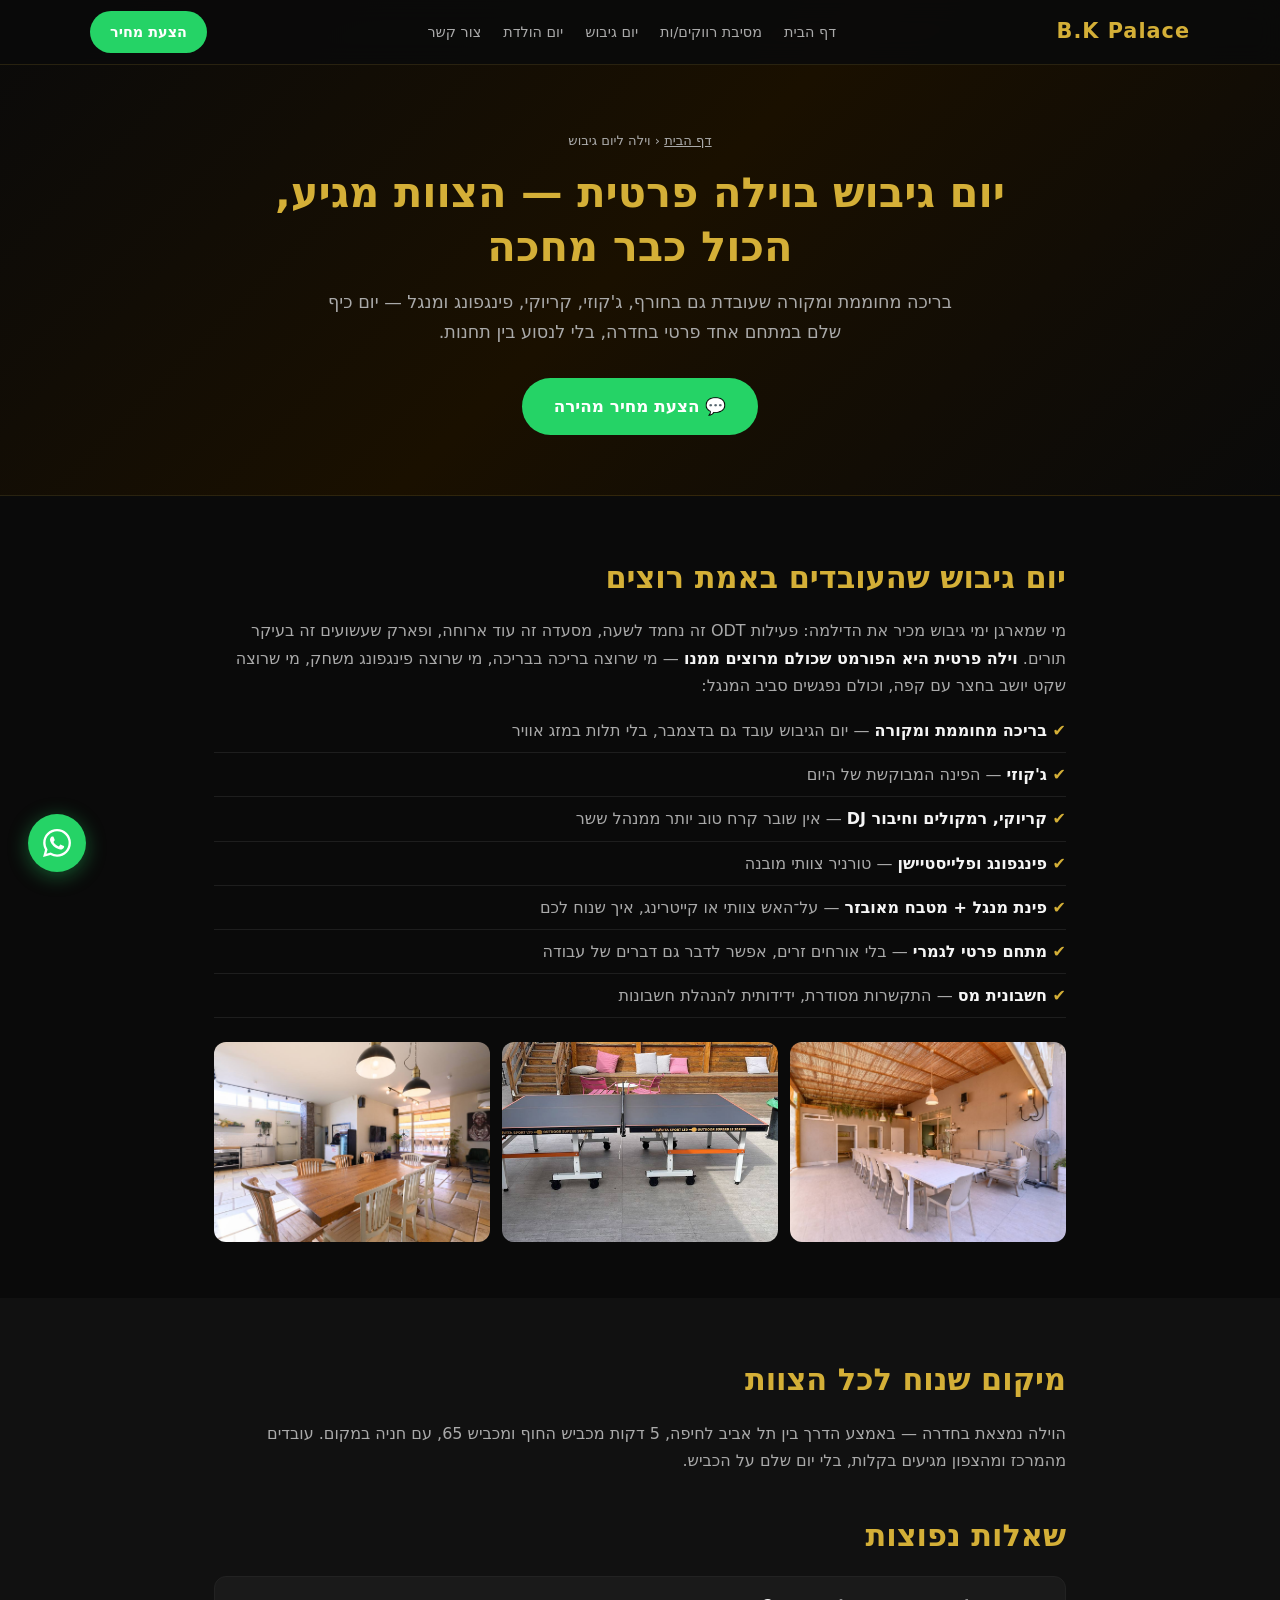
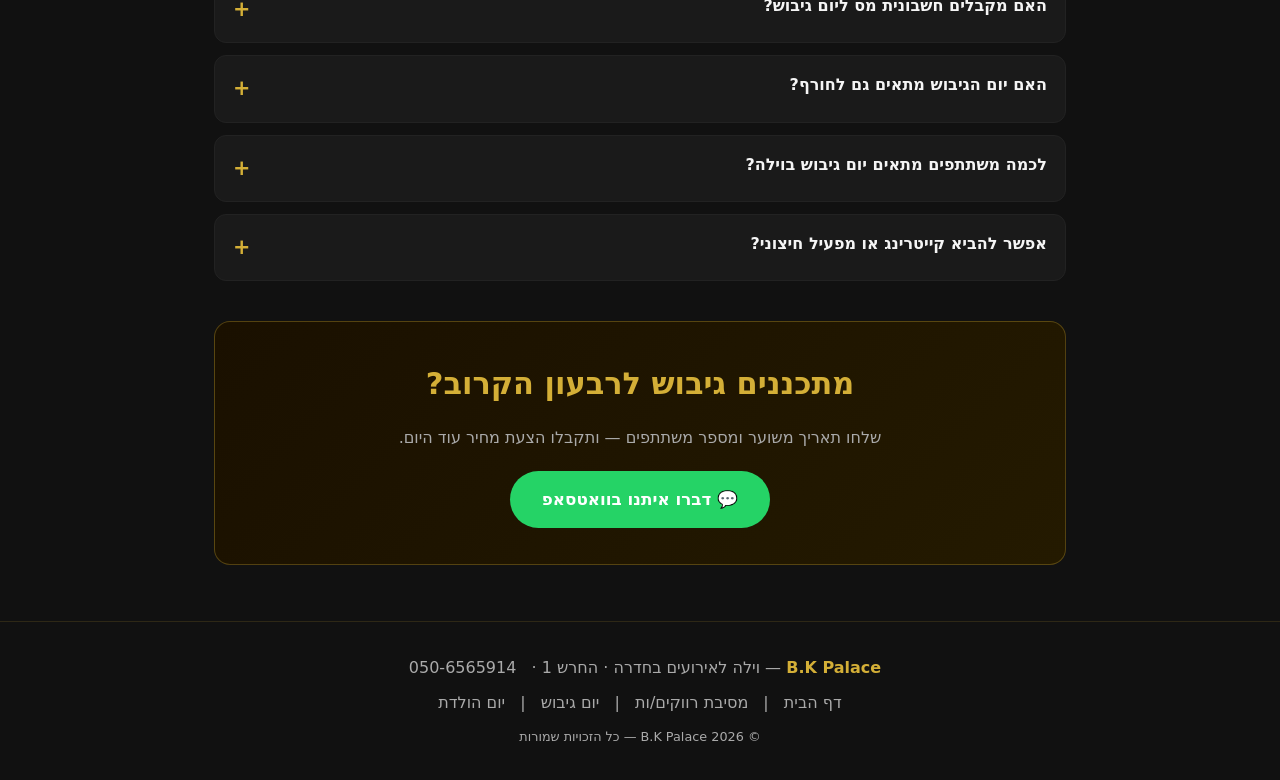
<file: yom-gibush.html>
<!DOCTYPE html>
<html lang="he" dir="rtl">
<head>
<meta charset="UTF-8">
<meta name="viewport" content="width=device-width, initial-scale=1.0">
<title>וילה ליום גיבוש לחברות וצוותים — בריכה מחוממת, קריוקי | B.K Palace</title>
<meta name="description" content="יום גיבוש לעובדים בוילה פרטית בחדרה: בריכה מחוממת ומקורה (גם בחורף!), ג'קוזי, קריוקי, פינגפונג ומנגל. עד 100 משתתפים, לינה ל-20, חשבונית מס לחברה. 050-6565914">
<meta name="robots" content="index, follow">
<meta name="theme-color" content="#0a0a0a">
<link rel="canonical" href="https://bkpalace.com/yom-gibush.html">
<meta property="og:type" content="website">
<meta property="og:locale" content="he_IL">
<meta property="og:site_name" content="B.K Palace">
<meta property="og:title" content="וילה ליום גיבוש לחברות וצוותים | B.K Palace חדרה">
<meta property="og:description" content="יום גיבוש בוילה פרטית: בריכה מחוממת, קריוקי, מנגל וכל מה שהצוות צריך — במקום אחד, במרכז הארץ.">
<meta property="og:url" content="https://bkpalace.com/yom-gibush.html">
<meta property="og:image" content="https://bkpalace.com/images/outdoor.jpg">
<link rel="stylesheet" href="/landing.css">
<link rel="icon" href="data:image/svg+xml,<svg xmlns='http://www.w3.org/2000/svg' viewBox='0 0 100 100'><text y='.9em' font-size='90'>👑</text></svg>">
<script type="application/ld+json">
{
  "@context": "https://schema.org",
  "@type": "Service",
  "name": "השכרת וילה לימי גיבוש לחברות וצוותים",
  "serviceType": "אירוח ימי גיבוש וימי כיף לעובדים בוילה פרטית",
  "provider": { "@id": "https://bkpalace.com/#venue" },
  "areaServed": { "@type": "Country", "name": "ישראל" },
  "description": "יום גיבוש לחברות וצוותים בוילה פרטית בחדרה: בריכה מחוממת ומקורה, ג'קוזי, קריוקי, פינגפונג, פלייסטיישן, פינת מנגל ומטבח מאובזר. התקשרות מסודרת עם חשבונית מס."
}
</script>
<script type="application/ld+json">
{
  "@context": "https://schema.org",
  "@type": "BreadcrumbList",
  "itemListElement": [
    { "@type": "ListItem", "position": 1, "name": "דף הבית", "item": "https://bkpalace.com/" },
    { "@type": "ListItem", "position": 2, "name": "וילה ליום גיבוש", "item": "https://bkpalace.com/yom-gibush.html" }
  ]
}
</script>
<script type="application/ld+json">
{
  "@context": "https://schema.org",
  "@type": "FAQPage",
  "mainEntity": [
    {
      "@type": "Question",
      "name": "האם מקבלים חשבונית מס ליום גיבוש?",
      "acceptedAnswer": { "@type": "Answer", "text": "כן — ההתקשרות מסודרת מראש וכוללת חשבונית מס כחוק, כך שהאישור מול הנהלת החשבונות של החברה פשוט ומהיר." }
    },
    {
      "@type": "Question",
      "name": "האם יום הגיבוש מתאים גם לחורף?",
      "acceptedAnswer": { "@type": "Answer", "text": "בהחלט — הבריכה מקורה ומחוממת והג'קוזי רותח, כך שיום הכיף עובד מצוין כל השנה, גם בימים קרים וגשומים." }
    },
    {
      "@type": "Question",
      "name": "לכמה משתתפים מתאים יום גיבוש בוילה?",
      "acceptedAnswer": { "@type": "Answer", "text": "הוילה מארחת עד 100 משתתפים ביום גיבוש, עם אפשרות לינה של עד 20 איש למי שרוצה להאריך את הגיבוש ללילה." }
    },
    {
      "@type": "Question",
      "name": "אפשר להביא קייטרינג או מפעיל חיצוני?",
      "acceptedAnswer": { "@type": "Answer", "text": "כן — המטבח המאובזר, פינת המנגל והחצר עובדים מצוין עם כל קייטרינג או מפעיל שתבחרו, ואפשר גם לעזור לכם עם קייטרינג מומלץ." }
    }
  ]
}
</script>
</head>
<body>

<nav aria-label="ניווט ראשי">
  <div class="nav-inner">
    <a class="nav-logo" href="/">B.K Palace</a>
    <ul class="nav-links">
      <li><a href="/">דף הבית</a></li>
      <li><a href="/mesibat-ravakim.html">מסיבת רווקים/ות</a></li>
      <li><a href="/yom-gibush.html">יום גיבוש</a></li>
      <li><a href="/yom-huledet.html">יום הולדת</a></li>
      <li><a href="/#contact">צור קשר</a></li>
    </ul>
    <a class="btn-wa" style="padding:9px 20px;font-size:.9rem" href="https://wa.me/972506565914?text=%D7%94%D7%99%D7%99%2C%20%D7%9E%D7%A2%D7%95%D7%A0%D7%99%D7%99%D7%9F%20%D7%91%D7%99%D7%95%D7%9D%20%D7%92%D7%99%D7%91%D7%95%D7%A9%20%D7%91%D7%95%D7%99%D7%9C%D7%94">הצעת מחיר</a>
  </div>
</nav>

<main>
  <div class="hero">
    <div class="breadcrumbs"><a href="/">דף הבית</a> ‹ וילה ליום גיבוש</div>
    <h1>יום גיבוש בוילה פרטית — הצוות מגיע, הכול כבר מחכה</h1>
    <p class="lead">בריכה מחוממת ומקורה שעובדת גם בחורף, ג'קוזי, קריוקי, פינגפונג ומנגל — יום כיף שלם במתחם אחד פרטי בחדרה, בלי לנסוע בין תחנות.</p>
    <a class="btn-wa" href="https://wa.me/972506565914?text=%D7%94%D7%99%D7%99%2C%20%D7%9E%D7%A2%D7%95%D7%A0%D7%99%D7%99%D7%9F%20%D7%91%D7%99%D7%95%D7%9D%20%D7%92%D7%99%D7%91%D7%95%D7%A9%20%D7%91%D7%95%D7%99%D7%9C%D7%94">💬 הצעת מחיר מהירה</a>
  </div>

  <section>
    <div class="container">
      <h2>יום גיבוש שהעובדים באמת רוצים</h2>
      <p>מי שמארגן ימי גיבוש מכיר את הדילמה: פעילות ODT זה נחמד לשעה, מסעדה זה עוד ארוחה, ופארק שעשועים זה בעיקר תורים. <strong>וילה פרטית היא הפורמט שכולם מרוצים ממנו</strong> — מי שרוצה בריכה בבריכה, מי שרוצה פינגפונג משחק, מי שרוצה שקט יושב בחצר עם קפה, וכולם נפגשים סביב המנגל:</p>
      <ul class="checks">
        <li><strong>בריכה מחוממת ומקורה</strong> — יום הגיבוש עובד גם בדצמבר, בלי תלות במזג אוויר</li>
        <li><strong>ג'קוזי</strong> — הפינה המבוקשת של היום</li>
        <li><strong>קריוקי, רמקולים וחיבור DJ</strong> — אין שובר קרח טוב יותר ממנהל ששר</li>
        <li><strong>פינגפונג ופלייסטיישן</strong> — טורניר צוותי מובנה</li>
        <li><strong>פינת מנגל + מטבח מאובזר</strong> — על־האש צוותי או קייטרינג, איך שנוח לכם</li>
        <li><strong>מתחם פרטי לגמרי</strong> — בלי אורחים זרים, אפשר לדבר גם דברים של עבודה</li>
        <li><strong>חשבונית מס</strong> — התקשרות מסודרת, ידידותית להנהלת חשבונות</li>
      </ul>
      <div class="img-row">
        <img src="/images/outdoor.jpg" alt="החצר הפרטית של הוילה ליום גיבוש" loading="lazy">
        <img src="/images/room1.jpg" alt="שולחן פינגפונג מקצועי לטורניר צוותי" loading="lazy">
        <img src="/images/dining.jpg" alt="חדר האוכל הגדול לארוחה משותפת" loading="lazy">
      </div>
    </div>
  </section>

  <section class="alt">
    <div class="container">
      <h2>מיקום שנוח לכל הצוות</h2>
      <p>הוילה נמצאת בחדרה — באמצע הדרך בין תל אביב לחיפה, 5 דקות מכביש החוף ומכביש 65, עם חניה במקום. עובדים מהמרכז ומהצפון מגיעים בקלות, בלי יום שלם על הכביש.</p>

      <h2 style="margin-top:36px">שאלות נפוצות</h2>
      <div class="faq-list">
        <details>
          <summary>האם מקבלים חשבונית מס ליום גיבוש?</summary>
          <p>כן — ההתקשרות מסודרת מראש וכוללת חשבונית מס כחוק, כך שהאישור מול הנהלת החשבונות של החברה פשוט ומהיר.</p>
        </details>
        <details>
          <summary>האם יום הגיבוש מתאים גם לחורף?</summary>
          <p>בהחלט — הבריכה מקורה ומחוממת והג'קוזי רותח, כך שיום הכיף עובד מצוין כל השנה, גם בימים קרים וגשומים.</p>
        </details>
        <details>
          <summary>לכמה משתתפים מתאים יום גיבוש בוילה?</summary>
          <p>הוילה מארחת עד 100 משתתפים ביום גיבוש, עם אפשרות לינה של עד 20 איש למי שרוצה להאריך את הגיבוש ללילה.</p>
        </details>
        <details>
          <summary>אפשר להביא קייטרינג או מפעיל חיצוני?</summary>
          <p>כן — המטבח המאובזר, פינת המנגל והחצר עובדים מצוין עם כל קייטרינג או מפעיל שתבחרו, ואפשר גם לעזור לכם עם קייטרינג מומלץ.</p>
        </details>
      </div>

      <div class="cta-band">
        <h2>מתכננים גיבוש לרבעון הקרוב?</h2>
        <p>שלחו תאריך משוער ומספר משתתפים — ותקבלו הצעת מחיר עוד היום.</p>
        <a class="btn-wa" href="https://wa.me/972506565914?text=%D7%94%D7%99%D7%99%2C%20%D7%9E%D7%A2%D7%95%D7%A0%D7%99%D7%99%D7%9F%20%D7%91%D7%99%D7%95%D7%9D%20%D7%92%D7%99%D7%91%D7%95%D7%A9%20%D7%91%D7%95%D7%99%D7%9C%D7%94">💬 דברו איתנו בוואטסאפ</a>
      </div>
    </div>
  </section>
</main>

<footer>
  <p><strong style="color:var(--gold)">B.K Palace</strong> — וילה לאירועים בחדרה · החרש 1 · <a href="tel:0506565914">050-6565914</a></p>
  <p style="margin-top:8px">
    <a href="/">דף הבית</a> |
    <a href="/mesibat-ravakim.html">מסיבת רווקים/ות</a> |
    <a href="/yom-gibush.html">יום גיבוש</a> |
    <a href="/yom-huledet.html">יום הולדת</a>
  </p>
  <p style="margin-top:10px;font-size:.8rem">© 2026 B.K Palace — כל הזכויות שמורות</p>
</footer>

<a class="wa-float" href="https://wa.me/972506565914?text=%D7%94%D7%99%D7%99%2C%20%D7%9E%D7%A2%D7%95%D7%A0%D7%99%D7%99%D7%9F%20%D7%91%D7%99%D7%95%D7%9D%20%D7%92%D7%99%D7%91%D7%95%D7%A9" aria-label="שלחו הודעת וואטסאפ">
  <svg width="28" height="28" viewBox="0 0 24 24" fill="white" aria-hidden="true"><path d="M17.472 14.382c-.297-.149-1.758-.867-2.03-.967-.273-.099-.471-.148-.67.15-.197.297-.767.966-.94 1.164-.173.199-.347.223-.644.075-.297-.15-1.255-.463-2.39-1.475-.883-.788-1.48-1.761-1.653-2.059-.173-.297-.018-.458.13-.606.134-.133.298-.347.446-.52.149-.174.198-.298.298-.497.099-.198.05-.371-.025-.52-.075-.149-.669-1.612-.916-2.207-.242-.579-.487-.5-.669-.51-.173-.008-.371-.01-.57-.01-.198 0-.52.074-.792.372-.272.297-1.04 1.016-1.04 2.479 0 1.462 1.065 2.875 1.213 3.074.149.198 2.096 3.2 5.077 4.487.709.306 1.262.489 1.694.625.712.227 1.36.195 1.871.118.571-.085 1.758-.719 2.006-1.413.248-.694.248-1.289.173-1.413-.074-.124-.272-.198-.57-.347m-5.421 7.403h-.004a9.87 9.87 0 01-5.031-1.378l-.361-.214-3.741.982.998-3.648-.235-.374a9.86 9.86 0 01-1.51-5.26c.001-5.45 4.436-9.884 9.888-9.884 2.64 0 5.122 1.03 6.988 2.898a9.825 9.825 0 012.893 6.994c-.003 5.45-4.437 9.884-9.885 9.884m8.413-18.297A11.815 11.815 0 0012.05 0C5.495 0 .16 5.335.157 11.892c0 2.096.547 4.142 1.588 5.945L.057 24l6.305-1.654a11.882 11.882 0 005.683 1.448h.005c6.554 0 11.89-5.335 11.893-11.893a11.821 11.821 0 00-3.48-8.413z"/></svg>
</a>

</body>
</html>
</file>
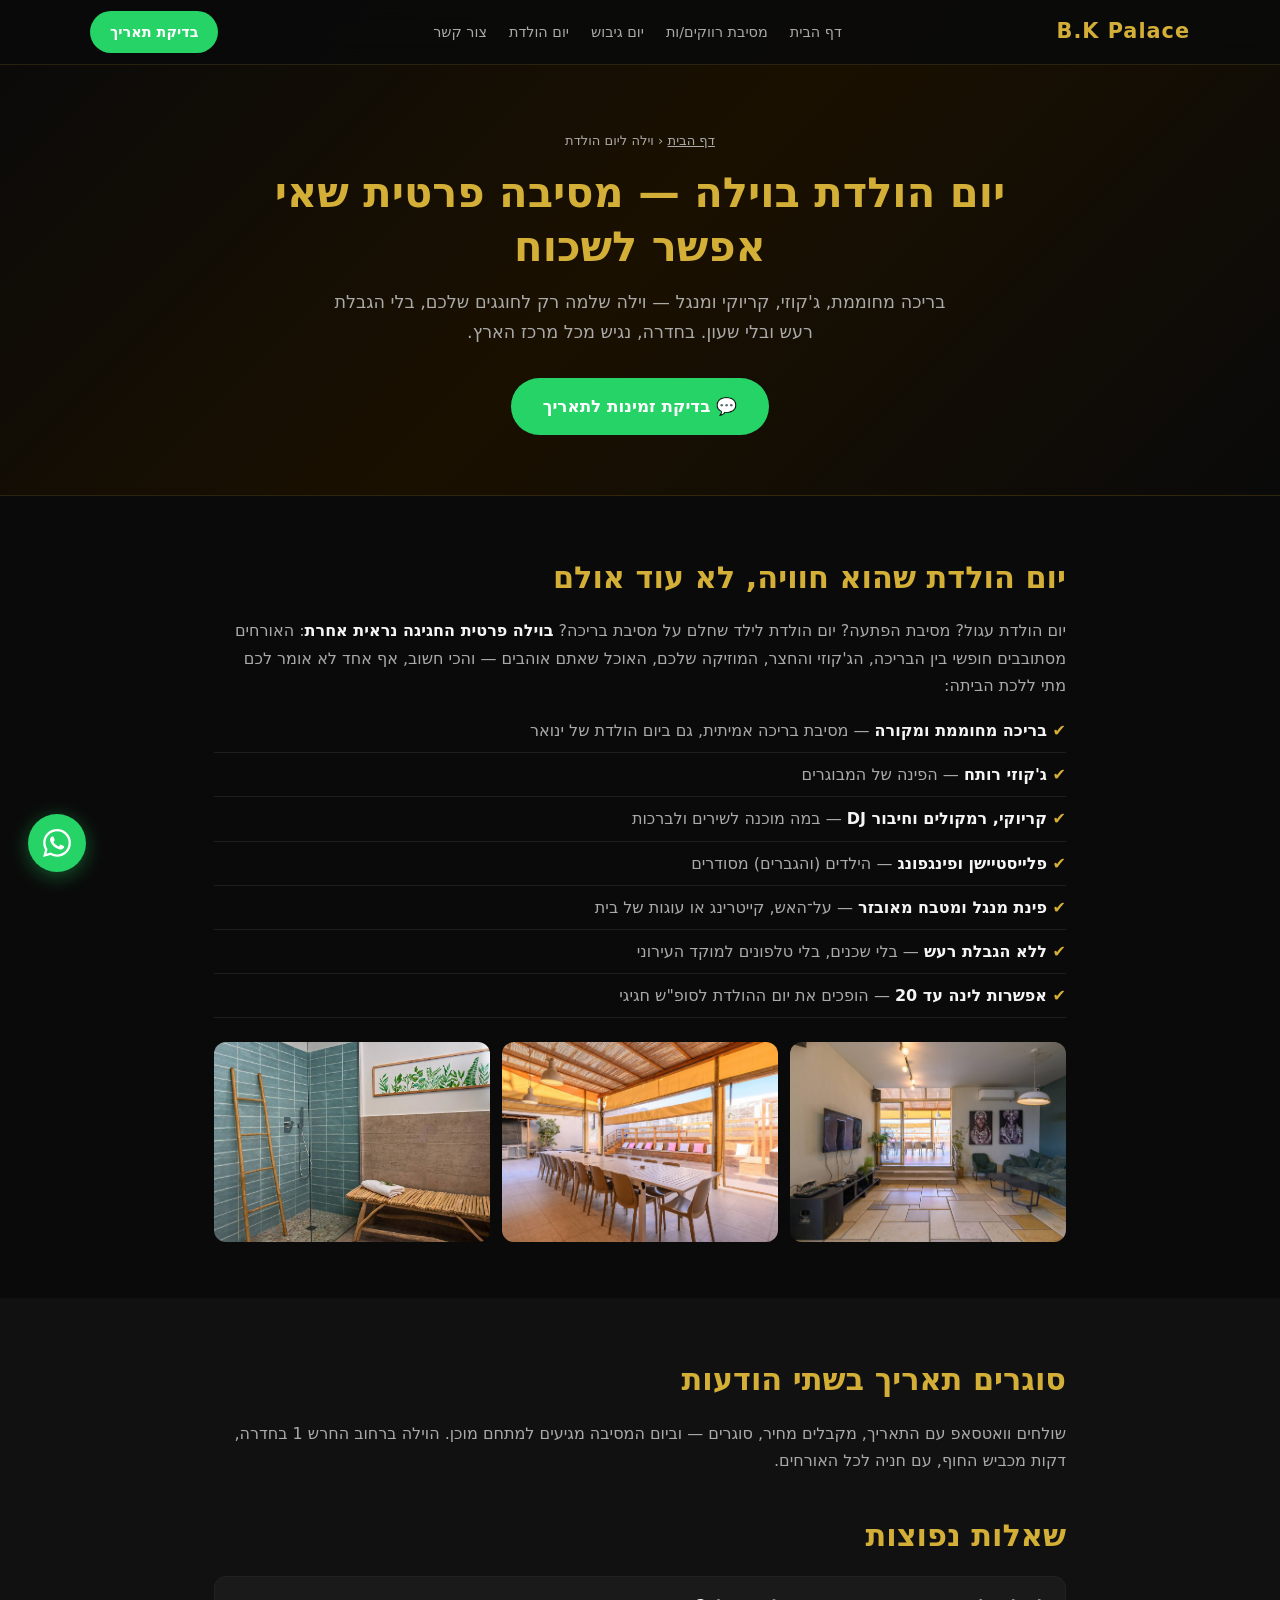
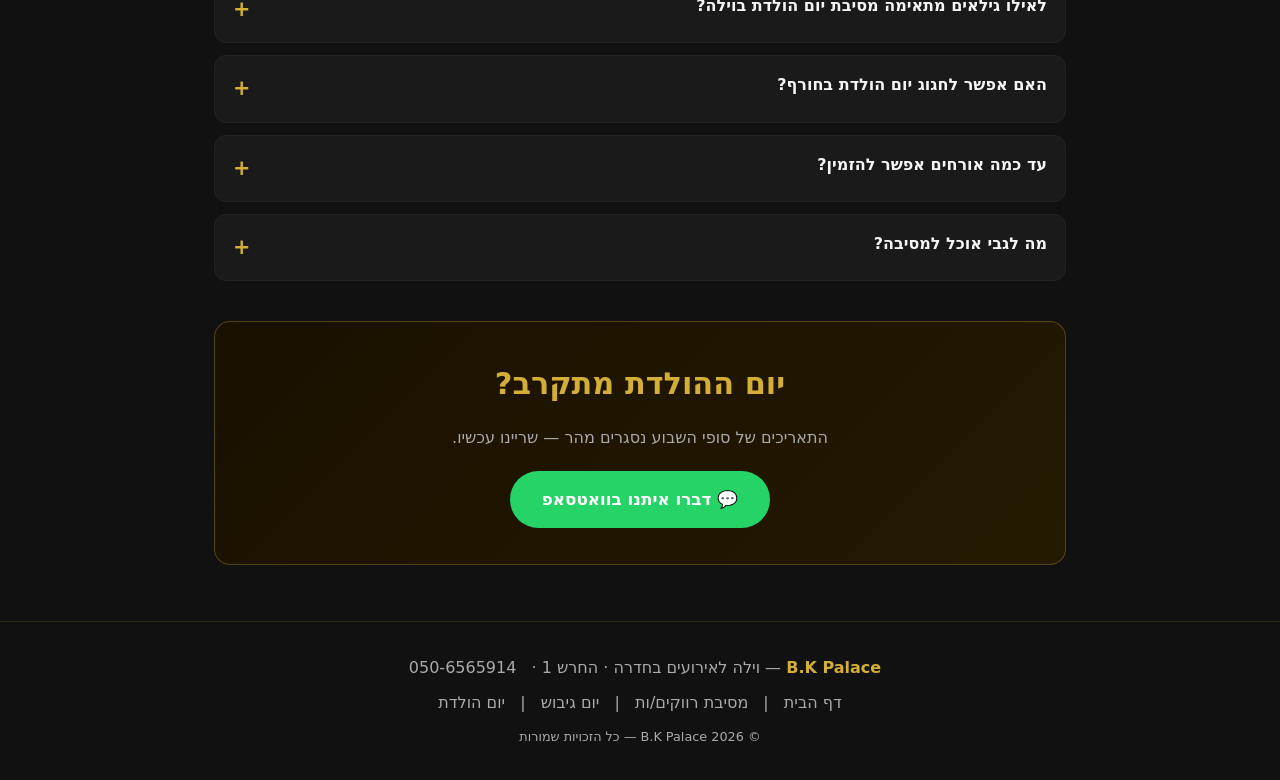
<file: yom-huledet.html>
<!DOCTYPE html>
<html lang="he" dir="rtl">
<head>
<meta charset="UTF-8">
<meta name="viewport" content="width=device-width, initial-scale=1.0">
<title>וילה ליום הולדת בחדרה — מסיבה פרטית עם בריכה מחוממת | B.K Palace</title>
<meta name="description" content="וילה ליום הולדת בחדרה: מסיבה פרטית עם בריכה מחוממת, ג'קוזי, קריוקי ופינת מנגל — בלי הגבלת רעש ובלי שכנים. עד 100 אורחים, לכל הגילאים, אפשרות לינה עד 20. 050-6565914">
<meta name="robots" content="index, follow">
<meta name="theme-color" content="#0a0a0a">
<link rel="canonical" href="https://bkpalace.com/yom-huledet.html">
<meta property="og:type" content="website">
<meta property="og:locale" content="he_IL">
<meta property="og:site_name" content="B.K Palace">
<meta property="og:title" content="וילה ליום הולדת — מסיבה פרטית עם בריכה מחוממת | B.K Palace">
<meta property="og:description" content="יום הולדת בוילה פרטית בחדרה: בריכה מחוממת, קריוקי, מנגל — בלי הגבלת רעש. לכל הגילאים.">
<meta property="og:url" content="https://bkpalace.com/yom-huledet.html">
<meta property="og:image" content="https://bkpalace.com/images/living1.jpg">
<link rel="stylesheet" href="/landing.css">
<link rel="icon" href="data:image/svg+xml,<svg xmlns='http://www.w3.org/2000/svg' viewBox='0 0 100 100'><text y='.9em' font-size='90'>👑</text></svg>">
<script type="application/ld+json">
{
  "@context": "https://schema.org",
  "@type": "Service",
  "name": "השכרת וילה לימי הולדת ומסיבות",
  "serviceType": "אירוח ימי הולדת ומסיבות פרטיות בוילה",
  "provider": { "@id": "https://bkpalace.com/#venue" },
  "areaServed": { "@type": "Country", "name": "ישראל" },
  "description": "יום הולדת בוילה פרטית בחדרה: בריכה מחוממת ומקורה, ג'קוזי, קריוקי, פלייסטיישן, פינת מנגל וחצר פרטית — ללא הגבלת רעש, לכל הגילאים, עם אפשרות לינה עד 20 איש."
}
</script>
<script type="application/ld+json">
{
  "@context": "https://schema.org",
  "@type": "BreadcrumbList",
  "itemListElement": [
    { "@type": "ListItem", "position": 1, "name": "דף הבית", "item": "https://bkpalace.com/" },
    { "@type": "ListItem", "position": 2, "name": "וילה ליום הולדת", "item": "https://bkpalace.com/yom-huledet.html" }
  ]
}
</script>
<script type="application/ld+json">
{
  "@context": "https://schema.org",
  "@type": "FAQPage",
  "mainEntity": [
    {
      "@type": "Question",
      "name": "לאילו גילאים מתאימה מסיבת יום הולדת בוילה?",
      "acceptedAnswer": { "@type": "Answer", "text": "לכולם — ימי הולדת לילדים עם הבריכה והפלייסטיישן, ימי הולדת עגולים למבוגרים עם קריוקי ומנגל, וחגיגות משפחתיות רב-דוריות. המתחם פרטי ובטוח." }
    },
    {
      "@type": "Question",
      "name": "האם אפשר לחגוג יום הולדת בחורף?",
      "acceptedAnswer": { "@type": "Answer", "text": "כן! הבריכה מקורה ומחוממת כל השנה — מסיבת בריכה עובדת אצלנו גם בינואר, והג'קוזי החם משלים את החוויה." }
    },
    {
      "@type": "Question",
      "name": "עד כמה אורחים אפשר להזמין?",
      "acceptedAnswer": { "@type": "Answer", "text": "הוילה מארחת מסיבות של עד 100 אורחים, עם אפשרות לינה של עד 20 איש. ספרו לנו כמה חוגגים ונתאים את המתחם." }
    },
    {
      "@type": "Question",
      "name": "מה לגבי אוכל למסיבה?",
      "acceptedAnswer": { "@type": "Answer", "text": "יש פינת מנגל ומטבח מאובזר לחלוטין — אפשר להביא הכול לבד, להזמין קייטרינג, או להתייעץ איתנו על קייטרינג מומלץ." }
    }
  ]
}
</script>
</head>
<body>

<nav aria-label="ניווט ראשי">
  <div class="nav-inner">
    <a class="nav-logo" href="/">B.K Palace</a>
    <ul class="nav-links">
      <li><a href="/">דף הבית</a></li>
      <li><a href="/mesibat-ravakim.html">מסיבת רווקים/ות</a></li>
      <li><a href="/yom-gibush.html">יום גיבוש</a></li>
      <li><a href="/yom-huledet.html">יום הולדת</a></li>
      <li><a href="/#contact">צור קשר</a></li>
    </ul>
    <a class="btn-wa" style="padding:9px 20px;font-size:.9rem" href="https://wa.me/972506565914?text=%D7%94%D7%99%D7%99%2C%20%D7%9E%D7%A2%D7%95%D7%A0%D7%99%D7%99%D7%9F%20%D7%91%D7%95%D7%99%D7%9C%D7%94%20%D7%9C%D7%99%D7%95%D7%9D%20%D7%94%D7%95%D7%9C%D7%93%D7%AA">בדיקת תאריך</a>
  </div>
</nav>

<main>
  <div class="hero">
    <div class="breadcrumbs"><a href="/">דף הבית</a> ‹ וילה ליום הולדת</div>
    <h1>יום הולדת בוילה — מסיבה פרטית שאי אפשר לשכוח</h1>
    <p class="lead">בריכה מחוממת, ג'קוזי, קריוקי ומנגל — וילה שלמה רק לחוגגים שלכם, בלי הגבלת רעש ובלי שעון. בחדרה, נגיש מכל מרכז הארץ.</p>
    <a class="btn-wa" href="https://wa.me/972506565914?text=%D7%94%D7%99%D7%99%2C%20%D7%9E%D7%A2%D7%95%D7%A0%D7%99%D7%99%D7%9F%20%D7%91%D7%95%D7%99%D7%9C%D7%94%20%D7%9C%D7%99%D7%95%D7%9D%20%D7%94%D7%95%D7%9C%D7%93%D7%AA">💬 בדיקת זמינות לתאריך</a>
  </div>

  <section>
    <div class="container">
      <h2>יום הולדת שהוא חוויה, לא עוד אולם</h2>
      <p>יום הולדת עגול? מסיבת הפתעה? יום הולדת לילד שחלם על מסיבת בריכה? <strong>בוילה פרטית החגיגה נראית אחרת</strong>: האורחים מסתובבים חופשי בין הבריכה, הג'קוזי והחצר, המוזיקה שלכם, האוכל שאתם אוהבים — והכי חשוב, אף אחד לא אומר לכם מתי ללכת הביתה:</p>
      <ul class="checks">
        <li><strong>בריכה מחוממת ומקורה</strong> — מסיבת בריכה אמיתית, גם ביום הולדת של ינואר</li>
        <li><strong>ג'קוזי רותח</strong> — הפינה של המבוגרים</li>
        <li><strong>קריוקי, רמקולים וחיבור DJ</strong> — במה מוכנה לשירים ולברכות</li>
        <li><strong>פלייסטיישן ופינגפונג</strong> — הילדים (והגברים) מסודרים</li>
        <li><strong>פינת מנגל ומטבח מאובזר</strong> — על־האש, קייטרינג או עוגות של בית</li>
        <li><strong>ללא הגבלת רעש</strong> — בלי שכנים, בלי טלפונים למוקד העירוני</li>
        <li><strong>אפשרות לינה עד 20</strong> — הופכים את יום ההולדת לסופ"ש חגיגי</li>
      </ul>
      <div class="img-row">
        <img src="/images/living1.jpg" alt="הסלון המעוצב של הוילה ליום הולדת" loading="lazy">
        <img src="/images/pool3.jpg" alt="חדר האוכל המקורה למסיבות" loading="lazy">
        <img src="/images/area3.jpg" alt="פינת בילוי בוילה" loading="lazy">
      </div>
    </div>
  </section>

  <section class="alt">
    <div class="container">
      <h2>סוגרים תאריך בשתי הודעות</h2>
      <p>שולחים וואטסאפ עם התאריך, מקבלים מחיר, סוגרים — וביום המסיבה מגיעים למתחם מוכן. הוילה ברחוב החרש 1 בחדרה, דקות מכביש החוף, עם חניה לכל האורחים.</p>

      <h2 style="margin-top:36px">שאלות נפוצות</h2>
      <div class="faq-list">
        <details>
          <summary>לאילו גילאים מתאימה מסיבת יום הולדת בוילה?</summary>
          <p>לכולם — ימי הולדת לילדים עם הבריכה והפלייסטיישן, ימי הולדת עגולים למבוגרים עם קריוקי ומנגל, וחגיגות משפחתיות רב-דוריות. המתחם פרטי ובטוח.</p>
        </details>
        <details>
          <summary>האם אפשר לחגוג יום הולדת בחורף?</summary>
          <p>כן! הבריכה מקורה ומחוממת כל השנה — מסיבת בריכה עובדת אצלנו גם בינואר, והג'קוזי החם משלים את החוויה.</p>
        </details>
        <details>
          <summary>עד כמה אורחים אפשר להזמין?</summary>
          <p>הוילה מארחת מסיבות של עד 100 אורחים, עם אפשרות לינה של עד 20 איש. ספרו לנו כמה חוגגים ונתאים את המתחם.</p>
        </details>
        <details>
          <summary>מה לגבי אוכל למסיבה?</summary>
          <p>יש פינת מנגל ומטבח מאובזר לחלוטין — אפשר להביא הכול לבד, להזמין קייטרינג, או להתייעץ איתנו על קייטרינג מומלץ.</p>
        </details>
      </div>

      <div class="cta-band">
        <h2>יום ההולדת מתקרב?</h2>
        <p>התאריכים של סופי השבוע נסגרים מהר — שריינו עכשיו.</p>
        <a class="btn-wa" href="https://wa.me/972506565914?text=%D7%94%D7%99%D7%99%2C%20%D7%9E%D7%A2%D7%95%D7%A0%D7%99%D7%99%D7%9F%20%D7%91%D7%95%D7%99%D7%9C%D7%94%20%D7%9C%D7%99%D7%95%D7%9D%20%D7%94%D7%95%D7%9C%D7%93%D7%AA">💬 דברו איתנו בוואטסאפ</a>
      </div>
    </div>
  </section>
</main>

<footer>
  <p><strong style="color:var(--gold)">B.K Palace</strong> — וילה לאירועים בחדרה · החרש 1 · <a href="tel:0506565914">050-6565914</a></p>
  <p style="margin-top:8px">
    <a href="/">דף הבית</a> |
    <a href="/mesibat-ravakim.html">מסיבת רווקים/ות</a> |
    <a href="/yom-gibush.html">יום גיבוש</a> |
    <a href="/yom-huledet.html">יום הולדת</a>
  </p>
  <p style="margin-top:10px;font-size:.8rem">© 2026 B.K Palace — כל הזכויות שמורות</p>
</footer>

<a class="wa-float" href="https://wa.me/972506565914?text=%D7%94%D7%99%D7%99%2C%20%D7%9E%D7%A2%D7%95%D7%A0%D7%99%D7%99%D7%9F%20%D7%91%D7%95%D7%99%D7%9C%D7%94%20%D7%9C%D7%99%D7%95%D7%9D%20%D7%94%D7%95%D7%9C%D7%93%D7%AA" aria-label="שלחו הודעת וואטסאפ">
  <svg width="28" height="28" viewBox="0 0 24 24" fill="white" aria-hidden="true"><path d="M17.472 14.382c-.297-.149-1.758-.867-2.03-.967-.273-.099-.471-.148-.67.15-.197.297-.767.966-.94 1.164-.173.199-.347.223-.644.075-.297-.15-1.255-.463-2.39-1.475-.883-.788-1.48-1.761-1.653-2.059-.173-.297-.018-.458.13-.606.134-.133.298-.347.446-.52.149-.174.198-.298.298-.497.099-.198.05-.371-.025-.52-.075-.149-.669-1.612-.916-2.207-.242-.579-.487-.5-.669-.51-.173-.008-.371-.01-.57-.01-.198 0-.52.074-.792.372-.272.297-1.04 1.016-1.04 2.479 0 1.462 1.065 2.875 1.213 3.074.149.198 2.096 3.2 5.077 4.487.709.306 1.262.489 1.694.625.712.227 1.36.195 1.871.118.571-.085 1.758-.719 2.006-1.413.248-.694.248-1.289.173-1.413-.074-.124-.272-.198-.57-.347m-5.421 7.403h-.004a9.87 9.87 0 01-5.031-1.378l-.361-.214-3.741.982.998-3.648-.235-.374a9.86 9.86 0 01-1.51-5.26c.001-5.45 4.436-9.884 9.888-9.884 2.64 0 5.122 1.03 6.988 2.898a9.825 9.825 0 012.893 6.994c-.003 5.45-4.437 9.884-9.885 9.884m8.413-18.297A11.815 11.815 0 0012.05 0C5.495 0 .16 5.335.157 11.892c0 2.096.547 4.142 1.588 5.945L.057 24l6.305-1.654a11.882 11.882 0 005.683 1.448h.005c6.554 0 11.89-5.335 11.893-11.893a11.821 11.821 0 00-3.48-8.413z"/></svg>
</a>

</body>
</html>
</file>
<file: landing.css>
/* עיצוב משותף לדפי הנחיתה — תואם לשפה העיצובית של index.html */
:root{--gold:#d4af37;--gold2:#f0d060;--dark:#0a0a0a;--dark2:#111;--dark3:#1a1a1a;--text:#f5f5f5;--text2:#aaa;--whatsapp:#25D366;}
*{box-sizing:border-box;margin:0;padding:0;}
html{scroll-behavior:smooth;}
body{background:var(--dark);color:var(--text);font-family:-apple-system,'Segoe UI',system-ui,sans-serif;overflow-x:hidden;line-height:1.7;}
.container{max-width:900px;margin:0 auto;padding:0 24px;}
body>nav{position:fixed;top:0;width:100%;z-index:1000;background:rgba(10,10,10,.92);backdrop-filter:blur(12px);border-bottom:1px solid rgba(212,175,55,.15);padding:0 24px;}
.nav-inner{max-width:1100px;margin:0 auto;display:flex;align-items:center;justify-content:space-between;height:64px;}
.nav-logo{font-size:1.3rem;font-weight:800;color:var(--gold);letter-spacing:1px;text-decoration:none;}
.nav-links{display:flex;gap:22px;list-style:none;}
.nav-links a{color:var(--text2);text-decoration:none;font-size:.9rem;}
.nav-links a:hover{color:var(--gold);}
@media(max-width:768px){.nav-links{display:none;}}
.hero{padding:130px 24px 60px;text-align:center;background:linear-gradient(135deg,#0a0a0a 0%,#1a1000 50%,#0a0a0a 100%);border-bottom:1px solid rgba(212,175,55,.15);}
.breadcrumbs{font-size:.82rem;color:var(--text2);margin-bottom:14px;}
.breadcrumbs a{color:var(--text2);}
h1{font-size:clamp(1.7rem,5vw,2.6rem);font-weight:900;color:var(--gold);line-height:1.3;max-width:800px;margin:0 auto 14px;}
.hero p.lead{color:var(--text2);font-size:1.1rem;max-width:640px;margin:0 auto 30px;}
.btn-wa{display:inline-flex;align-items:center;gap:10px;background:var(--whatsapp);color:white;padding:14px 32px;border-radius:50px;font-weight:700;font-size:1.05rem;text-decoration:none;transition:.2s;}
.btn-wa:hover{background:#1ebe5d;transform:translateY(-2px);}
section{padding:56px 24px;}
section.alt{background:var(--dark2);}
h2{font-size:clamp(1.3rem,3.5vw,1.9rem);font-weight:800;color:var(--gold);margin-bottom:14px;}
p,li{color:var(--text2);font-size:1rem;}
strong{color:var(--text);}
ul.checks{list-style:none;margin-top:10px;}
ul.checks li{padding:8px 0;border-bottom:1px solid #1e1e1e;}
ul.checks li::before{content:'✔ ';color:var(--gold);font-weight:700;}
.img-row{display:grid;grid-template-columns:repeat(auto-fit,minmax(220px,1fr));gap:12px;margin-top:24px;}
.img-row img{width:100%;height:200px;object-fit:cover;border-radius:12px;}
.faq-list{margin-top:10px;}
.faq-list details{background:var(--dark3);border:1px solid #222;border-radius:12px;margin-bottom:12px;overflow:hidden;}
.faq-list details[open],.faq-list details:hover{border-color:rgba(212,175,55,.4);}
.faq-list summary{cursor:pointer;font-weight:700;padding:15px 18px;list-style:none;display:flex;justify-content:space-between;gap:12px;color:var(--text);}
.faq-list summary::-webkit-details-marker{display:none;}
.faq-list summary::after{content:'+';color:var(--gold);font-size:1.3rem;}
.faq-list details[open] summary::after{content:'–';}
.faq-list details p{padding:0 18px 16px;}
.cta-band{background:linear-gradient(135deg,#1a1000,#241a00);border:1px solid rgba(212,175,55,.3);border-radius:16px;text-align:center;padding:36px 24px;margin-top:40px;}
.cta-band p{margin-bottom:20px;}
footer{background:var(--dark2);border-top:1px solid rgba(212,175,55,.15);padding:32px 24px;text-align:center;color:var(--text2);font-size:.9rem;}
footer a{color:var(--text2);text-decoration:none;margin:0 10px;}
footer a:hover{color:var(--gold);}
.wa-float{position:fixed;bottom:28px;left:28px;z-index:9000;background:var(--whatsapp);border-radius:50%;width:58px;height:58px;display:flex;align-items:center;justify-content:center;box-shadow:0 4px 20px rgba(37,211,102,.4);text-decoration:none;}
</file>
